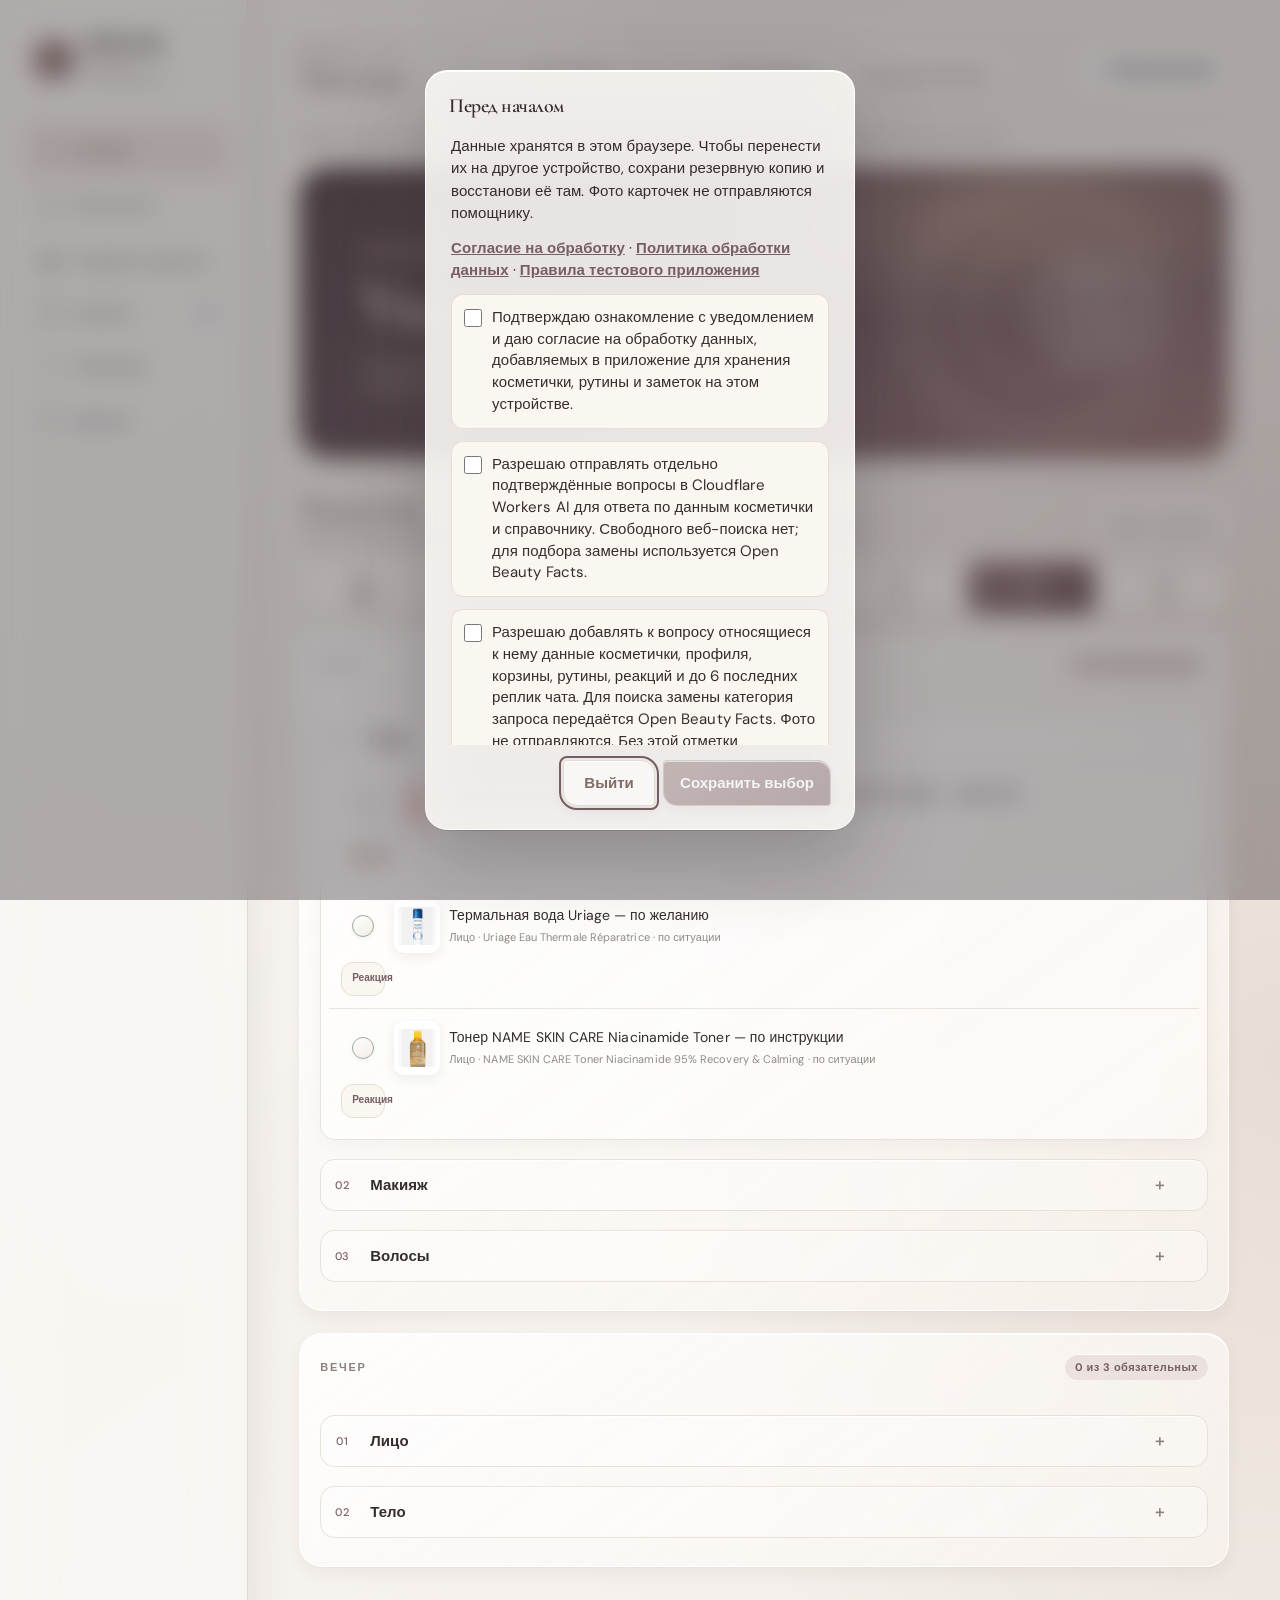
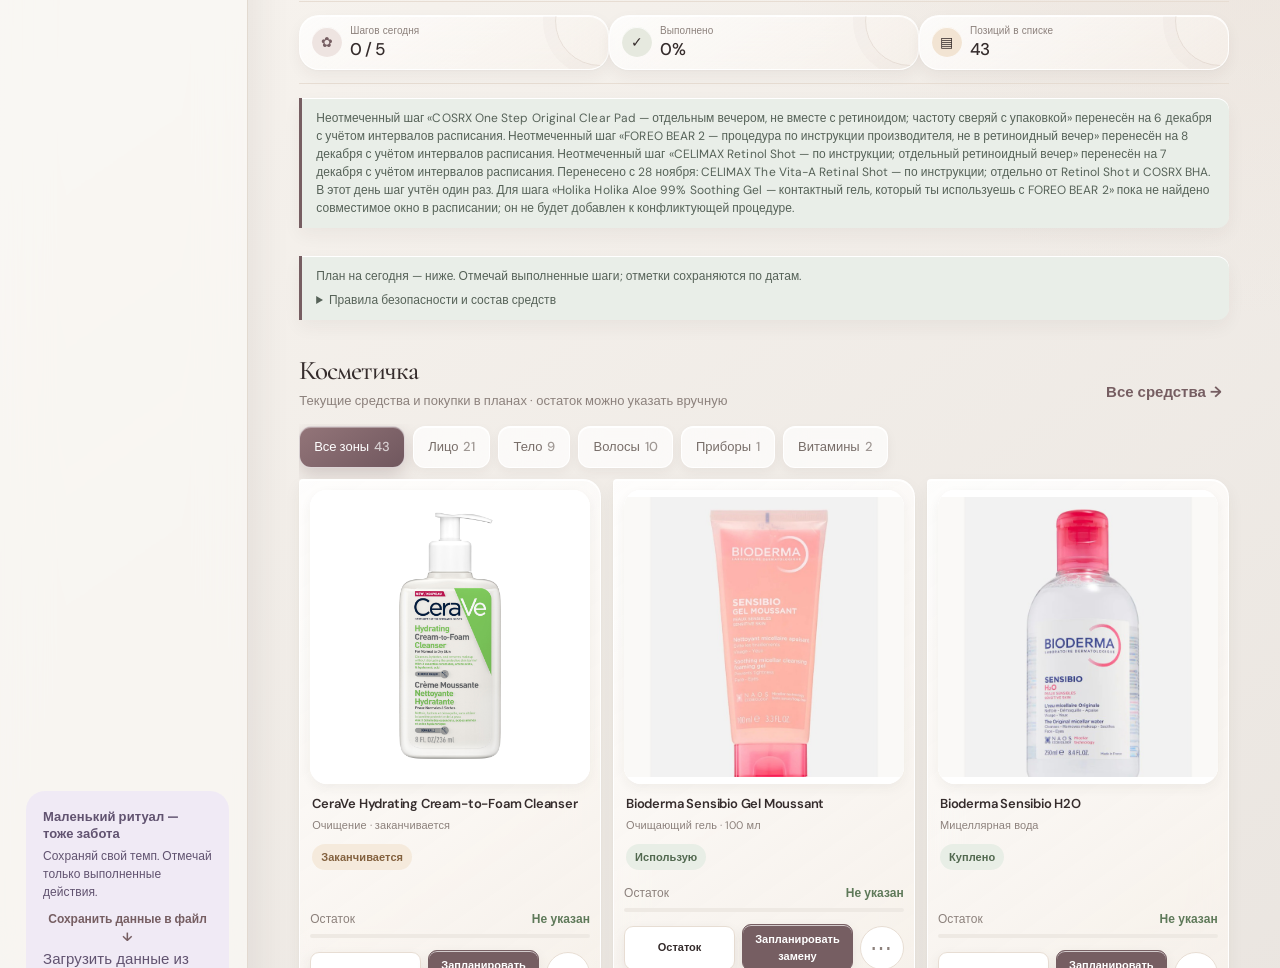
<file: index.html>
<!doctype html><html lang="ru"><head><meta charset="utf-8"><meta name="robots" content="noindex,nofollow"><meta http-equiv="refresh" content="0; url=personal/"><title>Мой уход</title></head><body><a href="personal/">Открыть</a></body></html>
</file>
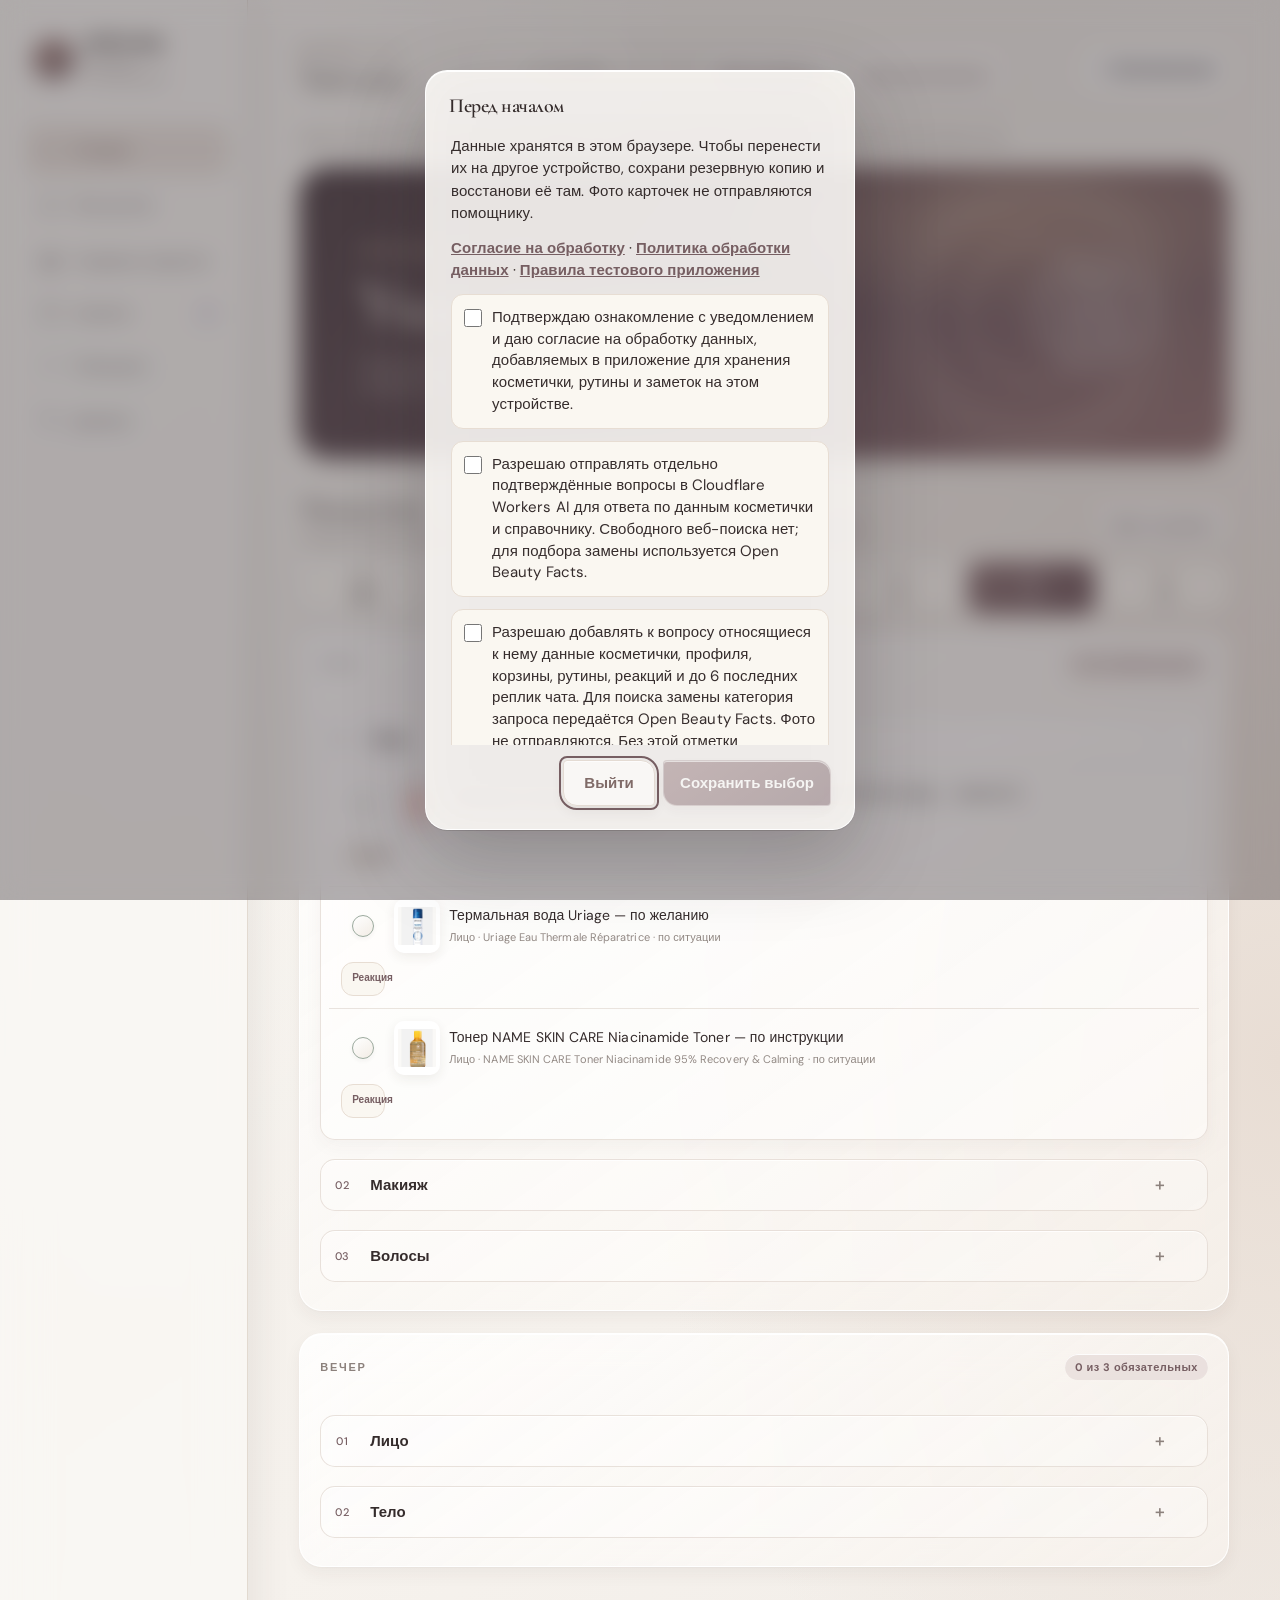
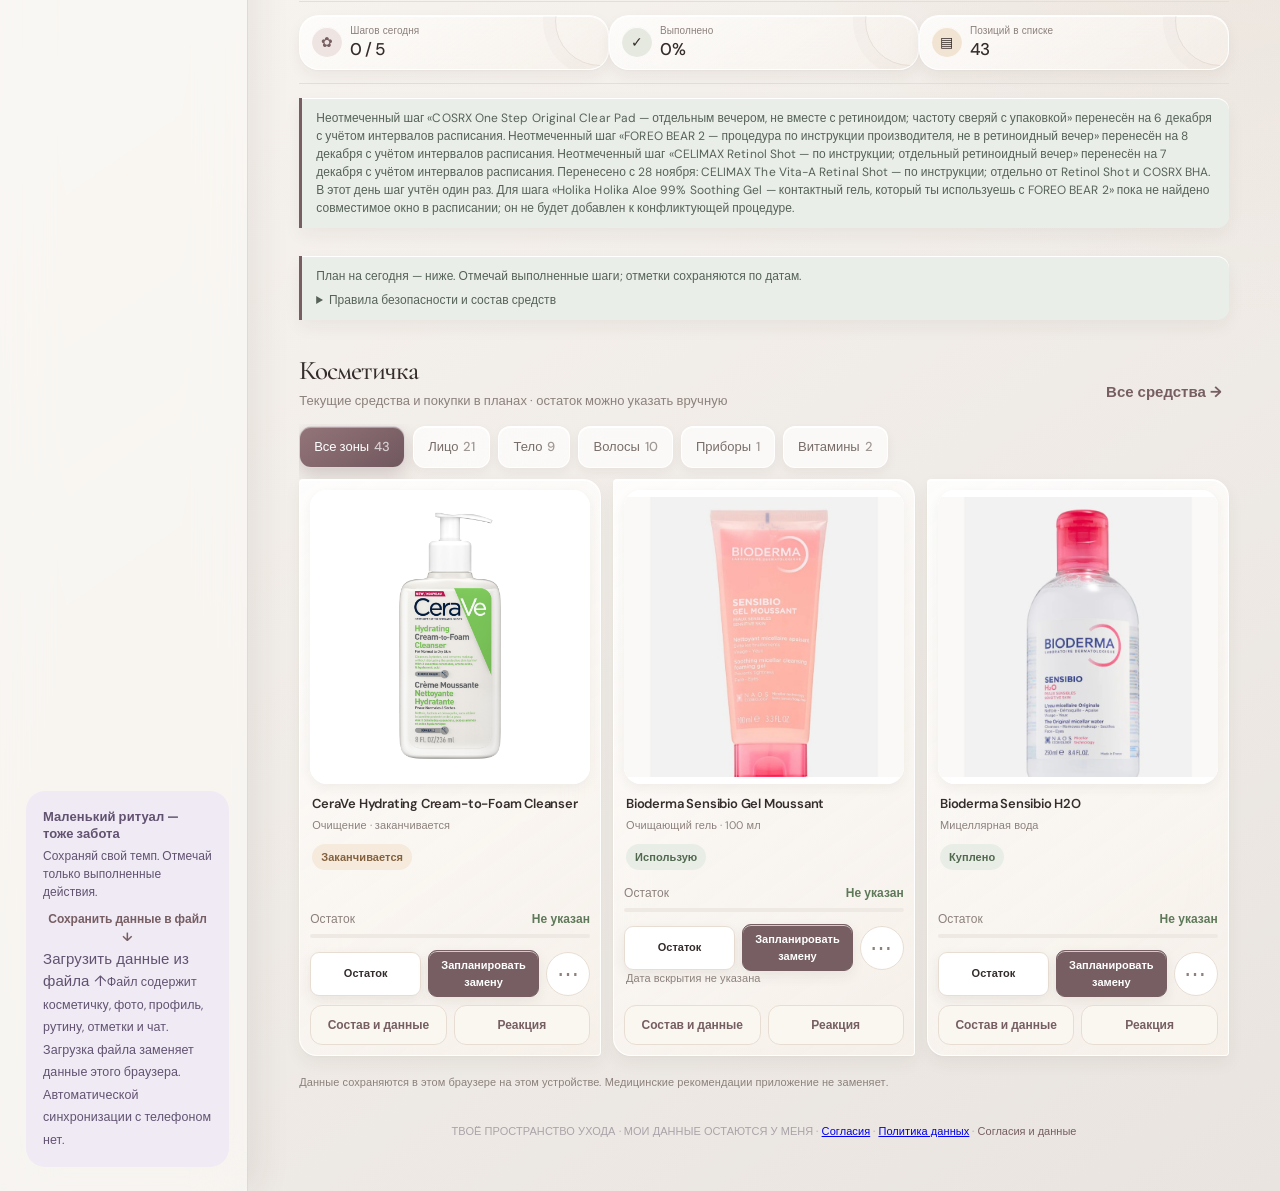
<file: personal/index.html>
<!doctype html>
<html lang="ru" data-storage-prefix="moyuhod-me" data-app-mode="personal" data-cloud="off" data-legal-base="../">
<head>
<meta name="robots" content="noindex,nofollow">
<base href="./">
<meta charset="utf-8">
<meta name="viewport" content="width=device-width,initial-scale=1">
<meta name="apple-mobile-web-app-capable" content="yes">
<meta name="apple-mobile-web-app-title" content="Мой уход · личное">
<link rel="apple-touch-icon" href="../icons/icon-180.png">
<link rel="manifest" href="../manifest-personal.webmanifest">
<meta name="theme-color" content="#f8f6f3">
<meta name="description" content="Личный органайзер ежедневного ухода, каталога средств и помощника по составам.">
<title>Мой уход — личный органайзер</title>
<style>
@import url('https://fonts.googleapis.com/css2?family=Cormorant+Garamond:wght@500;600;700&family=DM+Sans:wght@400;500;600;700&display=swap');
:root{--bg:#f8f6f3;--surface:#fff;--ink:#29272b;--muted:#89848b;--line:#ece8e4;--purple:#7d68a2;--purple-light:#eee9f6;--pink:#f1d8d7;--peach:#f4e4d4;--green:#e2ebdd;--green-ink:#5e7959;--blue:#e0ebef;--shadow:0 14px 40px rgba(58,45,64,.07);--radius:23px}*{box-sizing:border-box}body{margin:0;background:var(--bg);color:var(--ink);font:15px/1.5 'DM Sans',-apple-system,BlinkMacSystemFont,sans-serif}button,input,select,textarea{font:inherit}button{cursor:pointer}.app{max-width:1440px;min-height:100vh;margin:auto;display:grid;grid-template-columns:248px minmax(0,1fr)}aside{padding:30px 18px 24px 26px;border-right:1px solid var(--line);display:flex;flex-direction:column;gap:36px}.brand{display:flex;align-items:center;gap:11px;padding:0 8px}.brand-mark{height:42px;width:42px;border-radius:15px;display:grid;place-items:center;background:var(--purple);color:white;font-size:22px}.brand strong{font:700 18px DM Sans,sans-serif;letter-spacing:-.6px}.brand small{display:block;color:var(--muted);font-size:11px;letter-spacing:.04em}.nav{display:grid;gap:6px}.nav button{border:0;background:transparent;color:#716c73;display:flex;align-items:center;gap:13px;text-align:left;padding:12px 13px;border-radius:14px;font-weight:600}.nav button:hover{background:#f0edeb}.nav button.active{background:var(--purple-light);color:var(--purple)}.icon{font-size:19px;width:21px;text-align:center}.aside-bottom{margin-top:auto;border-radius:19px;background:#f0eaf5;padding:17px;color:#615370}.aside-bottom strong{display:block;font:700 13px DM Sans,sans-serif;margin-bottom:5px}.aside-bottom p{font-size:12px;line-height:1.5;margin:0}.aside-bottom button{border:0;background:transparent;padding:9px 0 0;color:var(--purple);font-weight:700;font-size:12px}.main{padding:32px clamp(20px,4vw,56px) 52px;min-width:0}.top{display:flex;justify-content:space-between;align-items:center;gap:16px;margin-bottom:27px}.eyebrow{font-size:11px;color:var(--muted);font-weight:700;letter-spacing:.11em;text-transform:uppercase}.top h1{margin:3px 0 0;font:700 clamp(24px,3vw,32px) DM Sans,sans-serif;letter-spacing:-1.3px}.today-pill{display:flex;align-items:center;gap:10px;padding:9px 14px;background:white;border:1px solid var(--line);border-radius:999px;color:#625e63;font-size:13px;font-weight:600}.today-pill span:first-child{font-size:17px}.view{display:none}.view.active{display:block}.welcome{position:relative;overflow:hidden;border-radius:28px;background:linear-gradient(115deg,#eee8f5 0%,#f3e9e7 55%,#f3e4d4 100%);padding:clamp(23px,4vw,38px);min-height:220px;display:flex;align-items:center;margin-bottom:22px}.welcome::after{content:'✿';position:absolute;right:6%;top:-52px;font-size:220px;line-height:1;color:#ffffff82;transform:rotate(-15deg);pointer-events:none}.welcome-copy{max-width:520px;position:relative;z-index:1}.welcome .eyebrow{color:#806f94}.welcome h2{font:700 clamp(25px,3vw,37px)/1.16 DM Sans,sans-serif;letter-spacing:-1.2px;margin:10px 0}.welcome p{max-width:420px;color:#6f6774;margin:0 0 18px}.primary,.secondary,.icon-btn{border:0;border-radius:12px;padding:11px 16px;font-weight:700}.primary{background:var(--purple);color:white}.primary:hover{background:#6b578f}.secondary{background:white;color:var(--purple);border:1px solid var(--line)}.icon-btn{background:#f6f4f2;color:#726c74;padding:8px 11px}.summary{display:grid;grid-template-columns:repeat(3,1fr);gap:12px;margin-bottom:22px}.summary-card{padding:17px 18px;background:white;border:1px solid var(--line);border-radius:18px;display:flex;align-items:center;gap:13px}.summary-icon{width:42px;height:42px;border-radius:14px;display:grid;place-items:center;font-size:19px}.summary-icon.p{background:var(--purple-light)}.summary-icon.r{background:var(--green)}.summary-icon.n{background:var(--peach)}.summary-card span{display:block;font-size:12px;color:var(--muted)}.summary-card strong{font:700 20px DM Sans,sans-serif;letter-spacing:-.5px}.section-head{display:flex;align-items:flex-end;justify-content:space-between;gap:12px;margin:27px 0 13px}.section-head h2,.view-title{font:700 21px DM Sans,sans-serif;letter-spacing:-.6px;margin:0}.section-head p{font-size:12px;color:var(--muted);margin:4px 0 0}.text-button{border:0;background:transparent;color:var(--purple);font-weight:700;padding:7px}.routine-columns{display:grid;grid-template-columns:1fr 1fr;gap:14px}.routine-card,.panel-card{background:white;border:1px solid var(--line);border-radius:20px;padding:19px}.routine-title{display:flex;justify-content:space-between;align-items:center;margin-bottom:8px}.routine-title h3{margin:0;font:700 15px DM Sans,sans-serif}.routine-title span{font-size:12px;color:var(--muted)}.routine-list{display:grid;gap:3px}.routine-group-title{margin:9px 0 2px;padding-top:7px;border-top:1px solid #f1eeeb;color:var(--purple);font:700 12px DM Sans,sans-serif}.routine-group-title:first-child{border-top:0;margin-top:2px}.routine-group{margin:7px 0;border:1px solid var(--line);border-radius:12px;background:#fff}.routine-group summary{padding:9px 12px;color:var(--purple);font:700 12px DM Sans,sans-serif;cursor:pointer;list-style:none}.routine-group summary::-webkit-details-marker{display:none}.routine-group summary::after{content:"⌄";float:right;color:var(--muted);transition:transform .15s}.routine-group[open] summary::after{transform:rotate(180deg)}.routine-group-steps{padding:0 10px 7px}.routine-block-mover{display:grid;gap:10px;margin:0 0 14px}.routine-block-mover strong{font:700 14px DM Sans,sans-serif}.routine-block-mover p{margin:3px 0 0;color:var(--muted);font-size:12px}.routine-mover-controls{display:flex;flex-wrap:wrap;gap:8px;align-items:center}.routine-mover-controls select{min-width:150px;border:1px solid var(--line);border-radius:10px;padding:9px 11px;background:#fff;color:var(--ink)}.step-order-controls{display:flex;align-items:center;gap:3px}.step-order-controls button{border:1px solid var(--line);border-radius:8px;background:#fff;color:#716c73;min-width:30px;height:30px}.step-order-controls button:disabled{opacity:.35;cursor:default}.step-edit{gap:7px}.step-edit .step-name{min-width:0}.routine-step{display:flex;gap:11px;align-items:flex-start;padding:10px 4px;border-bottom:1px solid #f3f0ed}.routine-step:last-child{border:0}.routine-step input{appearance:none;flex:0 0 20px;width:20px;height:20px;border:1.5px solid #d8d1db;border-radius:7px;margin:1px 0 0;cursor:pointer}.routine-step input:checked{background:var(--purple);border-color:var(--purple)}.routine-step input:checked::after{content:'✓';display:block;color:white;font-size:13px;text-align:center;line-height:18px}.routine-step label{flex:1;cursor:pointer}.routine-step.done label{color:#a49da5;text-decoration:line-through}.step-sub{display:block;color:var(--muted);font-size:11px;margin-top:1px}.empty{color:var(--muted);font-size:13px;padding:15px 3px}.product-grid{display:grid;grid-template-columns:repeat(3,minmax(0,1fr));gap:13px}.product-card{background:white;border:1px solid var(--line);border-radius:19px;padding:16px;min-width:0}.product-art{height:150px;border-radius:14px;display:grid;place-items:center;font-size:36px;margin-bottom:13px;position:relative;overflow:hidden}.product-art::after{content:'';position:absolute;width:90px;height:90px;border:1px solid #ffffff8a;border-radius:50%;right:-17px;top:-21px}.product-card h3{font:700 14px/1.35 DM Sans,sans-serif;margin:0 0 5px}.product-card p{font-size:12px;color:var(--muted);margin:0 0 12px;min-height:36px}.product-meta{font-size:11px;color:#756f77;margin-bottom:9px}.stock-row{display:flex;justify-content:space-between;align-items:center;font-size:11px;color:var(--muted)}.stock-row strong{color:#5e7959}.stock-track{height:7px;border-radius:10px;background:#f0eeec;margin:7px 0 9px;overflow:hidden}.stock-fill{height:100%;border-radius:10px;background:#94ae89;transition:width .2s}.stock-fill.unknown{width:0;background:#d7d0da}.product-actions{display:grid;grid-template-columns:repeat(4,minmax(0,1fr));gap:6px}.product-actions button{min-width:0;border:1px solid var(--line);background:#fff;border-radius:9px;padding:7px 4px;font-size:10px;font-weight:700;color:#68626b}.product-actions button:hover{border-color:#c8bbd7;color:var(--purple)}.category-tabs{display:flex;gap:8px;overflow:auto;padding:2px 0 11px}.category-tabs button{border:1px solid var(--line);background:white;color:#6f6970;padding:9px 14px;border-radius:999px;white-space:nowrap;font-size:13px;font-weight:700}.category-tabs button.active{background:var(--purple);border-color:var(--purple);color:white}.category-tabs .count{margin-left:5px;opacity:.7}.routine-manager{display:grid;grid-template-columns:1fr 1fr;gap:14px}.routine-manager .routine-card{padding:19px}.routine-controls{display:flex;gap:7px}.routine-controls button{border:1px solid var(--line);border-radius:9px;background:white;color:#6f6871;padding:7px 10px;font-size:11px;font-weight:700}.routine-controls button.selected{background:var(--purple-light);border-color:var(--purple-light);color:var(--purple)}.step-edit{display:flex;align-items:center;gap:10px;padding:10px 2px;border-bottom:1px solid #f3f0ed}.step-edit:last-child{border-bottom:0}.step-edit .step-name{flex:1}.step-edit strong{display:block;font-size:13px}.step-edit small{font-size:11px;color:var(--muted)}.step-edit button{border:0;background:transparent;color:#9b929b;font-size:16px;padding:5px}.note-form{display:grid;gap:11px;margin:15px 0 20px}.form-row{display:grid;grid-template-columns:1fr 1fr;gap:10px}.field{display:grid;gap:5px}.field label{color:var(--muted);font-size:12px;font-weight:700}.field input,.field select,.field textarea{border:1px solid var(--line);background:#fff;border-radius:11px;padding:10px 12px;color:var(--ink);width:100%}.field textarea{min-height:88px;resize:vertical}.journal-list{display:grid;gap:10px}.journal-entry{border:1px solid var(--line);border-radius:15px;padding:15px}.journal-entry-head{display:flex;justify-content:space-between;gap:8px;color:var(--muted);font-size:11px;margin-bottom:6px}.journal-entry strong{font-size:13px}.journal-entry p{margin:6px 0 0;white-space:pre-wrap}.modal-backdrop{position:fixed;inset:0;background:#1f1b2580;display:none;place-items:center;padding:16px;z-index:5}.modal-backdrop.open{display:grid}.modal{width:min(100%,430px);background:white;border-radius:22px;padding:23px;box-shadow:var(--shadow)}.modal h2{font:700 20px DM Sans,sans-serif;margin:0 0 15px}.modal-actions{display:flex;justify-content:flex-end;gap:8px;margin-top:15px}.modal-actions button{min-width:92px}.stock-input{width:100%;accent-color:var(--purple)}.toast{position:fixed;bottom:24px;left:50%;transform:translate(-50%,20px);background:#302b35;color:white;border-radius:12px;padding:10px 15px;font-size:13px;opacity:0;pointer-events:none;transition:.2s;z-index:7}.toast.show{opacity:1;transform:translate(-50%,0)}.mobile-nav{display:none}.privacy-note{color:var(--muted);font-size:11px;margin-top:18px}.footer{margin-top:32px;color:#aaa3a9;font-size:11px;text-align:center}
@media(max-width:1000px){.app{grid-template-columns:205px minmax(0,1fr)}aside{padding-left:18px}.product-grid{grid-template-columns:repeat(2,minmax(0,1fr))}}
@media(max-width:700px){.app{display:block;padding-bottom:76px}aside{display:none}.main{padding:22px 16px 35px}.top{margin-bottom:18px}.today-pill{font-size:11px;padding:8px 10px}.welcome{min-height:200px}.welcome::after{right:-30px;top:10px;font-size:150px}.summary{gap:7px}.summary-card{padding:11px 9px;gap:8px}.summary-icon{width:34px;height:34px;border-radius:11px;font-size:16px}.summary-card span{font-size:10px}.summary-card strong{font-size:16px}.routine-columns,.routine-manager{grid-template-columns:1fr}.product-grid{grid-template-columns:repeat(2,minmax(0,1fr));gap:9px}.product-card{padding:12px}.product-art{height:130px}.product-card h3{font-size:12px}.product-card p{font-size:11px}.mobile-nav{position:fixed;bottom:0;left:0;right:0;z-index:4;display:flex;justify-content:space-around;background:#fffefaed;backdrop-filter:blur(12px);border-top:1px solid var(--line);padding:8px 5px calc(8px + env(safe-area-inset-bottom))}.mobile-nav button{border:0;background:transparent;color:#89828a;display:grid;justify-items:center;gap:2px;font-size:9px;font-weight:700;padding:3px 3px;min-width:0}.mobile-nav button.active{color:var(--purple)}.mobile-nav .icon{font-size:18px}.form-row{grid-template-columns:1fr}.section-head h2,.view-title{font-size:19px}}
@media(max-width:380px){.product-grid{grid-template-columns:1fr}.summary-card{display:grid;text-align:center;justify-items:center}.summary-icon{margin:auto}}

.product-art.has-photo{padding:0;background:#fff;overflow:hidden}.product-art.has-photo::after{display:none}.product-art.has-photo img{width:100%;height:100%;object-fit:contain;display:block;border-radius:14px;background:#fff}.photo-source{position:absolute;right:7px;bottom:7px;z-index:2;border-radius:8px;background:#ffffffd9;color:#655677;padding:4px 7px;font:600 10px 'DM Sans',sans-serif;text-decoration:none}.photo-source:hover{text-decoration:underline}.product-art.empty-photo{cursor:pointer}.product-art.empty-photo::before{content:'Добавить фото';position:absolute;bottom:8px;right:9px;border-radius:9px;background:#ffffffd9;color:#6c5b84;padding:5px 8px;font:700 10px 'DM Sans',sans-serif;z-index:1}.product-actions button.photo-action{color:var(--purple)}
.mobile-nav button .icon{font-size:16px;width:auto}.basket-list,.assistant-chat{display:grid;gap:12px}.basket-card{background:#fff;border:1px solid var(--line);border-radius:20px;padding:18px;display:grid;grid-template-columns:minmax(0,1fr) auto;gap:12px;align-items:start}.basket-card h3{margin:0 0 5px;font:700 15px DM Sans,sans-serif}.basket-card p{margin:5px 0;color:var(--muted);font-size:12px}.basket-card .basket-status{font-weight:700;color:var(--purple)}.basket-actions{display:flex;flex-wrap:wrap;gap:7px;justify-content:flex-end}.basket-actions button{border:1px solid var(--line);background:#fff;border-radius:10px;padding:8px 10px;font-size:11px;font-weight:700;color:#6b6470}.basket-actions button.buy{background:var(--purple);color:white;border-color:var(--purple)}.basket-edit-grid{display:grid;gap:11px}.assistant-tabs{display:flex;gap:8px;overflow:auto;margin:16px 0}.assistant-tabs button{border:1px solid var(--line);border-radius:999px;background:#fff;padding:9px 14px;white-space:nowrap;color:#6b6470;font-weight:700}.assistant-tabs button.active{background:var(--purple);border-color:var(--purple);color:white}.assistant-pane{display:none}.assistant-pane.active{display:block}.scan-grid{display:grid;grid-template-columns:1fr 1fr;gap:14px}.scan-card,.assistant-box{background:#fff;border:1px solid var(--line);border-radius:20px;padding:18px}.scan-card h3,.assistant-box h3{font:700 16px DM Sans,sans-serif;margin:0 0 7px}.scan-card p,.assistant-box p{font-size:12px;color:var(--muted);margin:0 0 13px}.upload-label{display:inline-flex;align-items:center;justify-content:center;gap:8px;border-radius:11px;padding:10px 14px;background:var(--purple-light);color:var(--purple);font-weight:700;font-size:13px;cursor:pointer}.upload-label input{position:absolute;width:1px;height:1px;opacity:0;pointer-events:none}.scan-preview{width:100%;max-height:210px;object-fit:contain;border-radius:12px;margin-top:12px;background:#f7f4f0}.scan-status{font-size:12px;color:var(--muted);margin-top:8px;min-height:18px}.assistant-notice{border-radius:15px;background:#f5f1f7;color:#615370;padding:12px 14px;font-size:12px;margin:0 0 14px}.assistant-chat{max-height:440px;overflow:auto;margin-bottom:12px}.chat-message{max-width:92%;padding:12px 14px;border-radius:16px;font-size:13px;white-space:pre-wrap}.chat-message.bot{background:#f1edf6;justify-self:start}.chat-message.user{background:#e7eee2;justify-self:end}.chat-form{display:grid;gap:9px}.chat-form textarea,.composition-input{width:100%;min-height:118px;border:1px solid var(--line);border-radius:13px;padding:12px;color:var(--ink);resize:vertical;background:white}.analysis-result{background:#f7f4f8;border-radius:15px;padding:15px;margin-top:12px;font-size:13px;white-space:pre-wrap;line-height:1.55}.analysis-result strong{font-family:DM Sans,sans-serif}.photo-picker{display:none}.basket-count{display:inline-grid;place-items:center;min-width:18px;height:18px;padding:0 5px;margin-left:auto;border-radius:9px;background:#e8e1ef;color:var(--purple);font-size:10px}.nav button.active .basket-count{background:white;color:var(--purple)}
@media(max-width:700px){.scan-grid{grid-template-columns:1fr}.basket-card{grid-template-columns:1fr}.basket-actions{justify-content:flex-start}.assistant-chat{max-height:52vh}.product-actions button{font-size:9px;padding:7px 2px}}

/* COS-002: give the two home actions a clear, consistent vertical rhythm. */
.welcome-actions{display:grid;gap:16px;width:min(100%,300px);margin-top:18px}
.welcome-actions>button{width:100%;min-height:48px;margin:0}

/* Mobile layout: preserve comfortable tap targets and prevent narrow-screen overflow. */
@media(max-width:700px){
  html,body{width:100%;overflow-x:hidden}
  .app{width:100%;min-width:0}
  .main{padding:18px 14px calc(28px + env(safe-area-inset-bottom));}
  .top{align-items:flex-start;gap:8px;margin-bottom:18px}
  .top h1{font-size:clamp(22px,6vw,28px);line-height:1.2;letter-spacing:-.8px}
  .today-pill{flex:0 0 auto;padding:7px 9px;font-size:11px;gap:6px}
  .welcome{padding:23px 19px;min-height:unset;border-radius:22px}
  .welcome-copy{max-width:82%}
  .welcome h2{font-size:clamp(25px,7vw,33px)}
  .welcome p{font-size:13px}
  .summary{grid-template-columns:repeat(3,minmax(0,1fr));gap:7px}
  .summary-card{min-width:0;display:grid;justify-items:center;text-align:center;padding:10px 5px;gap:5px}
  .summary-card span{font-size:10px;line-height:1.25}
  .summary-card strong{font-size:15px;white-space:nowrap}
  .summary-icon{width:31px;height:31px}
  .section-head{align-items:stretch;flex-direction:column;gap:9px;margin:23px 0 12px}
  .section-head>button.primary{width:100%;min-height:44px}
  .section-head>button.text-button{align-self:flex-start}
  .routine-columns,.routine-manager{grid-template-columns:minmax(0,1fr);gap:10px}
  .routine-card,.panel-card,.scan-card,.assistant-box{padding:15px;border-radius:17px}
  .product-grid{grid-template-columns:repeat(2,minmax(0,1fr));gap:9px}
  .product-card{padding:11px;border-radius:16px}
  .product-art{height:clamp(105px,33vw,145px);margin-bottom:10px}
  .product-card h3{font-size:12px;overflow-wrap:anywhere}
  .product-card p{font-size:11px;min-height:0;overflow-wrap:anywhere}
  .product-actions{grid-template-columns:repeat(2,minmax(0,1fr));gap:6px}
  .product-actions button{min-height:38px;padding:6px 3px;font-size:10px;white-space:normal}
  .category-tabs{scroll-snap-type:x proximity;overscroll-behavior-inline:contain}
  .category-tabs button{scroll-snap-align:start;min-height:40px}
  .form-row{grid-template-columns:minmax(0,1fr);gap:10px}
  .field input,.field select,.field textarea,.chat-form textarea,.composition-input{font-size:16px;min-height:44px}
  .field textarea,.chat-form textarea,.composition-input{min-height:110px}
  .assistant-tabs{scroll-snap-type:x proximity;overscroll-behavior-inline:contain}
  .assistant-tabs button{scroll-snap-align:start;min-height:42px}
  .upload-label{min-height:44px}
  .scan-preview{max-height:250px}
  .basket-card{padding:14px;gap:10px}
  .basket-actions{display:grid;grid-template-columns:repeat(2,minmax(0,1fr));align-items:end}
  .basket-actions .field{grid-column:1/-1}
  .basket-actions button{min-height:42px}
  .mobile-nav{justify-content:flex-start;gap:0;overflow-x:auto;overscroll-behavior-inline:contain;padding:7px 2px calc(7px + env(safe-area-inset-bottom));}
  .mobile-nav button{flex:1 0 52px;min-width:52px;min-height:48px;font-size:9px;white-space:nowrap}
  .mobile-nav .icon{line-height:1.1}
  .modal-backdrop{align-items:end;padding:0;}
  .modal{width:100%;max-height:88dvh;overflow:auto;border-radius:22px 22px 0 0;padding:20px 17px calc(18px + env(safe-area-inset-bottom));}
  .modal-actions button{min-height:44px}
  .footer{padding-bottom:10px}
}
@media(max-width:380px){
  .main{padding-left:12px;padding-right:12px}
  .product-grid{grid-template-columns:minmax(0,1fr)}
  .product-art{height:180px}
  .product-actions{grid-template-columns:repeat(4,minmax(0,1fr))}
  .product-actions button{font-size:10px}
  .welcome-copy{max-width:88%}
  .today-pill span:first-child{display:none}
}
@media(prefers-reduced-motion:reduce){*,*::before,*::after{scroll-behavior:auto!important;animation-duration:.01ms!important;transition-duration:.01ms!important}}


.planner-intro{display:flex;align-items:center;justify-content:space-between;gap:20px;background:#f0eaf5;border:1px solid #e6deee;border-radius:20px;padding:20px;margin:16px 0}.planner-intro-copy{max-width:700px}.planner-intro strong{font:700 16px DM Sans,sans-serif}.planner-intro ol{margin:8px 0;padding-left:20px}.planner-intro li{margin:3px 0}.planner-intro p,.proposal-head p,.proposal-note{font-size:12px;color:var(--muted);margin:7px 0 0}.routine-proposal{background:#fff;border:1px solid var(--line);border-radius:20px;padding:20px;margin:14px 0}.routine-proposal[hidden]{display:none}.proposal-head h3{font:700 17px DM Sans,sans-serif;margin:0}.proposal-groups{display:grid;grid-template-columns:1fr 1fr;gap:12px;margin-top:14px}.proposal-group{background:#faf9f7;border-radius:15px;padding:14px}.proposal-group h4{margin:0 0 8px;font:700 14px DM Sans,sans-serif}.proposal-row{display:flex;align-items:flex-start;gap:9px;border-top:1px solid var(--line);padding:10px 2px;cursor:pointer}.proposal-row input{accent-color:var(--purple);margin-top:3px}.proposal-row strong,.proposal-row small{display:block}.proposal-row strong{font-size:13px}.proposal-row small{font-size:11px;color:var(--muted);margin-top:2px}.proposal-actions{display:flex;justify-content:flex-end;gap:8px;margin-top:15px}.proposal-note{border-radius:12px;background:#f8f6f3;padding:11px}.assistant-notice{line-height:1.55}
@media(max-width:700px){.planner-intro{align-items:flex-start;flex-direction:column}.planner-intro .primary{width:100%}.proposal-groups{grid-template-columns:1fr}.proposal-actions{flex-direction:column-reverse}.proposal-actions button{width:100%}}
.routine-functional-block{border-top:1px solid #f0ece8;padding-top:8px;margin-top:8px}.routine-functional-block:first-of-type{border-top:0;margin-top:0}.routine-block-head{display:flex;align-items:center;gap:8px;margin-bottom:2px}.routine-block-head strong{flex:1;font:700 13px DM Sans,sans-serif}.routine-drag-handle{border:1px solid var(--line);background:#fff;border-radius:9px;color:var(--purple);font-size:19px;line-height:1;min-width:36px;height:36px;touch-action:none;cursor:grab}.routine-drag-handle:active{cursor:grabbing}.routine-drag-instructions{font-size:12px;color:var(--muted);margin:0 0 10px}.routine-dragging{opacity:.4}.drop-target{outline:2px dashed var(--purple)!important;background:#f4effa!important;border-radius:12px}.step-edit[data-step-drop]{border-radius:10px;padding:8px 4px}
.routine-block-actions{display:flex;flex-wrap:wrap;gap:6px;padding:2px 0 6px}.routine-action-button{min-height:36px;padding:6px 10px;border:1px solid var(--line);border-radius:9px;background:#fff;color:var(--purple);font-size:11px;font-weight:700}.routine-action-button:hover{background:var(--purple-light)}.routine-undo{margin:0 0 12px}.routine-undo[hidden]{display:none}
@media(max-width:700px){.primary,.secondary,.icon-btn,.category-tabs button,.mobile-nav button{min-height:44px}.category-tabs{scrollbar-width:none}.routine-action-button{min-height:44px}.routine-drag-handle{min-width:44px;height:44px}.step-order-controls button{min-width:44px;height:44px}.product-actions{grid-template-columns:repeat(2,minmax(0,1fr))}.product-actions button{min-height:44px;font-size:11px;padding:8px 5px}.step-edit{display:grid;grid-template-columns:44px 24px minmax(0,1fr);align-items:start;gap:7px}.step-edit .step-name{min-width:0;overflow-wrap:anywhere}.step-order-controls{grid-column:3;justify-self:end;flex-wrap:wrap}.routine-block-head{flex-wrap:wrap}.routine-block-head strong{min-width:0}.routine-block-actions{padding:4px 0 8px}}
@media(max-width:380px){.main{padding-left:12px;padding-right:12px}.routine-card{padding:14px}.routine-action-button{padding:6px 8px;font-size:10px}.welcome-copy{max-width:100%}.welcome::after{opacity:.35}}
.history-controls{display:grid;grid-template-columns:repeat(2,minmax(0,1fr));gap:10px;margin:0 0 12px}.history-controls select{min-height:44px}
@media(max-width:420px){.history-controls{grid-template-columns:1fr}}

/* Quiet editorial finish: warm paper, hairline borders, muted botanical pattern. */
:root{--bg:#f5f2ed;--surface:#fcfbf8;--ink:#332e2d;--muted:#8c8380;--line:#e7e0d8;--purple:#806b68;--purple-light:#f0e9e4;--pink:#efe1dc;--peach:#f2e9dc;--green:#e8ece4;--green-ink:#65735e;--blue:#e7ecea;--shadow:0 12px 34px rgba(67,54,47,.045);--radius:20px}
body{background:radial-gradient(ellipse at 12% 0%,rgba(222,211,199,.19),transparent 36%),var(--bg);font-weight:400;letter-spacing:.005em}
.app{position:relative}
aside{background:rgba(250,248,244,.76);border-color:rgba(220,211,201,.8)}
.brand-mark{background:#88716d;border-radius:50%;width:39px;height:39px;font-size:20px}
.brand strong{font-weight:600;letter-spacing:-.35px}
.nav{gap:3px}.nav button{font-weight:500;border-radius:11px;transition:background .2s,color .2s}.nav button.active{background:#eee7e1;color:#735c59}.nav button:hover{background:#f2ede7}
.main{padding-top:35px}
.top h1,.welcome h2,.section-head h2,.view-title,.routine-title h3,.routine-manager .routine-title h3,.modal h2,.proposal-head h3,.proposal-group h4{font-family:'Cormorant Garamond',Georgia,serif;font-weight:600;letter-spacing:-.025em}
.top h1{font-size:clamp(30px,3.4vw,41px);line-height:1}
.eyebrow{font-size:10px;letter-spacing:.17em;font-weight:600;color:#948681}
.today-pill{background:rgba(252,251,248,.72);border-color:#e9e1d9;font-weight:500}
.welcome{min-height:250px;border-radius:4px 28px 4px 28px;background:linear-gradient(115deg,#eee8e5 0%,#f2ece7 54%,#eee7dc 100%);border:1px solid rgba(222,211,201,.65);box-shadow:inset 0 1px rgba(255,255,255,.65);padding:clamp(28px,4.5vw,52px);margin-bottom:30px}
.welcome::before{content:'';position:absolute;inset:0 0 0 auto;width:min(44%,380px);opacity:.29;background:repeating-radial-gradient(ellipse at 100% 50%,transparent 0 22px,rgba(137,112,103,.22) 23px 24px,transparent 25px 47px);mask-image:linear-gradient(90deg,transparent,#000 45%);pointer-events:none}
.welcome::after{content:'';top:50%;right:7%;width:190px;height:190px;border:1px solid rgba(139,115,104,.25);border-radius:50%;transform:translateY(-50%);background:radial-gradient(circle,transparent 0 43%,rgba(255,255,255,.3) 43.3% 43.8%,transparent 44.2% 64%,rgba(139,115,104,.16) 64.3% 64.8%,transparent 65.1%)}
.welcome-copy{max-width:590px}.welcome .eyebrow{color:#826d68}.welcome h2{font-size:clamp(38px,5vw,62px);line-height:.98;letter-spacing:-.035em;margin:12px 0}.welcome p{color:#756b67;max-width:430px;font-size:14px}
.primary,.secondary,.icon-btn{border-radius:4px 14px 4px 14px;font-weight:600;transition:background .2s,border-color .2s,transform .2s}.primary{background:#806b68}.primary:hover{background:#6f5b58;transform:translateY(-1px)}.secondary{background:rgba(252,251,248,.82);color:#806b68;border-color:#e4dbd3}
.summary{gap:15px;margin:0 0 31px}.summary-card{background:rgba(252,251,248,.78);border:0;border-top:1px solid #ded5cc;border-radius:0;padding:17px 10px;gap:12px}.summary-icon{width:34px;height:34px;border-radius:50%;font-size:16px}.summary-card strong{font-weight:500}.section-head{margin:34px 0 14px}.section-head h2,.view-title{font-size:clamp(27px,3vw,36px);line-height:1.03}.section-head p{font-size:13px}
.routine-card,.panel-card,.routine-proposal{background:rgba(252,251,248,.88);border:1px solid #e8e1d9;border-radius:4px 20px 4px 20px;box-shadow:0 4px 18px rgba(67,54,47,.025)}.routine-card,.panel-card{padding:22px}.routine-title{padding-bottom:13px;border-bottom:1px solid #e8e1d9;margin-bottom:12px}.routine-title h3{font-size:25px}.routine-title span{font-size:11px;letter-spacing:.04em}
.routine-group{border:0;border-top:1px solid #ebe4dd;border-radius:0;background:transparent;margin:0}.routine-group summary{padding:12px 3px;color:#725e5c;font-size:13px;font-weight:600}.routine-group-steps{padding:0 4px 5px}.routine-step{padding:13px 3px;border-color:#eee9e3;gap:13px}.routine-step input{border-radius:50%;border-color:#b8aaa2}.routine-step input:checked{background:#806b68;border-color:#806b68}.routine-step label{font-size:14px}.step-sub{font-size:11px;color:#928984}
.product-grid{gap:16px}.product-card{background:rgba(252,251,248,.9);border:1px solid #e8e1d9;border-radius:4px 20px 4px 20px;padding:15px;box-shadow:0 4px 16px rgba(67,54,47,.025);transition:transform .25s,box-shadow .25s}.product-card:hover{transform:translateY(-2px);box-shadow:0 12px 28px rgba(67,54,47,.07)}.product-art{border-radius:2px 14px 2px 14px;background-color:#f0ece7!important}.product-art::after{border-color:rgba(255,255,255,.74)}.product-card h3{font-weight:600;letter-spacing:-.015em}.product-card p{font-weight:400}.stock-track{background:#eee9e3}.stock-fill{background:#9aa18d}
.category-tabs button{background:transparent;border-color:#e3dbd3;color:#786e69;font-weight:500}.category-tabs button.active{background:#806b68;border-color:#806b68;color:#fff}.routine-controls button.selected{background:#f0e9e4;border-color:#f0e9e4;color:#735c59}
.assistant-notice{background:#f0ebe6;border:1px solid #e7ded6;border-radius:3px 14px 3px 14px;color:#665b57}.mobile-nav{background:rgba(250,248,244,.94);backdrop-filter:blur(16px);border-top:1px solid rgba(221,213,204,.9)}
@media(max-width:700px){.main{padding-top:20px}.welcome{min-height:225px;padding:27px 21px;border-radius:3px 22px 3px 22px;margin-bottom:24px}.welcome::before{width:55%;opacity:.23}.welcome::after{width:130px;height:130px;right:3%}.welcome-copy{max-width:88%}.welcome h2{font-size:clamp(38px,10vw,52px)}.summary{gap:5px;margin-bottom:26px}.summary-card{padding:12px 4px;border-radius:0}.summary-icon{width:29px;height:29px}.summary-card span{font-size:9px}.summary-card strong{font-size:16px}.section-head{margin-top:29px}.section-head h2,.view-title{font-size:30px}.routine-card,.panel-card,.scan-card,.assistant-box{border-radius:3px 17px 3px 17px}.product-card{border-radius:3px 15px 3px 15px}.product-art{border-radius:2px 11px 2px 11px}}
@media(prefers-reduced-motion:reduce){.product-card:hover,.primary:hover{transform:none}}
/* Second visual pass: a more atmospheric, tactile luxury treatment. */
:root{--bg:#f2eee8;--surface:#faf7f1;--ink:#352c2c;--muted:#8c817c;--line:#e7ddd3;--purple:#765e62;--purple-light:#eee4e1;--pink:#f0dedc;--peach:#f2e4d3;--green:#e6e9df;--green-ink:#5f6c57;--blue:#e1e8e7;--shadow:0 15px 42px rgba(67,47,45,.075)}
body{background-color:#f2eee8;background-image:radial-gradient(ellipse at 8% 8%,rgba(255,255,255,.78),transparent 36%),radial-gradient(ellipse at 96% 42%,rgba(223,207,192,.25),transparent 34%),repeating-linear-gradient(112deg,rgba(112,87,75,.018) 0 1px,transparent 1px 5px)}
.app{isolation:isolate}
aside{background:linear-gradient(180deg,rgba(251,248,243,.97),rgba(244,239,231,.94));box-shadow:8px 0 30px rgba(67,47,45,.035)}
.brand-mark{background:linear-gradient(145deg,#a17e78,#6e5559);box-shadow:inset 0 1px 1px rgba(255,255,255,.46),0 5px 14px rgba(87,60,62,.18);color:#fffaf3}
.main{padding-top:40px}
.top{margin-bottom:32px}.top h1{font-size:clamp(35px,4vw,48px)}
.today-pill{background:linear-gradient(135deg,#fffdf9,#f2e9df);box-shadow:0 5px 16px rgba(73,53,48,.06);border-color:#e8d9ca}
.welcome{min-height:306px;border:0;border-radius:5px 48px 5px 48px;padding:clamp(32px,5vw,66px);background:radial-gradient(ellipse at 82% 12%,rgba(213,184,148,.31),transparent 31%),radial-gradient(ellipse at 95% 110%,rgba(173,131,123,.34),transparent 44%),linear-gradient(118deg,#493d40 0%,#675257 52%,#786064 100%);box-shadow:0 22px 48px rgba(67,46,48,.18),inset 0 1px rgba(255,255,255,.14);margin-bottom:32px}
.welcome::before{inset:-10% 0 -10% auto;width:50%;opacity:.55;background:repeating-radial-gradient(ellipse at 95% 50%,transparent 0 25px,rgba(237,218,190,.15) 26px 27px,transparent 28px 53px);mask-image:linear-gradient(90deg,transparent,#000 38%)}
.welcome::after{right:8%;width:235px;height:235px;border-color:rgba(236,214,187,.42);box-shadow:0 0 0 20px rgba(236,214,187,.035),0 0 0 42px rgba(236,214,187,.025);background:radial-gradient(circle,transparent 0 42%,rgba(237,218,190,.38) 42.3% 42.8%,transparent 43.1% 64%,rgba(237,218,190,.29) 64.3% 64.8%,transparent 65.1%)}
.welcome-copy{max-width:620px}.welcome .eyebrow{color:#e5ccab}.welcome h2{color:#fbf5eb;font-size:clamp(48px,6.4vw,78px);line-height:.9;letter-spacing:-.045em;margin:17px 0 16px;text-shadow:0 3px 18px rgba(30,22,23,.13)}.welcome p{max-width:455px;color:rgba(250,242,232,.81);font-size:15px;line-height:1.7}.welcome .primary{background:linear-gradient(135deg,#ead8bc,#d5b992);color:#49383a;box-shadow:0 8px 22px rgba(31,22,22,.2)}.welcome .secondary{background:rgba(255,250,241,.12);border-color:rgba(255,246,232,.37);color:#fff8ee;backdrop-filter:blur(10px)}
.summary{gap:12px}.summary-card{position:relative;overflow:hidden;background:linear-gradient(145deg,rgba(255,253,249,.94),rgba(239,231,221,.88));border:1px solid rgba(222,210,197,.76);border-radius:5px 22px 5px 22px;box-shadow:0 9px 22px rgba(76,56,49,.055);padding:18px 16px}.summary-card::after{content:'';position:absolute;width:88px;height:88px;right:-37px;top:-40px;border:1px solid rgba(151,120,103,.16);border-radius:50%;box-shadow:0 0 0 12px rgba(151,120,103,.035)}.summary-icon{box-shadow:inset 0 1px rgba(255,255,255,.8)}
.section-head{margin-top:40px}.section-head h2,.view-title{font-size:clamp(34px,3.5vw,46px)}
.routine-card,.panel-card,.routine-proposal{position:relative;background:linear-gradient(145deg,rgba(255,254,250,.97),rgba(249,245,238,.96));border:1px solid rgba(223,214,204,.86);border-radius:5px 24px 5px 24px;box-shadow:0 13px 30px rgba(66,50,43,.055),inset 0 1px rgba(255,255,255,.8)}
.routine-card{padding:25px}.routine-title{border-bottom-color:#ded2c7}.routine-title h3{font-size:29px}.routine-group{border-top-color:#e5dcd3}.routine-group summary{font-size:14px;color:#6f5659;padding:14px 4px}.routine-group[open] summary{color:#92716d}.routine-step{padding:15px 4px;border-color:#ede5dc}.routine-step label{font-size:14px;line-height:1.55}.routine-step input{width:21px;height:21px;flex-basis:21px;background:linear-gradient(145deg,#fff,#f2ece5);box-shadow:0 2px 4px rgba(65,48,43,.05)}
.product-card{position:relative;background:linear-gradient(155deg,#fffefa,#f8f3ec);border:1px solid rgba(223,214,204,.92);border-radius:5px 24px 5px 24px;padding:15px;box-shadow:0 11px 25px rgba(66,50,43,.06),inset 0 1px rgba(255,255,255,.8)}.product-card:hover{transform:translateY(-4px);box-shadow:0 19px 35px rgba(66,50,43,.11)}.product-art{height:170px;border-radius:3px 17px 3px 17px;background-color:#eee8df!important;box-shadow:inset 0 0 0 1px rgba(137,111,96,.07)}.product-card h3{font-size:15px}.product-card p{line-height:1.55}.product-actions button{border-radius:3px 10px 3px 10px;background:linear-gradient(#fffefa,#f7f1e9)}
.category-tabs button{background:rgba(255,253,248,.78);box-shadow:0 3px 9px rgba(77,59,48,.035)}.category-tabs button.active{box-shadow:0 7px 16px rgba(88,60,61,.2)}
.assistant-notice{background:linear-gradient(115deg,#f1e8e1,#f6f0e8);border:1px solid #e6d9cd;box-shadow:inset 0 1px rgba(255,255,255,.7)}
.mobile-nav{background:rgba(249,246,240,.94);box-shadow:0 -8px 26px rgba(65,49,43,.06)}
.cloud-sync-status{font-size:12px;color:var(--muted,#7b7480);margin:-14px 0 18px;padding:0 2px}
@media(max-width:700px){.main{padding-top:22px}.top{margin-bottom:23px}.welcome{min-height:285px;border-radius:4px 31px 4px 31px;padding:31px 23px}.welcome::before{width:68%;opacity:.44}.welcome::after{width:150px;height:150px;right:0;top:32%}.welcome-copy{max-width:100%}.welcome h2{font-size:clamp(47px,12vw,66px);max-width:330px}.welcome p{max-width:300px;font-size:13px}.summary-card{padding:12px 4px;border-radius:4px 14px 4px 14px}.summary-card::after{width:54px;height:54px;right:-28px;top:-27px}.section-head{margin-top:32px}.section-head h2,.view-title{font-size:35px}.routine-card,.panel-card,.scan-card,.assistant-box{border-radius:4px 20px 4px 20px;padding:17px}.routine-title h3{font-size:27px}.product-grid{gap:11px}.product-card{border-radius:4px 16px 4px 16px}.product-art{height:clamp(118px,37vw,160px);border-radius:3px 12px 3px 12px}}
@media(max-width:380px){.welcome{min-height:265px}.welcome h2{font-size:46px}.welcome::after{width:118px;height:118px;right:-12px}}
</style>
<style>[data-cloud="off"] #cloudDelete,[data-cloud="off"] #cloudLogout,[data-cloud="off"] #cloudSyncStatus,[data-cloud="off"] #cloudSidebarHint{display:none!important}[data-cloud="on"] #localOnlyNotice{display:none!important}</style>
<link rel="stylesheet" href="../care-features.css?v=20261031-1">
<link rel="stylesheet" href="../care-notifications.css?v=20261031-1">
</head>
<body>
<div class="app">
<aside>
  <div class="brand"><div class="brand-mark">✿</div><div><strong>мой уход</strong><small>ЛИЧНЫЙ ОРГАНИЗАТОР</small></div></div>
  <nav class="nav" aria-label="Главная навигация">
    <button class="active" data-view="home"><span class="icon">⌂</span>Сегодня</button>
    <button data-view="routine"><span class="icon">◷</span>Моя рутина</button>
    <button data-view="products"><span class="icon">▤</span>Уходовые средства</button>
    <button data-view="basket"><span class="icon bag-icon" aria-hidden="true"></span>Корзина <span class="basket-count" id="basketCountNav">0</span></button>
    <button data-view="assistant"><span class="icon">✧</span>Помощник</button>
    <button data-view="journal"><span class="icon">✎</span>Дневник</button>
  </nav>
  <div class="aside-bottom"><strong>Маленький ритуал — тоже забота</strong><p>Сохраняй свой темп. Отмечай только выполненные действия.</p><div class="data-actions"><button id="exportData">Сохранить данные в файл ↓</button><label class="import-data" for="importData">Загрузить данные из файла ↑</label><input id="importData" type="file" accept="application/json,.json" hidden><small>Файл содержит косметичку, фото, профиль, рутину, отметки и чат. Загрузка файла заменяет данные этого браузера. Автоматической синхронизации с телефоном нет.</small></div></div>
</aside>
<main class="main">
  <header class="top"><div><div class="eyebrow" id="helloDate">ТВОЁ ПРОСТРАНСТВО УХОДА</div><h1 id="pageTitle">Твой день</h1></div><div class="today-pill"><span>☼</span><span id="longDate"></span></div></header>

  <p class="cloud-sync-status" id="localOnlyNotice">Данные хранятся в этом браузере. Чтобы перенести их на другое устройство, сохрани резервную копию и восстанови её там.</p>
  <section class="view active" id="view-home">
    <div class="welcome"><div class="welcome-copy"><div class="eyebrow">ТВОЙ ЛИЧНЫЙ ПЛАН УХОДА</div><h2>Уход на сегодня</h2><p>Только шаги на этот день. Отмечай выполненное по мере готовности; необязательные действия можно пропустить.</p><div class="welcome-actions"><button class="primary" id="startScanningHome">＋ Добавить средство</button><button class="secondary" id="buildRoutineHome">Изменить план недели</button></div></div><div class="welcome-progress" aria-live="polite"><span>Сделано</span><strong id="heroProgress">0 / 0</strong><small>шагов сегодня</small></div></div>
    <div class="summary">
      <div class="summary-card"><div class="summary-icon p">✿</div><div><span>Шагов сегодня</span><strong id="todayCount">0 / 0</strong></div></div>
      <div class="summary-card"><div class="summary-icon r">✓</div><div><span>Выполнено</span><strong id="doneCount">0%</strong></div></div>
<div class="summary-card"><div class="summary-icon n">▤</div><div><span>Позиций в списке</span><strong id="productCount">0</strong></div></div>
    </div>
    <div class="assistant-notice">План на сегодня — ниже. Отмечай выполненные шаги; отметки сохраняются по датам.<details><summary>Правила безопасности и состав средств</summary><p>Ретиноиды используй в разные вечера по инструкции и не сочетай в один вечер с COSRX BHA. При раздражении сделай паузу. Для FOREO BEAR 2 используй только подтверждённый тобой Holika Holika Aloe 99% Soothing Gel и следуй инструкции производителя. Частоту пилингов кожи головы и добавок сверяй с упаковкой.</p></details></div>
    <div class="section-head"><div><h2>Твоя рутина</h2><p id="homeRoutineDateLabel">Сегодня · можно отмечать в течение дня</p></div><button class="text-button" data-go="routine">Настроить →</button></div>
    <div class="home-week-picker" id="homeWeekPicker" role="group" aria-label="Выбрать день недели"></div>
    <div class="assistant-notice" id="routineAutoNotice" hidden aria-live="polite"></div>
    <div class="routine-columns">
      <article class="routine-card"><div class="routine-title"><h3>Утро</h3><span id="amSummary">0 шагов</span></div><div class="routine-list" id="homeAm"></div></article>
      <article class="routine-card"><div class="routine-title"><h3>Вечер</h3><span id="pmSummary">0 шагов</span></div><div class="routine-list" id="homePm"></div></article>
    </div>
    <div class="section-head"><div><h2>Косметичка</h2><p>Текущие средства и покупки в планах · остаток можно указать вручную</p></div><button class="text-button" data-go="products">Все средства →</button></div>
    <div class="category-tabs" id="homeCats"></div><div class="product-grid" id="homeProducts"></div>
    <p class="privacy-note">Данные сохраняются в этом браузере на этом устройстве. Медицинские рекомендации приложение не заменяет.</p>
  </section>
  <section class="view" id="view-routine"><div class="section-head"><div><h2 class="view-title">Моя ежедневная рутина</h2><p>Смотри план на каждый день и меняй его, если твой график отличается.</p></div><button class="secondary" type="button" data-go="home">← К сегодняшней рутине</button></div><div class="section-head"><div><h2>Расписание недели</h2><p>Выбери день, чтобы посмотреть его план. Галочки выполнения ставь в разделе «Сегодня».</p></div></div><p class="routine-drag-instructions">Шаги можно перемещать кнопками или перетаскиванием за ≡. Перенос блока действует на все дни его расписания.</p><button class="secondary routine-undo" id="undoRoutineChange" type="button" hidden>↶ Отменить последнее изменение</button><div class="category-tabs routine-day-tabs" id="routineDayTabs"></div><div class="category-tabs" id="routineCats"></div><div class="routine-manager" id="routineManager"></div></section>
  <section class="view" id="view-products"><div class="section-head"><div><h2 class="view-title">Мои уходовые средства</h2><p>Лицо, тело, волосы и витамины — всё в одном месте.</p></div><div class="routine-controls"><button class="secondary" id="showArchive">Архив 0</button><button class="primary" id="addProduct">＋ Добавить средство</button></div></div><div id="activeProductsPanel"><div class="category-tabs" id="productCats"></div><div class="form-row" style="margin:0 0 14px"><div class="field"><label for="productSearch">Найти средство</label><input id="productSearch" type="search" placeholder="Начни вводить название…"></div><div class="field"><label for="productStatusFilter">Статус</label><select id="productStatusFilter"><option value="all">Все статусы</option><option>Использую</option><option>Куплено</option><option>Заканчивается</option><option>Закончилось</option><option>Отложено</option><option>Пробники</option><option>Наличие уточнить</option><option>Марка уточняется</option></select></div></div><div class="product-grid" id="allProducts"></div><p class="privacy-note">Остаток не измеряется автоматически. Укажи примерный уровень — приложение запомнит его.</p><p class="privacy-note">Добавленные фото остаются в браузере этого устройства. Галерея откроется только после твоего нажатия; приложение получит доступ лишь к выбранному снимку. Перед очисткой браузера сохрани резервную копию.</p></div><div id="archivePanel" hidden><div class="assistant-notice">Здесь хранятся средства, которые отложены или уже использованы. Их можно вернуть в библиотеку в любой момент.</div><div class="product-grid" id="archivedProducts"></div></div></section>
  <section class="view" id="view-basket"><div class="section-head"><div><h2 class="view-title">Корзина будущих покупок</h2><p>Записывай, что хочешь купить и какое средство это заменит.</p></div><button class="primary" id="addBasketItem">＋ Добавить в корзину</button></div><div class="assistant-notice">Позиции здесь — планы или кандидаты, а не подтверждённые покупки. После покупки перенеси товар в косметичку.</div><div class="basket-list" id="basketList"></div></section>
  <section class="view" id="view-assistant"><div class="section-head"><div><h2 class="view-title">Помощник собирает твою рутину</h2><p>Твоя библиотека средств — основа ежедневного плана.</p></div></div><div class="planner-intro"><div class="planner-intro-copy"><strong>Как это работает</strong><ol><li>Сканируй свои продукты и проверь распознанные названия.</li><li>Укажи тип средства и время использования по его инструкции.</li><li>Посмотри черновик, поправь его и добавь в ежедневную рутину.</li></ol><p>Библиотека, фото и план хранятся в браузере на этом устройстве. Составитель сортирует только те средства и время, с подтверждёнными средствами и выбранным временем; он не ставит диагноз и не определяет совместимость ингредиентов.</p></div><button class="primary" id="buildRoutine">Составить план из моей библиотеки</button></div><div class="routine-proposal" id="routineProposal" hidden></div><div class="assistant-notice">Сканирование помогает заполнить библиотеку, но название и тип нужно проверить вручную. Разбор INCI — справка по ограниченному словарю, не медицинская оценка.</div><div class="assistant-tabs"><button class="active" data-assistant-tab="chat">Чат</button><button data-assistant-tab="scanner">Сканер продукта</button><button data-assistant-tab="inci">Сканер состава</button></div>
    <section class="assistant-pane active" id="assistant-chat-pane"><div class="assistant-chat" id="assistantChat"></div><form class="chat-form" id="assistantChatForm"><textarea id="assistantMessage" placeholder="Спроси о средстве или вставь сюда INCI…" required></textarea><div><button class="primary" type="submit">Отправить</button><button class="secondary" type="button" id="chatAnalyze">Разобрать как состав</button></div></form></section>
    <section class="assistant-pane" id="assistant-scanner-pane"><div class="scan-grid"><article class="scan-card"><h3>Сфотографировать продукт</h3><p>Выбери фото или открой камеру. Снимок сохранится в карточке после добавления.</p><label class="upload-label">◎ Снять или выбрать фото<input id="scanProductImage" type="file" accept="image/*"></label><img class="scan-preview" id="productScanPreview" alt="Предпросмотр упаковки" hidden><div class="scan-status" id="productScanStatus"></div><details id="productOcrDetails" hidden><summary>Распознанный текст — проверь вручную</summary><textarea id="productOcrText" class="composition-input" readonly></textarea></details></article><article class="scan-card"><h3>Найти штрихкод</h3><p>Сканер попробует прочитать код с фото. Внешняя база товаров не подключена, поэтому название можно ввести вручную.</p><div class="field"><label for="scanBarcode">Штрихкод</label><input id="scanBarcode" inputmode="numeric" placeholder="Появится после распознавания"></div><div class="scan-status" id="barcodeStatus"></div></article></div><div class="panel-card" style="margin-top:14px"><div class="note-form"><div class="form-row"><div class="field"><label for="scanProductName">Название продукта</label><input id="scanProductName" placeholder="Проверь название с упаковки"></div><div class="field"><label for="scanProductCategory">Зона</label><select id="scanProductCategory" required><option value="" selected>Выбери зону</option><option value="face">Лицо</option><option value="body">Тело</option><option value="hair">Волосы</option><option value="vitamins">Витамины</option></select></div></div><div class="form-row"><div class="field"><label for="scanProductRole">Тип средства</label><select id="scanProductRole"><option value="other">Выбрать позже</option><option value="cleanser">Очищение</option><option value="toner">Тоник / эссенция</option><option value="serum">Сыворотка / активный уход</option><option value="moisturizer">Крем / увлажнение</option><option value="spf">Солнцезащита</option><option value="body_cleanser">Очищение тела</option><option value="body_care">Уход за телом</option><option value="shampoo">Шампунь</option><option value="conditioner">Кондиционер / маска для волос</option><option value="hair_leavein">Несмываемый уход</option><option value="vitamins">Витамины / добавка</option></select></div><div class="field"><label for="scanProductRoutineTime">Когда использовать?</label><select id="scanProductRoutineTime"><option value="none">Пока не включать в план</option><option value="am">Утром · как указано на упаковке</option><option value="pm">Вечером · как указано на упаковке</option><option value="both">Утром и вечером · если это разрешено инструкцией</option><option value="schedule">По отдельному графику / инструкции</option></select></div></div><div class="field"><label for="scanProductStatus">Статус</label><select id="scanProductStatus"><option>Использую</option><option>Куплено</option><option>Заканчивается</option><option>В планах</option></select></div><button class="primary" id="saveScannedProduct" type="button">Сохранить средство в библиотеку</button></div></div></section>
    <section class="assistant-pane" id="assistant-inci-pane"><div class="scan-grid"><article class="scan-card"><h3>Сфотографировать состав</h3><p>При первом распознавании понадобится интернет для загрузки OCR-движка и языковых моделей. Фото обрабатывается в браузере и не отправляется; распознанный текст проверь перед разбором.</p><label class="upload-label">◎ Снять или выбрать фото<input id="scanInciImage" type="file" accept="image/*"></label><img class="scan-preview" id="inciScanPreview" alt="Фото состава" hidden><div class="scan-status" id="inciScanStatus"></div></article><article class="scan-card"><h3>Вставить INCI</h3><textarea id="inciText" class="composition-input" placeholder="Aqua, Glycerin, Niacinamide…"></textarea><button class="primary" id="analyzeInci" type="button" style="margin-top:9px">Разобрать состав</button><div class="analysis-result" id="inciAnalysis" hidden></div></article></div></section>
  </section>
  <section class="view" id="view-journal"><div class="section-head"><div><h2 class="view-title">Дневник ухода</h2><p>Записывай свои наблюдения и заметки о рутине.</p></div></div><form class="note-form" id="journalForm"><div class="form-row"><div class="field"><label for="journalArea">Зона ухода</label><select id="journalArea"><option value="face">Лицо</option><option value="body">Тело</option><option value="hair">Волосы</option><option value="general">Общее</option></select></div><div class="field"><label for="journalDate">Дата</label><input id="journalDate" type="date" required></div></div><div class="field"><label for="journalText">Заметка</label><textarea id="journalText" placeholder="Какие средства использованы? Какие ощущения?" required></textarea></div><div><button class="primary" type="submit">Сохранить заметку</button></div></form><div class="section-head"><div><h2>Использованные средства</h2><p>Фактические отметки по дням; запись не доказывает причину реакции.</p></div></div><div class="history-controls"><label class="field"><span>Период</span><select id="historyWindow"><option value="7">7 дней</option><option value="14">14 дней</option><option value="30" selected>30 дней</option></select></label><label class="field"><span>Средство</span><select id="historyProductFilter"><option value="all">Все средства</option></select></label></div><div class="journal-list" id="usageHistoryList"></div><div class="section-head"><div><h2>Мои заметки</h2></div><button class="text-button" id="clearJournal">Очистить</button></div><div class="journal-list" id="journalList"></div></section>
  <div class="footer">ТВОЁ ПРОСТРАНСТВО УХОДА · МОИ ДАННЫЕ ОСТАЮТСЯ У МЕНЯ</div>
</main>
<nav class="mobile-nav" aria-label="Нижняя навигация"><button class="active" data-view="home"><span class="icon">⌂</span>Сегодня</button><button data-view="routine"><span class="icon">◷</span>Рутина</button><button data-view="products"><span class="icon">▤</span>Средства</button><button data-view="basket"><span class="icon bag-icon" aria-hidden="true"></span>Корзина</button><button data-view="assistant"><span class="icon">✧</span>Помощник</button><button data-view="journal"><span class="icon">✎</span>Дневник</button></nav>
</div>
<div class="modal-backdrop" id="modalBackdrop" role="dialog" aria-modal="true" aria-labelledby="modalTitle"><div class="modal"><h2 id="modalTitle"></h2><div id="modalContent"></div><div class="modal-actions" id="modalActions"></div></div></div><div class="toast" id="toast" role="status"></div>
<script>
const CATS={face:{label:'Лицо',icon:'◉',color:'#eee8f5',emoji:'◉'},body:{label:'Тело',icon:'♡',color:'#f5e5d8',emoji:'♡'},hair:{label:'Волосы',icon:'〰',color:'#e2ebdd',emoji:'〰'},devices:{label:'Приборы',icon:'⌁',color:'#e6ece9',emoji:'⌁'},vitamins:{label:'Витамины',icon:'✦',color:'#f7edcb',emoji:'✦'},general:{label:'Общее',icon:'✧'}};
const SEED_PRODUCTS=[
 ['cerave-cleanser','CeraVe Hydrating Cream-to-Foam Cleanser','face','Очищение · заканчивается','Заканчивается'],
 ['bioderma-cleanser','Bioderma Sensibio Gel Moussant','face','Очищающий гель · 100 мл','Использую'],
 ['bioderma-micellar','Bioderma Sensibio H2O','face','Мицеллярная вода','Куплено'],
 ['avene-water','Avène термальная вода','face','Термальная вода','Куплено'],
    ['uriage-water','Uriage Eau Thermale Réparatrice','face','Термальная вода · 300 мл','Использую'],
 ['name-toner','NAME SKIN CARE Toner Niacinamide 95% Recovery & Calming','face','Тонер · 250 мл','Использую'],
 ['cerave-pm','CeraVe PM Facial Moisturizing Lotion','face','Увлажняющий лосьон · заканчивается','Заканчивается'],
 ['teana-sp5','TEANA SP5 «Круговая подтяжка лица дома»','face','Сыворотка с пептидами · отмечена в чате как планируемая покупка','В планах'],
 ['celimax-retinol','CELIMAX Retinol Shot Tightening Serum','face','Сыворотка · 30 мл · по заметке на упаковке ретинол 0,1%','Использую'],
 ['celimax-retinal','CELIMAX The Vita-A Retinal Shot Tightening Booster','face','Бустер · 15 мл','Использую'],
 ['celimax-samples','CELIMAX The Vita-A 7 Days Kit','face','Пробники к Retinol Shot и Retinal Shot · закончились','Закончилось'],
 ['estelare-mask','Institute Estelare Collagen Complex','face','Трансдермальная гидрогелевая маска · отмечена в чате как планируемая покупка','В планах'],
 ['urea-mask','Ночная маска с мочевиной','face','Концентрация не указана','Куплено'],
 ['darling-mask','DARLING* Thirst Aid Kit','face','Набор из 5 увлажняющих масок · отмечен в чате как планируемая покупка','В планах'],
 ['darling-clear-waters','DARLING* Clear Waters','face','Тканевая маска для лица · планируемая покупка по фото','В планах'],
 ['darling-quickie','DARLING* The Quickie 5 Minute','face','Тканевая маска для лица · планируемая покупка по фото','В планах'],
 ['cosrx-pads','COSRX One Step Original Clear Pad','face','Пэды · на упаковке указано BHA','Использую'],
 ['holika-aloe','Holika Holika Aloe 99% Soothing Gel','face','Успокаивающий гель · пользователь использует с FOREO BEAR 2','Куплено'],
 ['foreo','FOREO Bear 2','face','Микротоковый прибор','Куплено'],
 ['teana-d1','TEANA D1 «Завтрак для кожи»','face','Ампульная сыворотка · общий остаток TEANA D1/D2/A6/N4: 9 флакончиков на все наборы','Использую'],
 ['teana-d2','TEANA D2 «Моментальный лифтинг»','face','Ампульная сыворотка · общий остаток TEANA D1/D2/A6/N4: 9 флакончиков на все наборы','Использую'],
 ['teana-a5','TEANA A5 «Морские минералы»','face','Ампульная сыворотка · отмечена в чате как планируемая покупка','В планах'],
 ['teana-a6','TEANA A6 «Суперувлажнение»','face','Ампульная сыворотка · общий остаток TEANA D1/D2/A6/N4: 9 флакончиков на все наборы','Использую'],
 ['teana-n4','TEANA N4 «Снежная королева»','face','Ампульная сыворотка · 10 ампул по 2 мл · общий остаток TEANA D1/D2/A6/N4: 9 флакончиков на все наборы','Использую'],
    ['heimish-base','Heimish Artless Glow Base SPF50+ PA+++','face','База под макияж · заявлен SPF','Куплено'],
 ['missha-bb','Missha M Perfect Cover BB №23','face','BB-крем · оттенок №23','Использую'],
 ['erborian-bb','Erborian BB Crème au Ginseng, Nude','face','BB-крем · оттенок Nude','Использую'],
 ['catrice-concealer','CATRICE Liquid Camouflage High Coverage Concealer','face','Водостойкий консилер · оттенок не указан','Использую'],
 ['kiko-blush','KIKO MILANO Velvet Touch Creamy Stick Blush','face','Кремовые румяна-стик · оттенок не указан','Использую'],
 ['sheny-stick','SHÉNY Makeup Stick Professional','face','Кремовый скульптор · оттенок не указан','Использую'],
 ['atoderm-oil','Bioderma Atoderm Shower Oil','body','Масло для душа · дома','Использую'],
 ['jmella-shower','Jmella гель для душа','body','Гель для душа · в спортзале','Использую'],
 ['zr-shower','Zelinski & Rozen гель для душа','body','Гель для душа · в спортзале','Использую'],
 ['lipikar-lait','La Roche-Posay Lipikar Lait','body','Уход за телом · дома','Использую'],
 ['jmella-lotion','Jmella лосьон для тела','body','Лосьон · в спортзале','Использую'],
 ['chanel-lotion','Chanel лосьон для тела','body','Лосьон · в спортзале','Использую'],
 ['floresan-warm','Floresan согревающий с перцем','body','Пауза: сейчас не хожу в зал','Отложено'],
 ['floresan-cool','Floresan охлаждающий с ментолом','body','Пауза: сейчас не хожу в зал','Отложено'],
 ['keragreen-shampoo','Kerogreen Professional Color Save Shampoo, 250 мл','hair','Шампунь для окрашенных волос · в наличии','Использую'],
 ['scalp-peeling','Пилинг для кожи головы','hair','Марка/количество уточнить: BisouRENEWAL, Halsa или Organic Shop','Марка уточняется'],
 ['scalp-brush','Массажная щётка для кожи головы','hair','Аксессуар','Использую'],
 ['lebel-mask','Lebel Proedit Care Works Hair Treatment Soft Fit, 250 мл','hair','Увлажняющая маска для волос · в наличии','Использую'],
 ['keragreen-fluid','Kerogreen Professional Perfect Essence, 150 мл','hair','Флюид для увлажнения, блеска и плотности волос · в наличии','Использую'],
 ['lebel-trie-tuner-cream','Lebel Trie Tuner Cream 0, 95 мл','hair','Крем для укладки волос · в наличии','Использую'],
 ['tuvio-dryer','Фен Tuvio с насадками','hair','Прибор для укладки','Куплено'],
 ['ollin-salt','Ollin Style «Морская соль»','hair','Спрей для волн','Использую'],
 ['evalar-collagen','Эвалар Коллаген 6000 мг с витамином C','vitamins','Закончился','Закончилось'],
 ['solgar-skin','Solgar Skin, Nails & Hair','vitamins','Добавка · осталось 5 таблеток','Куплено'],
 ['biome-collagen','Collagen BioME, мармелад со вкусом дыни','vitamins','Добавка · дозировка в приложении не назначается','Куплено']
] .map(([id,name,category,kind,status])=>({id,name,category,kind,status,remaining:null}));
const PHOTO_MAP={
 'cerave-cleanser':{src:'assets/internet/cerave-cleanser.jpg',source:'https://uk.lorealdermatologicalbeautypartnershop.com/en/hydrating-cream-to-foam-cleanser/GB3337875743563.html'},
 'bioderma-cleanser':{src:'assets/products/bioderma-cleanser.jpg'},
 'bioderma-micellar':{src:'assets/products/bioderma-micellar.jpg'},
 'avene-water':{src:'assets/internet/avene-water.png',source:'https://www.avene.it/p/acqua-termale-avene-spray-3282779003131-30bef97c'},
 'uriage-water':{src:'assets/products/uriage-water.jpg'},
 'name-toner':{src:'assets/products/name-toner.jpg'},
 'cerave-pm':{src:'assets/internet/cerave-pm.png',source:'https://www.cerave.ca/en-ca/skincare/moisturizers/pm-facial-moisturizing-lotion'},
 'celimax-retinol':{src:'assets/products/celimax-retinol.jpg'},
 'estelare-mask':{src:'assets/products/estelare-mask.jpg'},
 'cosrx-pads':{src:'assets/products/cosrx-pads.jpg'},
 'foreo':{src:'assets/products/foreo.jpg'},
 'teana-d1':{src:'assets/products/teana-d1.jpg'},
 'teana-d2':{src:'assets/products/teana-d2.jpg'},
 'teana-a5':{src:'assets/products/teana-a5.jpg'},
 'teana-a6':{src:'assets/products/teana-a6.jpg'},
 'teana-n4':{src:'assets/products/teana-n4.jpg'},
 'heimish-base':{src:'assets/internet/heimish-base.jpg',source:'https://www.rosekoreanbeauty.com/products/artless-glow-base'},
 'catrice-concealer':{src:'assets/products/catrice-concealer.jpg'},
 'kiko-blush':{src:'assets/products/kiko-blush.jpg'},
 'atoderm-oil':{src:'assets/products/atoderm-oil.jpg'},
 'lipikar-lait':{src:'assets/products/lipikar-lait.jpg'},
 'keragreen-shampoo':{src:'assets/products/keragreen-shampoo.jpg'},
 'ollin-salt':{src:'assets/products/ollin-salt.jpg'},
 'evalar-collagen':{src:'assets/internet/evalar-collagen.jpg',source:'https://asevalar.ru/catalog/evalar/krasota/571815_kollagen_morskoy_sashe_pakety_20_sht_evalar/'},
 'solgar-skin':{src:'assets/internet/solgar-skin.png',source:'https://solgar.co.uk/products/solgar-skin-nails-and-hair-tablets'},
 'erborian-bb':{src:'assets/products/erborian-bb.jpg'},
 'celimax-retinal':{src:'assets/products/celimax-retinal.jpg'},
 'holika-aloe':{src:'assets/products/holika-aloe.jpg'},
 'darling-quickie':{src:'assets/products/darling-quickie.jpg'},
 'darling-clear-waters':{src:'assets/products/darling-clear-waters.jpg'},
 'darling-magic-glow':{src:'assets/products/darling-magic-glow.jpg'},
 'biome-collagen':{src:'assets/products/biome-collagen.jpg'},
 'teana-sp5':{src:'assets/products/teana-sp5.jpg'},
 'darling-thirst-aid':{src:'assets/products/darling-thirst-aid.jpg'},
 'sheny-stick':{src:'assets/products/sheny-stick.jpg'},
 'scalp-peeling-mixit':{src:'assets/products/scalp-peeling-mixit.jpg'},
 'scalp-serum-mixit':{src:'assets/products/scalp-serum-mixit.jpg'},
 'footmask-funny':{src:'assets/products/footmask-funny.jpg'},
 'scalp-brush':{src:'assets/products/scalp-brush.jpg'},
 'scalp-peeling-supernova':{src:'assets/products/scalp-peeling-supernova.jpg'},
 'handmask-funny':{src:'assets/products/handmask-funny.jpg'},
 'missha-bb':{src:'assets/products/missha-bb.jpg'},
 'uriage-sleeping-mask':{src:'assets/products/uriage-sleeping-mask.jpg'},
 'lrp-toleriane':{src:'assets/products/lrp-toleriane.jpg'},
 'lebel-mask':{src:'assets/products/lebel-mask.jpg'},
 'lebel-trie-tuner-cream':{src:'assets/products/lebel-trie-tuner-cream.jpg'},
 'keragreen-fluid':{src:'assets/products/keragreen-fluid.jpg'},
 'jmella-shower':{src:'assets/products/jmella-shower.jpg'},
 'jmella-lotion':{src:'assets/products/jmella-lotion.jpg'},
 'zr-pepper-shower':{src:'assets/products/zr-pepper-shower.jpg'},
 'zr-shower':{src:'assets/products/zr-pepper-shower.jpg'},
 'zr-grapefruit-shower':{src:'assets/products/zr-grapefruit-shower.jpg'},
 'chanel-lotion':{src:'assets/products/chanel-lotion.jpg'},
};
const SEED_BASKET=[{id:'candidate-lrp-replacement',name:'La Roche-Posay Toleriane Sensitive',category:'face',replacesId:'cerave-pm',status:'На рассмотрении',note:'Предварительный кандидат на замену CeraVe PM; покупка не подтверждена.'},{id:'planned-darling-clear-waters',name:'DARLING* Clear Waters',category:'face',status:'В планах',note:'Планируемая покупка по фото из переписки; замена не указана.'},{id:'planned-darling-quickie',name:'DARLING* The Quickie 5 Minute',category:'face',status:'В планах',note:'Планируемая покупка по фото из переписки; замена не указана.'},{id:'planned-teana-sp5',name:'TEANA SP5 «Круговая подтяжка лица дома»',category:'face',status:'В планах',note:'Планируемая покупка по фото из переписки; замена не указана.'},{id:'planned-estelare-collagen',name:'Institute Estelare Collagen Complex',category:'face',status:'В планах',note:'Планируемая покупка по фото из переписки; замена не указана.'},{id:'planned-darling-thirst-aid',name:'DARLING* Thirst Aid Kit',category:'face',status:'В планах',note:'Планируемая покупка по фото из переписки; замена не указана.'},{id:'planned-teana-a5',name:'TEANA A5 «Морские минералы»',category:'face',status:'В планах',note:'Планируемая покупка по фото из переписки; замена не указана.'}];
const SEED_STEPS=[
 {id:'personal-clean-am',group:'Лицо',name:'Умывание: Bioderma Sensibio Gel Moussant (если утром достаточно воды — пропусти)',category:'face',time:'am',days:[0,1,2,3,4,5,6],productId:'bioderma-cleanser'},
 {id:'personal-water-am',group:'Лицо',optional:true,name:'Термальная вода Uriage — по желанию',category:'face',time:'am',days:[0,1,2,3,4,5,6],productId:'uriage-water'},
 {id:'personal-toner-am',group:'Лицо',optional:true,name:'Тонер NAME SKIN CARE Niacinamide Toner — по инструкции',category:'face',time:'am',days:[0,1,2,3,4,5,6],productId:'name-toner'},
 {id:'personal-makeup-base',group:'Макияж',optional:true,name:'Если красишься: база Heimish Artless Glow Base',category:'face',time:'am',days:[0,1,2,3,4,5,6],productId:'heimish-base'},
  {id:'personal-makeup-bb',group:'Макияж',optional:true,name:'Если используешь тон: выбери Missha M Perfect Cover BB №23 или Erborian BB Crème au Ginseng, Nude',category:'face',time:'am',days:[0,1,2,3,4,5,6],productId:null,productIds:['missha-bb','erborian-bb']},
 {id:'personal-makeup-concealer',group:'Макияж',optional:true,name:'Консилер CATRICE Liquid Camouflage — по желанию',category:'face',time:'am',days:[0,1,2,3,4,5,6],productId:'catrice-concealer'},
 {id:'personal-makeup-blush',group:'Макияж',optional:true,name:'Румяна KIKO Milano Velvet Touch — по желанию',category:'face',time:'am',days:[0,1,2,3,4,5,6],productId:'kiko-blush'},
 {id:'personal-makeup-sculpt',group:'Макияж',optional:true,name:'Скульптор SHÉNY Professional — по желанию',category:'face',time:'am',days:[0,1,2,3,4,5,6],productId:'sheny-stick'},
 {id:'personal-micellar-pm',group:'Лицо',optional:true,name:'Если был макияж: снять его Bioderma Sensibio H2O',category:'face',time:'pm',days:[0,1,2,3,4,5,6],productId:'bioderma-micellar'},
 {id:'personal-clean-pm',group:'Лицо',name:'Очищение: Bioderma Sensibio Gel Moussant',category:'face',time:'pm',days:[0,1,2,3,4,5,6],productId:'bioderma-cleanser'},
 {id:'personal-retinol-mon',group:'Лицо',name:'CELIMAX Retinol Shot — по инструкции; отдельный ретиноидный вечер',category:'face',time:'pm',days:[1],productId:'celimax-retinol'},
 {id:'personal-foreo-gel-wed',group:'Аппаратный уход',name:'Holika Holika Aloe 99% Soothing Gel — контактный гель, который ты используешь с FOREO BEAR 2',category:'devices',time:'pm',days:[3],productId:'holika-aloe'},
 {id:'personal-foreo-wed',group:'Аппаратный уход',name:'FOREO BEAR 2 — процедура по инструкции производителя, не в ретиноидный вечер',category:'devices',time:'pm',days:[3],productId:'foreo'},
 {id:'personal-bha-thu',group:'Лицо',optional:true,name:'COSRX One Step Original Clear Pad — отдельным вечером, не вместе с ретиноидом; частоту сверяй с упаковкой',category:'face',time:'pm',days:[4],productId:'cosrx-pads'},
 {id:'personal-retinal-sat',group:'Лицо',name:'CELIMAX The Vita-A Retinal Shot — по инструкции; отдельно от Retinol Shot и COSRX BHA',category:'face',time:'pm',days:[6],productId:'celimax-retinal'},
 {id:'personal-moisturize-pm',group:'Лицо',name:'Увлажнение: CeraVe PM Facial Moisturizing Lotion',category:'face',time:'pm',days:[0,1,2,3,4,5,6],productId:'cerave-pm'},
 {id:'personal-body-atoderm',group:'Тело',optional:true,name:'В душе: Bioderma Atoderm Shower Oil (выбери одно средство для душа)',category:'body',time:'pm',days:[0,1,2,3,4,5,6],productId:'atoderm-oil'},
 {id:'personal-body-jmella',group:'Тело',optional:true,name:'В душе: Jmella Blooming Peony (альтернатива другому средству для душа)',category:'body',time:'pm',days:[0,1,2,3,4,5,6],productId:'jmella-shower'},
 {id:'personal-body-zr-pepper',group:'Тело',optional:true,name:'В душе: Zielinski & Rozen с перцем (альтернатива другому средству для душа)',category:'body',time:'pm',days:[0,1,2,3,4,5,6],productId:'zr-shower'},
 {id:'personal-body-zr-grapefruit',group:'Тело',optional:true,name:'В душе: Zielinski & Rozen с грейпфрутом (альтернатива другому средству для душа)',category:'body',time:'pm',days:[0,1,2,3,4,5,6],productId:'zr-shower'},
 {id:'personal-body-lipikar',group:'Тело',optional:true,name:'После душа: La Roche-Posay Lipikar Lait — если хочется увлажнения',category:'body',time:'pm',days:[0,1,2,3,4,5,6],productId:'lipikar-lait'},
 {id:'personal-body-jmella-lotion',group:'Тело',optional:true,name:'Лосьон Jmella Blooming Peony — по желанию после душа',category:'body',time:'pm',days:[0,1,2,3,4,5,6],productId:'jmella-lotion'},
 {id:'personal-body-chanel',group:'Тело',optional:true,name:'Лосьон Chanel Coco Mademoiselle — по желанию после душа',category:'body',time:'pm',days:[0,1,2,3,4,5,6],productId:'chanel-lotion'},
 {id:'personal-hair-wash',group:'Волосы',name:'Мытьё головы: шампунь Kerogreen (ты моешь голову ежедневно)',category:'hair',time:'am',days:[0,1,2,3,4,5,6],productId:'keragreen-shampoo'},
 {id:'personal-hair-mask',group:'Волосы',optional:true,name:'Маска Lebel — по инструкции к продукту',category:'hair',time:'am',days:[0,1,2,3,4,5,6],productId:'lebel-mask'},
 {id:'personal-hair-fluid',group:'Волосы',optional:true,name:'Перед сушкой: Kerogreen Perfect Essence — по инструкции',category:'hair',time:'am',days:[0,1,2,3,4,5,6],productId:'keragreen-fluid'},
 {id:'personal-hair-trie',group:'Волосы',optional:true,name:'Lebel Trie Tuner Cream 0 — для укладки, по желанию',category:'hair',time:'am',days:[0,1,2,3,4,5,6],productId:'lebel-trie-tuner-cream'},
 {id:'personal-hair-ollin',group:'Волосы',optional:true,name:'OLLIN Style «Морская соль» — только если делаешь укладку',category:'hair',time:'am',days:[0,1,2,3,4,5,6],productId:'ollin-salt'},
 {id:'personal-hair-dryer',group:'Волосы',optional:true,name:'Фен Tuvio — если сушишь волосы',category:'hair',time:'am',days:[0,1,2,3,4,5,6],productId:'tuvio-dryer'},
 {id:'personal-hair-brush',group:'Волосы',optional:true,name:'Массажная щётка для кожи головы — мягко, если комфортно',category:'hair',time:'am',days:[0,1,2,3,4,5,6],productId:'scalp-brush'}
];
const read=(key,fallback)=>{try{const v=localStorage.getItem('moyuhod-me:'+key);return v===null?fallback:JSON.parse(v)}catch{return fallback}};
const write=(key,value)=>localStorage.setItem('moyuhod-me:'+key,JSON.stringify(value));
 let products=read('products',SEED_PRODUCTS),archivedProducts=read('archive',[]),archiveView=false,steps=read('steps',SEED_STEPS),checks=read('checks',{}),journal=read('journal',[]),usageHistory=read('usageHistory',[]),productPhotos=read('photos',{}),basket=read('basket',SEED_BASKET),chat=read('chat',[]),selectedCat='all',routineCat='all',productCat='all',productQuery='',productStatus='all',scanProductPhoto='',historyWindow=30,historyProduct='all';
if(!localStorage.getItem('moyuhod-me:personal-library-v2')){if(!Array.isArray(products)||products.length===0){products=SEED_PRODUCTS.map(product=>({...product}));write('products',products)}if(!Array.isArray(steps)||steps.length===0){steps=SEED_STEPS.map(step=>({...step}));write('steps',steps)}localStorage.setItem('moyuhod-me:personal-routine-v1','1');localStorage.setItem('moyuhod-me:personal-library-v2','1')}
if(!localStorage.getItem('moyuhod-me:personal-routine-v3')){const seedIds=new Set(SEED_STEPS.map(step=>step.id));steps=steps.filter(step=>!['personal-recovery-tue','personal-recovery-thu','personal-recovery-fri','personal-recovery-sun'].includes(step.id));steps=steps.map(step=>seedIds.has(step.id)?{...step,...SEED_STEPS.find(seed=>seed.id===step.id)}:step);SEED_STEPS.forEach(seed=>{if(!steps.some(step=>step.id===seed.id))steps.push({...seed})});write('steps',steps);localStorage.setItem('moyuhod-me:personal-routine-v3','1')}
if(!localStorage.getItem('moyuhod-me:personal-routine-v4')){const seedIds=new Set(SEED_STEPS.map(step=>step.id));steps=steps.filter(step=>!['personal-bha-sat','personal-foreo-wed','personal-retinal-sat'].includes(step.id));steps=steps.map(step=>seedIds.has(step.id)?{...step,...SEED_STEPS.find(seed=>seed.id===step.id)}:step);SEED_STEPS.filter(step=>['personal-foreo-wed','personal-retinal-sat'].includes(step.id)).forEach(seed=>steps.push({...seed}));write('steps',steps);localStorage.setItem('moyuhod-me:personal-routine-v4','1')}
if(!localStorage.getItem('moyuhod-me:personal-routine-v5')){steps=steps.filter(step=>step.productId!=='celimax-samples'&&!/7\s*days|пробник/i.test(step.name||''));write('steps',steps);localStorage.setItem('moyuhod-me:personal-routine-v5','1')}
if(!localStorage.getItem('moyuhod-me:personal-routine-v6')){const foreoSeed=SEED_STEPS.find(step=>step.id==='personal-foreo-wed');steps=steps.map(step=>step.id==='personal-foreo-wed'?{...step,...foreoSeed}:step);products=products.map(product=>product.id==='holika-aloe'?{...product,description:'Успокаивающий гель · пользователь использует с FOREO BEAR 2'}:product);write('steps',steps);write('products',products);localStorage.setItem('moyuhod-me:personal-routine-v6','1')}
if(!localStorage.getItem('moyuhod-me:personal-library-v7')){const plannedIds=new Set(['teana-sp5','estelare-mask','darling-mask','teana-a5']);products=products.map(product=>{if(product.id==='keragreen-shampoo')return{...product,name:'Kerogreen Professional Color Save Shampoo, 250 мл',kind:'Шампунь для окрашенных волос · в наличии',status:'Использую'};if(product.id==='lebel-mask')return{...product,name:'Lebel Proedit Care Works Hair Treatment Soft Fit, 250 мл',kind:'Увлажняющая маска для волос · в наличии',status:'Использую'};if(product.id==='keragreen-fluid')return{...product,name:'Kerogreen Professional Perfect Essence, 150 мл',kind:'Флюид для увлажнения, блеска и плотности волос · в наличии',status:'Использую'};if(plannedIds.has(product.id))return{...product,status:'В планах',kind:(product.kind||'')+' · планируемая покупка по фото'};return product});if(!products.some(product=>product.id==='lebel-trie-tuner-cream'))products.push({id:'lebel-trie-tuner-cream',name:'Lebel Trie Tuner Cream 0, 95 мл',category:'hair',kind:'Крем для укладки волос · в наличии',status:'Использую',remaining:null});if(!products.some(product=>product.id==='darling-clear-waters'))products.push({id:'darling-clear-waters',name:'DARLING* Clear Waters',category:'face',kind:'Тканевая маска · планируемая покупка по фото',status:'В планах',remaining:null});if(!products.some(product=>product.id==='darling-quickie'))products.push({id:'darling-quickie',name:'DARLING* The Quickie 5 Minute',category:'face',kind:'Тканевая маска · планируемая покупка по фото',status:'В планах',remaining:null});const newPlan=[{id:'planned-darling-clear-waters',name:'DARLING* Clear Waters',category:'face',status:'В планах',note:'Планируемая покупка по фото из переписки; замена не указана.'},{id:'planned-darling-quickie',name:'DARLING* The Quickie 5 Minute',category:'face',status:'В планах',note:'Планируемая покупка по фото из переписки; замена не указана.'},{id:'planned-teana-sp5',name:'TEANA SP5 «Круговая подтяжка лица дома»',category:'face',status:'В планах',note:'Планируемая покупка по фото из переписки; замена не указана.'},{id:'planned-estelare-collagen',name:'Institute Estelare Collagen Complex',category:'face',status:'В планах',note:'Планируемая покупка по фото из переписки; замена не указана.'},{id:'planned-darling-thirst-aid',name:'DARLING* Thirst Aid Kit',category:'face',status:'В планах',note:'Планируемая покупка по фото из переписки; замена не указана.'},{id:'planned-teana-a5',name:'TEANA A5 «Морские минералы»',category:'face',status:'В планах',note:'Планируемая покупка по фото из переписки; замена не указана.'}];for(const item of newPlan)if(!basket.some(existing=>existing.name.toLocaleLowerCase('ru')===item.name.toLocaleLowerCase('ru')))basket.push(item);steps=steps.filter(step=>!['personal-serum-a5','personal-serum-sp5','personal-mask-wed'].includes(step.id));steps=steps.map(step=>step.id==='personal-hair-dry'?{...step,...SEED_STEPS.find(seed=>seed.id===step.id)}:step);write('products',products);write('basket',basket);write('steps',steps);localStorage.setItem('moyuhod-me:personal-library-v7','1')}
if(!localStorage.getItem('moyuhod-me:personal-library-v8')){products=products.map(product=>['floresan-warm','floresan-cool'].includes(product.id)?{...product,kind:'Пауза: сейчас не хожу в зал',status:'Отложено'}:product);write('products',products);localStorage.setItem('moyuhod-me:personal-library-v8','1')}
if(!localStorage.getItem('moyuhod-me:personal-library-v9')){products=products.map(product=>product.id==='evalar-collagen'?{...product,kind:'Закончился',status:'Закончилось'}:product);write('products',products);localStorage.setItem('moyuhod-me:personal-library-v9','1')}
if(!localStorage.getItem('moyuhod-me:personal-library-v10')){products=products.map(product=>product.id==='celimax-samples'?{...product,kind:'Пробники к Retinol Shot и Retinal Shot · закончились',status:'Закончилось'}:product);write('products',products);localStorage.setItem('moyuhod-me:personal-library-v10','1')}
if(!localStorage.getItem('moyuhod-me:personal-library-v11')){products=products.map(product=>product.id==='solgar-skin'?{...product,kind:'Добавка · осталось 5 таблеток'}:product);write('products',products);localStorage.setItem('moyuhod-me:personal-library-v11','1')}
if(!localStorage.getItem('moyuhod-me:personal-library-v12')){products=products.map(product=>['teana-d1','teana-d2','teana-a6'].includes(product.id)?{...product,kind:'Ампульная сыворотка · общий остаток TEANA D1/D2/A6/N4: 9 флакончиков на все наборы'}:product.id==='teana-n4'?{...product,kind:'Ампульная сыворотка · 10 ампул по 2 мл · общий остаток TEANA D1/D2/A6/N4: 9 флакончиков на все наборы'}:product);write('products',products);localStorage.setItem('moyuhod-me:personal-library-v12','1')}
if(!localStorage.getItem('moyuhod-me:personal-library-v13')){products=products.filter(product=>product.id!=='alganika-scrub');write('products',products);localStorage.setItem('moyuhod-me:personal-library-v13','1')}
if(!localStorage.getItem('moyuhod-me:personal-library-v14')){const sharedTeanaStock='Ампульная сыворотка · общий остаток TEANA D1/D2/A6/N4: 9 флакончиков на все наборы';products=products.map(product=>['teana-d1','teana-d2','teana-a6'].includes(product.id)?{...product,kind:sharedTeanaStock}:product.id==='teana-n4'?{...product,kind:'Ампульная сыворотка · 10 ампул по 2 мл · общий остаток TEANA D1/D2/A6/N4: 9 флакончиков на все наборы'}:product);write('products',products);localStorage.setItem('moyuhod-me:personal-library-v14','1')}
if(!localStorage.getItem('moyuhod-me:personal-archive-v1')){const ids=new Set(archivedProducts.map(p=>p.id));const move=products.filter(p=>['Отложено','Закончилось','Не использую сейчас'].includes(p.status));archivedProducts.push(...move.filter(p=>!ids.has(p.id)).map(p=>({...p,archivedAt:new Date().toISOString()})));const movedIds=new Set(move.map(p=>p.id));products=products.filter(p=>!movedIds.has(p.id));steps=steps.map(step=>movedIds.has(step.productId)?{...step,productArchived:true}:step);write('archive',archivedProducts);write('products',products);write('steps',steps);localStorage.setItem('moyuhod-me:personal-archive-v1','1')}
if(!localStorage.getItem('moyuhod-me:personal-archive-v2')){const archivedIds=new Set(archivedProducts.map(p=>p.id));const seeds=SEED_STEPS.filter(step=>archivedIds.has(step.productId));seeds.forEach(seed=>{if(!steps.some(step=>step.id===seed.id))steps.push({...seed,productArchived:true})});steps=steps.map(step=>archivedIds.has(step.productId)?{...step,productArchived:true}:step);write('steps',steps);localStorage.setItem('moyuhod-me:personal-archive-v2','1')}
if(!localStorage.getItem('moyuhod-me:personal-lebel-deduplicate-v1')){const oldId='lebel-cream',canonicalId='lebel-trie-tuner-cream';let canonical=products.find(p=>p.id===canonicalId);if(!canonical){const archived=archivedProducts.find(p=>p.id===canonicalId);if(archived){canonical={...archived};delete canonical.archivedAt;archivedProducts=archivedProducts.filter(p=>p.id!==canonicalId);products.unshift(canonical)}else{canonical=SEED_PRODUCTS.find(p=>p.id===canonicalId);if(canonical)products.push({...canonical})}}if(canonical){steps=steps.filter(step=>step.id!=='personal-hair-lebel01').map(step=>step.productId===oldId?{...step,productId:canonicalId}:step);products=products.filter(p=>p.id!==oldId);archivedProducts=archivedProducts.filter(p=>p.id!==oldId);basket=basket.map(item=>item.replacesId===oldId?{...item,replacesId:canonicalId}:item);if(productPhotos[oldId]&&!productPhotos[canonicalId])productPhotos[canonicalId]=productPhotos[oldId];delete productPhotos[oldId];for(const [key,value] of Object.entries(checks)){if(key.endsWith(':personal-hair-lebel01')){const target=key.replace(/:personal-hair-lebel01$/,':personal-hair-trie');if(checks[target]===undefined)checks[target]=value;delete checks[key]}}write('products',products);write('archive',archivedProducts);write('steps',steps);write('basket',basket);write('photos',productPhotos);write('checks',checks)}localStorage.setItem('moyuhod-me:personal-lebel-deduplicate-v1','1')}
if(!localStorage.getItem('moyuhod-me:personal-bb-alternatives-v1')){const ids=['missha-bb','erborian-bb'];for(const id of ids){let product=products.find(p=>p.id===id);if(!product){const archived=archivedProducts.find(p=>p.id===id);if(archived){product={...archived};delete product.archivedAt;archivedProducts=archivedProducts.filter(p=>p.id!==id)}else product=SEED_PRODUCTS.find(p=>p.id===id);if(product)products.push({...product})}}products=products.filter(p=>p.id!=='bb-variant');archivedProducts=archivedProducts.filter(p=>p.id!=='bb-variant');steps=steps.map(step=>step.id==='personal-makeup-bb'?{...step,productId:null,productIds:ids}:step);write('products',products);write('archive',archivedProducts);write('steps',steps);localStorage.setItem('moyuhod-me:personal-bb-alternatives-v1','1')}
if(!localStorage.getItem('moyuhod-me:personal-devices-v1')){products=products.map(product=>product.id==='foreo'?{...product,category:'devices'}:product);steps=steps.map(step=>step.id==='personal-foreo-wed'?{...step,...SEED_STEPS.find(seed=>seed.id===step.id)}:step);write('products',products);write('steps',steps);localStorage.setItem('moyuhod-me:personal-devices-v1','1')}
if(!localStorage.getItem('moyuhod-me:personal-devices-v2')){const foreoSeed=SEED_STEPS.find(step=>step.id==='personal-foreo-wed'),gelSeed=SEED_STEPS.find(step=>step.id==='personal-foreo-gel-wed'),currentForeo=steps.find(step=>step.id==='personal-foreo-wed');products=products.map(product=>product.id==='foreo'?{...product,category:'devices'}:product);steps=steps.map(step=>step.id==='personal-foreo-wed'?{...step,group:foreoSeed.group,category:foreoSeed.category,name:foreoSeed.name}:step);if(!steps.some(step=>step.id==='personal-foreo-gel-wed'))steps.push({...gelSeed,time:currentForeo?.time||gelSeed.time,days:currentForeo?.days||gelSeed.days});write('products',products);write('steps',steps);localStorage.setItem('moyuhod-me:personal-devices-v2','1')}
if(!localStorage.getItem('moyuhod-me:personal-foreo-gel-first-v1')){const foreo=steps.find(step=>step.id==='personal-foreo-wed'),seed=SEED_STEPS.find(step=>step.id==='personal-foreo-gel-wed');if(foreo&&seed){const gelIndex=steps.findIndex(step=>step.id===seed.id);const gel={...(gelIndex>=0?steps[gelIndex]:seed),group:foreo.group,category:'devices',name:seed.name,productId:'holika-aloe',time:foreo.time,days:[...(foreo.days||seed.days)],enabled:foreo.enabled};if(gelIndex>=0)steps.splice(gelIndex,1);const foreoIndex=steps.findIndex(step=>step.id==='personal-foreo-wed');steps.splice(foreoIndex,0,gel);write('steps',steps)}localStorage.setItem('moyuhod-me:personal-foreo-gel-first-v1','1')}
if(!localStorage.getItem('moyuhod-me:personal-inventory-v1')){
 const stock=(id,name,category,kind,role='other',status='Использую')=>{let item=products.find(p=>p.id===id);if(!item){const archived=archivedProducts.find(p=>p.id===id);if(archived){item={...archived};delete item.archivedAt;archivedProducts=archivedProducts.filter(p=>p.id!==id)}else item={id,name,category,kind,status,role,remaining:null};products.push(item)}item.name=name;item.category=category;item.kind=kind;item.role=role;item.status=status;return item};
 stock('teana-a5','TEANA A5 «Морские минералы»','face','Ампульная сыворотка · есть в наличии','serum');
 stock('solgar-skin','Solgar Skin, Nails & Hair','vitamins','Добавка · осталось 5 таблеток','vitamins','Заканчивается');
 stock('jmella-shower','Jmella Blooming Peony — гель для душа','body','Гель для душа · есть в наличии','body_cleanser');
 stock('jmella-lotion','Jmella Blooming Peony — лосьон для тела','body','Лосьон для тела · есть в наличии','body_care');
 stock('zr-shower','Zielinski & Rozen — гель для душа с перцем','body','Гель для душа · есть в наличии','body_cleanser');
 stock('zr-grapefruit-shower','Zielinski & Rozen — гель для душа с грейпфрутом','body','Гель для душа · есть в наличии','body_cleanser');
 stock('scalp-peeling-mixit','MIXIT Grow Pro Pre-Wash Peeling','hair','Пилинг кожи головы · ментол и AHA по этикетке','other');
 stock('scalp-peeling-supernova','SUPERNOVA Hair Cult «Глубокое очищение», 100 мл','hair','Пилинг кожи головы · есть в наличии','other');
 stock('scalp-serum-mixit','MIXIT Grow Pro Scalp Serum for Hair Growth','hair','Сыворотка для кожи головы · есть в наличии','other');
 stock('handmask-funny','Funny Organix Ruki Omm Hand Mask','body','Маска-перчатки для рук · 20 минут','body_care');
 stock('footmask-funny','Funny Organix Nogi Yogi Foot Mask','body','Маска-носочки для ног · 20 минут','body_care');
 stock('lebel-trie-tuner-cream','Lebel Trie Tuner Cream 0, 95 мл','hair','Несмываемый крем для укладки · подтверждён по инвентаризации','hair_leavein');
 const planned=[
  ['planned-lrp-toleriane','La Roche-Posay Toleriane Sensitive, 40 мл','face','Замена CeraVe PM','cerave-pm'],
  ['planned-teana-sp5','TEANA SP5 SUPER PEPTIDES','face','Пептидная сыворотка',''],
  ['planned-estelare-collagen','Institute Estelare Collagen Complex','face','Гидрогелевая маска для лица',''],
  ['planned-darling-thirst-aid','DARLING Thirst Aid Kit','face','Набор из пяти увлажняющих масок',''],
  ['planned-uriage-sleeping-mask','Uriage Eau Thermale Water Sleeping Mask','face','Ночная маска с мочевиной',''],
  ['planned-darling-magic-glow','DARLING Magic Glow Revitalizing Mask','face','Розовая тканевая маска',''],
  ['planned-darling-quickie','DARLING The Quickie 5 Minute','face','Жёлтая пятиминутная маска',''],
  ['planned-solgar-skin','Solgar Skin, Nails & Hair','vitamins','Планируемая покупка · в текущем флаконе осталось 5 таблеток','']
 ];
 planned.forEach(([id,name,category,note,replacesName])=>{const item=basket.find(current=>current.id===id)||basket.find(current=>current.name.toLowerCase()===name.toLowerCase());if(item){item.id=id;item.name=name;item.category=category;item.note=note;item.replacesId=replacesName||item.replacesId||null;}else basket.push({id,name,category,status:'В планах',note,replacesId:replacesName||null});});
 basket=basket.filter(item=>!['planned-teana-a5','planned-darling-clear-waters'].includes(item.id));
 const uncertainIds=new Set(['avene-water','urea-mask','teana-sp5','estelare-mask','darling-mask','darling-clear-waters','darling-quickie','darling-thirst-aid']);
 const move=products.filter(p=>uncertainIds.has(p.id));
 move.forEach(p=>{p.archiveReason='Не входит в подтверждённую инвентаризацию 26.10.2026; сохранено для проверки.';p.status='Архив';if(!archivedProducts.some(old=>old.id===p.id))archivedProducts.unshift({...p,archivedAt:new Date().toISOString()});});
 products=products.filter(p=>!uncertainIds.has(p.id));
 const paused=[
  ['paused-garnier-spf','Garnier Ambre Solaire Super UV SPF50','face','Не использую сейчас'],
  ['paused-elf-primer','e.l.f. Power Grip + 4% Niacinamide','face','Не использую сейчас'],
  ['paused-the-act-primer','The Act Face Base Primer','face','Не использую сейчас'],
  ['floresan-warm','Floresan согревающий с перцем','body','Пауза: не хожу в зал'],
  ['floresan-cool','Floresan охлаждающий с ментолом','body','Пауза: не хожу в зал'],
  ['paused-alganika-chocolate','Альганика «Шоколадный крем»','body','Не использую сейчас'],
  ['paused-doppelherz-omega','Doppelherz Омега-3','vitamins','Не использую сейчас']
 ];
 paused.forEach(([id,name,category,kind])=>{const active=products.find(p=>p.id===id)||products.find(p=>p.name.toLowerCase()===name.toLowerCase());const saved=active||archivedProducts.find(p=>p.id===id)||{id,name,category,kind,status:'Архив',remaining:null};saved.archiveReason=kind; saved.status='Архив';products=products.filter(p=>p!==active&&p.id!==id);if(!archivedProducts.some(p=>p.id===saved.id))archivedProducts.unshift({...saved,archivedAt:new Date().toISOString()});});
 steps=steps.map(step=>{if(['floresan-warm','floresan-cool','avene-water','urea-mask','teana-sp5','estelare-mask','darling-mask','darling-clear-waters','darling-quickie','darling-thirst-aid'].includes(step.productId))return{...step,productArchived:true};return step});
 write('products',products);write('archive',archivedProducts);write('steps',steps);write('basket',basket);localStorage.setItem('moyuhod-me:personal-inventory-v1','1');
}
if(!localStorage.getItem('moyuhod-me:personal-inventory-v2')){const id='scalp-peeling',product=products.find(p=>p.id===id);if(product){products=products.filter(p=>p.id!==id);if(!archivedProducts.some(p=>p.id===id))archivedProducts.unshift({...product,status:'Архив',archiveReason:'Марка не подтверждена; фактические продукты MIXIT и SUPERNOVA внесены отдельно.',archivedAt:new Date().toISOString()});steps=steps.map(step=>step.productId===id?{...step,productArchived:true}:step);write('products',products);write('archive',archivedProducts);write('steps',steps)}localStorage.setItem('moyuhod-me:personal-inventory-v2','1')}
const PRODUCT_ROLES={cleanser:'Очищение',toner:'Тоник / эссенция',serum:'Сыворотка / активный уход',moisturizer:'Крем / увлажнение',spf:'Солнцезащита',body_cleanser:'Очищение тела',body_care:'Уход за телом',shampoo:'Шампунь',conditioner:'Кондиционер / маска для волос',hair_leavein:'Несмываемый уход',vitamins:'Витамины / добавка',other:'Другое'};
const ROUTINE_TIMES={none:'Не включать пока',am:'Утром',pm:'Вечером',both:'Утром и вечером',schedule:'По отдельному графику'};
const dateNow=new Date(),dateKey=localDate(dateNow);let selectedRoutineDate=dateKey;function localDate(d){return `${d.getFullYear()}-${String(d.getMonth()+1).padStart(2,'0')}-${String(d.getDate()).padStart(2,'0')}`}
document.getElementById('longDate').textContent=new Intl.DateTimeFormat('ru-RU',{day:'numeric',month:'long',weekday:'short'}).format(dateNow);
document.getElementById('helloDate').textContent=new Intl.DateTimeFormat('ru-RU',{month:'long',year:'numeric'}).format(dateNow).toUpperCase();
document.getElementById('journalDate').value=dateKey;
function catTabs(target,selected,change){const el=document.getElementById(target);el.replaceChildren();[['all','Все'],...Object.entries(CATS).filter(([k])=>k!=='general').map(([k,v])=>[k,v.label])].forEach(([id,label])=>{const b=document.createElement('button');b.className=id===selected?'active':'';b.textContent=label;if(id==='all')b.textContent='Все зоны';const count=products.filter(p=>id==='all'||p.category===id).length;const n=document.createElement('span');n.className='count';n.textContent=count;b.append(n);b.addEventListener('click',()=>change(id));el.append(b)})}
function safeText(value){return String(value??'')}
let routineDay=new Date().getDay(),routineUndoSnapshot=null;
const openRoutineGroups=new Set(['am:Лицо']);
function stepsFor(cat,time,day=new Date().getDay()){const archivedIds=new Set(archivedProducts.map(p=>p.id));return steps.filter(s=>!s.productArchived&&!archivedIds.has(s.productId)&&(cat==='all'||s.category===cat)&&s.time===time&&(!s.days?.length||s.days.includes(day)))}
function reactionZone(product){return product?.category==='makeup'||product?.category==='devices'?'face':product?.category||''}
function isStepPaused(step){const ids=[step.productId,...(step.productIds||[])].filter(Boolean),linked=ids.map(id=>products.find(p=>p.id===id)).filter(Boolean);if(linked.length&&linked.every(p=>p.reactionPause?.active))return true;if(step.category==='devices'&&steps.some(other=>other.group===step.group&&products.find(p=>p.id===other.productId)?.reactionPause?.active))return true;const zone=step.category==='devices'||step.category==='makeup'?'face':step.category;return products.some(p=>p.reactionPause?.active&&['irritation','stopped'].includes(p.reactionPause.level)&&reactionZone(p)===zone)&&['retinoid','bha','device'].includes(accentType(step))}
function wasStepOnReactionPause(step,date){const ids=[step.productId,...(step.productIds||[])].filter(Boolean),zone=step.category==='devices'||step.category==='makeup'?'face':step.category;return products.some(p=>{const hold=p.reactionPause;if(!hold)return false;const start=hold.reactionDate||hold.since?.slice(0,10),end=hold.resumedAt?.slice(0,10);if(!start||date<start||end&&date>=end)return false;return ids.includes(p.id)||['irritation','stopped'].includes(hold.level)&&reactionZone(p)===zone&&['retinoid','bha','device'].includes(accentType(step))})}
function accentType(step){if(step.frequencyMode)return'';const product=products.find(p=>p.id===step.productId),identity=`${step.id||''} ${step.name||''} ${product?.id||''} ${product?.name||''}`.toLowerCase();if(step.category==='vitamins'||product?.category==='vitamins'||/vitamin|витамин|добавк/.test(identity))return'vitamin';if(/retinol|retinal|ретинол|ретиналь|ретиноид/.test(identity))return'retinoid';if(/foreo|bear\s?2|микроток/.test(identity)||step.category==='devices'||product?.category==='devices')return'device';if(/cosrx|bha|кислотн.*пэд|пэд.*bha/.test(identity))return'bha';return''}
function accentKindConflicts(a,b,stepA=null,stepB=null){if(a==='device'&&b==='device'){const pair=`${stepA?.productId||''} ${stepA?.name||''} ${stepB?.productId||''} ${stepB?.name||''}`.toLowerCase();if(/foreo|bear\s?2/.test(pair)&&/holika|aloe/.test(pair))return false}if(a==='retinoid')return['retinoid','device','bha'].includes(b);if(a==='device')return['retinoid','device'].includes(b);if(a==='bha')return b==='retinoid';return a==='vitamin'&&b==='vitamin'}
function addRoutineDays(date,count){const d=new Date(date+'T12:00:00');d.setDate(d.getDate()+count);return localDate(d)}
function routineDayGap(a,b){return Math.round((new Date(b+'T12:00:00')-new Date(a+'T12:00:00'))/86400000)}
function accentMinGap(type){const days=[...new Set(steps.filter(s=>accentType(s)===type).flatMap(s=>s.days?.length?s.days:[0,1,2,3,4,5,6]))].sort((a,b)=>a-b);if(!days.length)return 1;if(days.length===1)return 7;return Math.min(...days.map((day,i)=>((days[(i+1)%days.length]-day+7)%7)||7))}
function routineWasDone(step,date){return checks[date+':'+step.id]===true}
function routineHasLaterCompletion(step,date){return usageHistory.some(event=>event.stepId===step.id&&event.status==='done'&&event.date>date&&event.date<=dateKey&&checks[event.date+':'+step.id]!==false)}
function accentEventsOn(date){const day=new Date(date+'T12:00:00').getDay();return stepsFor('all','am',day).concat(stepsFor('all','pm',day)).filter(step=>!isStepPaused(step)).map(step=>({step,type:accentType(step)})).filter(item=>item.type)}
function getAccentScheduleAdjustments(){const past=[],seen=new Set();for(let offset=1;offset<=60;offset++){const sourceDate=addRoutineDays(dateKey,-offset),day=new Date(sourceDate+'T12:00:00').getDay();for(const step of stepsFor('all','am',day).concat(stepsFor('all','pm',day))){const type=accentType(step);if(isStepPaused(step)||wasStepOnReactionPause(step,sourceDate)||!['retinoid','device','vitamin'].includes(type)||routineWasDone(step,sourceDate)||routineHasLaterCompletion(step,sourceDate))continue;const key=step.productId||step.id;if(seen.has(key))continue;seen.add(key);past.push({step,type,sourceDate})}}const assignments=[],vitamins=past.filter(item=>item.type==='vitamin'),pending=past.filter(item=>item.type==='retinoid'||item.type==='device');for(const item of pending){const {step,type,sourceDate}=item,minGap=accentMinGap(type);if(isStepPaused(step))continue;let targetDate='';for(let offset=0;offset<=28&&!targetDate;offset++){const candidate=addRoutineDays(dateKey,offset),scheduled=accentEventsOn(candidate),sameStep=scheduled.some(x=>x.step.id===step.id);if(scheduled.some(x=>x.step.id!==step.id&&accentKindConflicts(type,x.type,step,x.step)))continue;if(assignments.some(x=>x.targetDate===candidate&&accentKindConflicts(type,x.type,step,x.step)))continue;const completed=usageHistory.filter(event=>event.status==='done'&&event.date<=candidate&&checks[event.date+':'+event.stepId]!==false).map(event=>({event,type:accentType(steps.find(s=>s.id===event.stepId)||SEED_STEPS.find(s=>s.id===event.stepId)||{})})).filter(x=>x.type===type).map(x=>x.event.date);if(completed.includes(candidate))continue;const lastUse=completed.filter(d=>d<candidate).sort().at(-1);if(lastUse&&routineDayGap(lastUse,candidate)<minGap)continue;const prior=assignments.filter(x=>x.type===type&&x.targetDate<candidate).map(x=>x.targetDate).sort().at(-1);if(prior&&routineDayGap(prior,candidate)<minGap)continue;let futureConflict=false;for(let futureOffset=1;futureOffset<=28;futureOffset++){const futureDate=addRoutineDays(candidate,futureOffset);const futureEvents=accentEventsOn(futureDate).filter(x=>x.step.id!==step.id&&accentKindConflicts(type,x.type,step,x.step));if(futureEvents.length&&futureOffset<minGap){futureConflict=true;break}}if(futureConflict)continue;if(sameStep||!scheduled.some(x=>accentKindConflicts(type,x.type,step,x.step)))targetDate=candidate}assignments.push({step,type,sourceDate,targetDate:targetDate||''})}return{assignments,vitamins}}
function effectiveHomeSteps(time,day){const list=stepsFor('all',time,day);if(selectedRoutineDate<dateKey)return list;const plan=getAccentScheduleAdjustments();plan.assignments.filter(item=>item.targetDate===selectedRoutineDate&&item.step.time===time&&!isStepPaused(item.step)).forEach(item=>{const existing=list.findIndex(s=>s.id===item.step.id);const moved={...item.step,_rescheduledFrom:item.sourceDate};if(existing>=0)list[existing]=moved;else{const sourceIndex=steps.indexOf(item.step),insertAt=list.findIndex(s=>steps.indexOf(s)>sourceIndex);list.splice(insertAt<0?list.length:insertAt,0,moved)}});const seenVitamins=new Set();return list.filter(step=>{if(isStepPaused(step))return false;if(accentType(step)!=='vitamin')return true;const id=step.productId||step.id;if(seenVitamins.has(id))return false;seenVitamins.add(id);return true})}
function renderRoutineAutoNotice(plan=getAccentScheduleAdjustments()){const el=document.getElementById('routineAutoNotice');if(!el)return;const messages=[];if(selectedRoutineDate>=dateKey){plan.assignments.forEach(item=>{if(!item.targetDate)return;const targetLabel=new Intl.DateTimeFormat('ru-RU',{day:'numeric',month:'long'}).format(new Date(item.targetDate+'T12:00:00')),sourceLabel=new Intl.DateTimeFormat('ru-RU',{day:'numeric',month:'long'}).format(new Date(item.sourceDate+'T12:00:00'));if(item.targetDate===selectedRoutineDate)messages.push(`Перенесено с ${sourceLabel}: ${item.step.name}. В этот день шаг учтён один раз.`);else if(selectedRoutineDate===dateKey)messages.push(`Неотмеченный шаг «${item.step.name}» перенесён на ${targetLabel} с учётом интервалов расписания.`)});plan.assignments.filter(item=>!item.targetDate).forEach(item=>messages.push(`Для шага «${item.step.name}» пока не найдено совместимое окно в расписании; он не будет добавлен к конфликтующей процедуре.`));if(selectedRoutineDate===dateKey)plan.vitamins.forEach(item=>messages.push(`Витаминный шаг «${item.step.name}» за прошлый день не отмечен; дополнительный приём не назначен, следующий остаётся по обычному графику.`))}el.textContent=messages.join(' ');el.hidden=!messages.length}
function latestUsage(stepId,date=dateKey){return usageHistory.slice().reverse().find(event=>event.stepId===stepId&&event.date===date)}
function recordRoutineStep(step, checked, date = selectedRoutineDate) {
  const key = date + ':' + step.id;
  const record = (ids, status) => {
    checks[key] = status === 'done';
    usageHistory.push({id:'usage-' + Date.now() + '-' + Math.random().toString(36).slice(2,6),
      date, period:step.time, stepId:step.id, productIds:ids, status, changedAt:new Date().toISOString()});
    write('checks', checks); write('usageHistory', usageHistory); renderAll();
  };
  if (!checked) { record(latestUsage(step.id, date)?.productIds || [], 'undone'); return; }
  const choices = (step.productIds || []).map(id => products.find(p => p.id === id)).filter(p=>p&&!p.reactionPause?.active);
  if (choices.length > 1) {
    const wrap = document.createElement('div'); wrap.className = 'note-form';
    const hint = document.createElement('p'); hint.className = 'privacy-note';
    hint.textContent = step.allowMultipleProducts
      ? 'Отметь все действительно использованные средства. Выбор сохранится в истории этой даты.'
      : 'Выбери одно действительно использованное средство. Выбор сохранится в истории этой даты.';
    wrap.append(hint);
    let selected;
    if (step.allowMultipleProducts) {
      const boxes = choices.map(p => {
        const label = document.createElement('label'); label.className = 'care-check';
        const box = document.createElement('input'); box.type = 'checkbox'; box.value = p.id;
        label.append(box, document.createTextNode(p.name)); wrap.append(label); return box;
      });
      selected = () => boxes.filter(box => box.checked).map(box => box.value);
    } else {
      const choice = selectControl(choices.map(p => [p.id,p.name]), choices[0].id);
      wrap.append(formField('Какое средство использовано?', choice));
      selected = () => [choice.value];
    }
    const cancel = document.createElement('button'); cancel.className = 'secondary'; cancel.textContent = 'Назад';
    cancel.addEventListener('click', () => { closeModal(); renderAll(); });
    const confirmUse = document.createElement('button'); confirmUse.className = 'primary'; confirmUse.textContent = 'Сохранить отметку';
    confirmUse.addEventListener('click', () => {
      const ids = selected(); if (!ids.length) { toast('Выбери использованное средство'); return; }
      closeModal(); record(ids, 'done');
    });
    openModal('Уточни средство', wrap, [cancel, confirmUse]); return;
  }
  record(choices.length ? [choices[0].id] : step.productId ? [step.productId] : [], 'done');
}
function renderHomeWeekPicker(){const root=document.getElementById('homeWeekPicker');if(!root)return;root.replaceChildren();const today=new Date(),monday=new Date(today);monday.setHours(12,0,0,0);monday.setDate(monday.getDate()-((monday.getDay()+6)%7));const labels=['Пн','Вт','Ср','Чт','Пт','Сб','Вс'];labels.forEach((label,index)=>{const date=new Date(monday);date.setDate(monday.getDate()+index);const key=localDate(date),day=date.getDay(),button=document.createElement('button');button.type='button';button.className='home-week-day'+(key===selectedRoutineDate?' active':'')+(key===dateKey?' is-today':'');button.setAttribute('aria-pressed',String(key===selectedRoutineDate));button.setAttribute('aria-label',`${label}, ${date.toLocaleDateString('ru-RU',{day:'numeric',month:'long'})}${key===dateKey?' — сегодня':''}`);const name=document.createElement('span');name.textContent=label;const number=document.createElement('strong');number.textContent=String(date.getDate());button.append(name,number);button.addEventListener('click',()=>{selectedRoutineDate=key;routineDay=day;renderHomeRoutines()});root.append(button)});const chosen=new Date(selectedRoutineDate+'T12:00:00');const label=document.getElementById('homeRoutineDateLabel');if(label)label.textContent=selectedRoutineDate===dateKey?'Сегодня · можно отмечать в течение дня':`${new Intl.DateTimeFormat('ru-RU',{weekday:'long',day:'numeric',month:'long'}).format(chosen)} · отметки сохраняются отдельно`;const heroTitle=document.querySelector('#view-home .welcome h2');if(heroTitle)heroTitle.textContent=selectedRoutineDate===dateKey?'Уход на сегодня':`Уход · ${new Intl.DateTimeFormat('ru-RU',{weekday:'short',day:'numeric',month:'short'}).format(chosen)}`}
function renderHomeRoutines(){
 renderHomeWeekPicker();const selectedDay=new Date(selectedRoutineDate+'T12:00:00').getDay(),adjustmentPlan=getAccentScheduleAdjustments();renderRoutineAutoNotice(adjustmentPlan);
 let total=0,done=0;
 for(const time of ['am','pm']){
  const el=document.getElementById(time==='am'?'homeAm':'homePm'),list=effectiveHomeSteps(time,selectedDay);el.replaceChildren();let currentGroup='',groupRows=null;
  list.forEach(s=>{
   const group=s.group||CATS[s.category]?.label||'Другие шаги';
   if(group!==currentGroup){currentGroup=group;const details=document.createElement('details');details.className='routine-group';details.dataset.routineKey=`${time}:${group}`;details.open=openRoutineGroups.has(details.dataset.routineKey);details.addEventListener('toggle',()=>{if(details.open)openRoutineGroups.add(details.dataset.routineKey);else openRoutineGroups.delete(details.dataset.routineKey)});const summary=document.createElement('summary');summary.textContent=group;groupRows=document.createElement('div');groupRows.className='routine-group-steps';details.append(summary,groupRows);el.append(details)}
   if(!s.optional)total++;
    const key=selectedRoutineDate+':'+s.id,checked=!!checks[key];if(checked&&!s.optional)done++;
   const row=document.createElement('div');row.className='routine-step'+(checked?' done':'')+(s.optional?' optional-step':'');
   const cb=document.createElement('input');cb.type='checkbox';cb.checked=checked;cb.disabled=selectedRoutineDate>dateKey;cb.id='home-'+s.id;cb.setAttribute('aria-label',cb.disabled?'Будущие шаги нельзя отметить заранее':`Отметить: ${s.name}`);
    cb.addEventListener('change',()=>recordRoutineStep(s,cb.checked,selectedRoutineDate));
   const text=document.createElement('label');text.htmlFor=cb.id;text.textContent=s.name;
   const linked=products.find(p=>p.id===s.productId&&!p.reactionPause?.active)||(s.productIds||[]).map(id=>products.find(p=>p.id===id)).find(p=>p&&!p.reactionPause?.active),sub=document.createElement('span');sub.className='step-sub';
    const usage=latestUsage(s.id,selectedRoutineDate),usedNames=(usage?.status==='done'?usage.productIds||[]:[]).map(id=>products.find(p=>p.id===id)||archivedProducts.find(p=>p.id===id)).filter(Boolean).map(p=>p.name);sub.textContent=`${CATS[s.category]?.label||'Общее'}${linked?' · '+linked.name:''}${s._rescheduledFrom?' · перенесено с '+new Intl.DateTimeFormat('ru-RU',{day:'numeric',month:'long'}).format(new Date(s._rescheduledFrom+'T12:00:00')):''}${usedNames.length?' · использовано: '+usedNames.join(', '):''}${s.optional?' · по ситуации':''}`;
   text.append(sub);
   const stepProduct=linked||(s.productIds||[]).map(id=>products.find(p=>p.id===id)).find(Boolean);
   if(stepProduct){const meta=PHOTO_MAP[stepProduct.id],src=productPhotos[stepProduct.id]||meta?.src;if(src){const thumb=document.createElement('img');thumb.className='routine-product-thumb';thumb.src=src;thumb.alt='';thumb.loading='lazy';thumb.dataset.productId=stepProduct.id;row.append(cb,thumb,text)}else row.append(cb,text)}else row.append(cb,text);
   groupRows.append(row);
  });
  if(!list.length){const p=document.createElement('div');p.className='empty';p.textContent='На этот день шаги не запланированы.';el.append(p)}
  const required=list.filter(s=>!s.optional);
  document.getElementById(time==='am'?'amSummary':'pmSummary').textContent=`${required.filter(s=>checks[selectedRoutineDate+':'+s.id]).length} из ${required.length} обязательных`;
 }
 document.getElementById('todayCount').textContent=`${done} / ${total}`;const stepLabel=document.querySelector('#view-home .summary-card:first-child span');if(stepLabel)stepLabel.textContent=selectedRoutineDate===dateKey?'Шагов сегодня':'Шагов в выбранный день';
 const heroProgress=document.getElementById('heroProgress');if(heroProgress)heroProgress.textContent=`${done} / ${total}`;
 document.getElementById('doneCount').textContent=total?`${Math.round(done/total*100)}%`:'—';
 document.getElementById('productCount').textContent=products.length;
}
function productCard(p,archived=false){
 const card=document.createElement('article');card.className='product-card';
 const art=document.createElement('div');art.className='product-art';art.style.background=CATS[p.category]?.color||'#eee8f5';
 const showPlaceholder=()=>{art.replaceChildren();art.classList.remove('has-photo');art.classList.add('empty-photo');const glyph=document.createElement('span');glyph.className='product-placeholder-icon';glyph.textContent=CATS[p.category]?.icon||'◌';art.append(glyph);art.setAttribute('aria-label',`Добавить фото товара ${p.name}`)};
 const photoMeta=PHOTO_MAP[p.id],photo=productPhotos[p.id]||photoMeta?.src;
 if(photo){art.classList.add('has-photo');const img=document.createElement('img');img.src=photo;img.alt=`Фото упаковки: ${p.name}`;img.dataset.productId=p.id;img.style.objectPosition='center';img.addEventListener('error',showPlaceholder);art.append(img)}else{showPlaceholder();art.addEventListener('click',()=>chooseProductPhoto(p.id))}
 const title=document.createElement('h3');title.textContent=p.name;title.tabIndex=0;title.setAttribute('role','button');title.setAttribute('aria-label',`Открыть карточку: ${p.name}`);title.addEventListener('keydown',event=>{if(event.key==='Enter'||event.key===' '){event.preventDefault();openProductDetails(p)}});
 const detail=document.createElement('p');detail.textContent=[PRODUCT_ROLES[p.role]||p.kind||'Средство для ухода',p.replacesName?`Замена: ${p.replacesName}`:''].filter(Boolean).join(' · ');
 const meta=document.createElement('span');meta.className='product-status status-'+(p.status||'').toLowerCase().replace(/[^a-zа-яё]+/gi,'-');meta.textContent=p.status||'В использовании';
 const stock=document.createElement('div');stock.className='stock-row';const label=document.createElement('span');label.textContent='Остаток';const value=document.createElement('strong');value.textContent=p.remaining===null?'Не указан':`${p.remaining}%`;stock.append(label,value);
 const track=document.createElement('div');track.className='stock-track';const fill=document.createElement('div');fill.className='stock-fill'+(p.remaining===null?' unknown':'');fill.style.width=(p.remaining??0)+'%';track.append(fill);
 const acts=document.createElement('div');acts.className='product-actions';
 const stockBtn=document.createElement('button');stockBtn.className='stock-action';stockBtn.textContent=p.remaining===null?'Остаток':'Изменить остаток';stockBtn.addEventListener('click',()=>openStock(p));
 const replaceBtn=document.createElement('button');replaceBtn.className='replace-action';replaceBtn.textContent='Запланировать замену';replaceBtn.addEventListener('click',()=>openAddBasketItem(p.id));
 const more=document.createElement('details');more.className='product-more-menu';const summary=document.createElement('summary');summary.textContent='⋯';summary.setAttribute('aria-label',`Дополнительные действия: ${p.name}`);summary.title='Дополнительные действия';
 const photoBtn=document.createElement('button');photoBtn.textContent=photo?'Заменить фото':'Добавить фото';photoBtn.addEventListener('click',()=>chooseProductPhoto(p.id));
 const editBtn=document.createElement('button');editBtn.textContent='Изменить карточку';editBtn.addEventListener('click',()=>editProduct(p));
 const archiveBtn=document.createElement('button');archiveBtn.textContent=archived?'Вернуть в библиотеку':'В архив';archiveBtn.addEventListener('click',()=>archived?restoreProduct(p.id):archiveProduct(p.id));
 more.append(summary,photoBtn,editBtn,archiveBtn);acts.append(stockBtn,replaceBtn,more);card.append(art,title,detail,meta,stock,track,acts);return card
}
function renderProducts(){document.getElementById('showArchive').textContent=archiveView?`← К библиотеке · архив ${archivedProducts.length}`:`Архив ${archivedProducts.length}`;document.getElementById('activeProductsPanel').hidden=archiveView;document.getElementById('archivePanel').hidden=!archiveView;document.getElementById('addProduct').hidden=archiveView;catTabs('homeCats',selectedCat,cat=>{selectedCat=cat;renderProducts()});const featured=products.filter(p=>selectedCat==='all'||p.category===selectedCat).slice(0,3);const home=document.getElementById('homeProducts');home.replaceChildren();featured.forEach(p=>home.append(productCard(p)));if(!featured.length)home.append(emptyProducts());catTabs('productCats',productCat,cat=>{productCat=cat;renderProducts()});const all=document.getElementById('allProducts');all.replaceChildren();const q=productQuery.trim().toLocaleLowerCase('ru');const items=products.filter(p=>(productCat==='all'||p.category===productCat)&&(productStatus==='all'||p.status===productStatus)&&(!q||`${p.name} ${p.kind} ${CATS[p.category]?.label||''}`.toLocaleLowerCase('ru').includes(q)));items.forEach(p=>all.append(productCard(p)));if(!items.length)all.append(emptyProducts(productCat));const archive=document.getElementById('archivedProducts');archive.replaceChildren();archivedProducts.forEach(p=>archive.append(productCard(p,true)));if(!archivedProducts.length)archive.append(emptyProducts())}
function archiveProduct(id){const p=products.find(item=>item.id===id);if(!p)return;products=products.filter(item=>item.id!==id);steps=steps.map(step=>step.productId===id?{...step,productArchived:true}:step);archivedProducts.unshift({...p,archivedAt:new Date().toISOString()});write('products',products);write('steps',steps);write('archive',archivedProducts);renderAll();toast('Средство перемещено в архив; шаги и отметки сохранены')}
function restoreProduct(id){const p=archivedProducts.find(item=>item.id===id);if(!p)return;archivedProducts=archivedProducts.filter(item=>item.id!==id);const restored={...p};delete restored.archivedAt;products.unshift(restored);write('products',products);write('archive',archivedProducts);renderAll();toast('Средство возвращено в библиотеку')}
function emptyProducts(cat='all'){const box=document.createElement('article');box.className='product-card';const name=cat==='all'?'Косметичка ждёт первое средство':`Раздел «${CATS[cat]?.label}» пока пуст`;const title=document.createElement('h3');title.textContent=name;const p=document.createElement('p');p.textContent='Добавь то, чем действительно пользуешься.';const btn=document.createElement('button');btn.className='secondary';btn.textContent='Сканировать продукт';btn.addEventListener('click',()=>openScanner());box.append(title,p,btn);return box}
function renderRoutineDayTabs(){const root=document.getElementById('routineDayTabs');root.replaceChildren();[['Пн',1],['Вт',2],['Ср',3],['Чт',4],['Пт',5],['Сб',6],['Вс',0]].forEach(([label,day])=>{const b=document.createElement('button');b.className=day===routineDay?'active':'';b.textContent=label;if(day===new Date().getDay())b.setAttribute('aria-current','date');b.addEventListener('click',()=>{routineDay=day;renderRoutineManager()});root.append(b)})}
function renderRoutineBlockMover(){const select=document.getElementById('routineBlockSelect');if(!select)return;const previous=select.value;const groups=[...new Set(steps.map(step=>step.group||CATS[step.category]?.label||'Другие шаги'))];select.replaceChildren();groups.forEach(group=>{const option=document.createElement('option');option.value=group;option.textContent=group;select.append(option)});if(groups.includes(previous))select.value=previous}
function moveRoutineBlock(time){const select=document.getElementById('routineBlockSelect'),group=select?.value;if(!group)return;let moved=0;steps=steps.map(step=>{if((step.group||CATS[step.category]?.label||'Другие шаги')!==group||step.time===time)return step;moved++;return{...step,time}});if(moved){write('steps',steps);renderAll();toast(`Блок «${group}» перенесён ${time==='am'?'на утро':'на вечер'}`)}}
function reorderRoutineStep(stepId,direction,time){const visible=stepsFor(routineCat,time,routineDay),position=visible.findIndex(step=>step.id===stepId),neighbor=visible[position+direction];if(!neighbor)return;setRoutineUndoSnapshot();const a=steps.findIndex(step=>step.id===stepId),b=steps.findIndex(step=>step.id===neighbor.id);[steps[a],steps[b]]=[steps[b],steps[a]];write('steps',steps);renderAll()}
function renderRoutineManager(){
 renderRoutineDayTabs();renderRoutineBlockMover();catTabs('routineCats',routineCat,cat=>{routineCat=cat;renderRoutineManager()});
 const root=document.getElementById('routineManager');root.replaceChildren();
 for(const [time,title] of [['am','☀ Утро'],['pm','☾ Вечер']]){
  const card=document.createElement('article');card.className='routine-card';card.dataset.periodDrop=time;
  const head=document.createElement('div');head.className='routine-title';const h=document.createElement('h3');h.textContent=title;const btn=document.createElement('button');btn.className='icon-btn';btn.textContent='＋ Добавить шаг';btn.addEventListener('click',()=>openAddStep(time));head.append(h,btn);card.append(head);
  const current=stepsFor(routineCat,time,routineDay);
  if(!current.length){const empty=document.createElement('div');empty.className='empty';empty.textContent='Перетащи сюда блок или добавь шаги для этого периода.';card.append(empty)}
  const groups=new Map();current.forEach(step=>{const group=step.group||CATS[step.category]?.label||'Другие шаги';if(!groups.has(group))groups.set(group,[]);groups.get(group).push(step)});
  for(const [group,groupSteps] of groups){
   const block=document.createElement('section');block.className='routine-functional-block';
   const blockHead=document.createElement('div');blockHead.className='routine-block-head';const groupName=document.createElement('strong');groupName.textContent=`${group} · ${groupSteps.length}`;const groupHandle=document.createElement('button');groupHandle.type='button';groupHandle.className='routine-drag-handle';groupHandle.textContent='≡';groupHandle.setAttribute('aria-label',`Перетащить блок ${group}`);wireRoutineDrag(groupHandle,{type:'group',group,fromTime:time});const groupActions=document.createElement('div');groupActions.className='routine-block-actions';const targetTime=time==='am'?'pm':'am';const targetLabel=targetTime==='am'?'утро':'вечер';[['Перенести', 'move'],['Копировать','copy']].forEach(([label,mode])=>{const action=document.createElement('button');action.type='button';action.className='routine-action-button';action.textContent=`${label} в ${targetLabel}`;action.addEventListener('click',()=>moveOrCopyRoutineGroup(group,time,targetTime,mode));groupActions.append(action)});blockHead.append(groupName,groupHandle);block.append(blockHead,groupActions);
   groupSteps.forEach(s=>{
    const row=document.createElement('div');row.className='step-edit';row.dataset.stepDrop=s.id;
    const handle=document.createElement('button');handle.type='button';handle.className='routine-drag-handle';handle.textContent='≡';handle.setAttribute('aria-label',`Перетащить шаг ${s.name}`);wireRoutineDrag(handle,{type:'step',id:s.id,fromTime:time});
    const check=document.createElement('input');check.type='checkbox';check.checked=routineDay===new Date().getDay()&&!!checks[dateKey+':'+s.id];check.disabled=routineDay!==new Date().getDay()||isStepPaused(s);check.setAttribute('aria-label',isStepPaused(s)?'Шаг временно приостановлен после реакции':routineDay===new Date().getDay()?'Отметить шаг':'Отметки ставятся в разделе Сегодня');check.addEventListener('change',()=>recordRoutineStep(s,check.checked));
    const name=document.createElement('div');name.className='step-name';const strong=document.createElement('strong');strong.textContent=s.name;const linked=products.find(p=>p.id===s.productId);const small=document.createElement('small');small.textContent=`${s.group||CATS[s.category]?.label||'Общее'}${linked?' · '+linked.name:''}${s.optional?' · по ситуации':''}${isStepPaused(s)?' · пауза после реакции':''}`;name.append(strong,small);
    const controls=document.createElement('div');controls.className='step-order-controls';const visible=current,index=visible.findIndex(step=>step.id===s.id);[['↑',-1,'Переместить выше'],['↓',1,'Переместить ниже']].forEach(([label,direction,aria])=>{const move=document.createElement('button');move.type='button';move.textContent=label;move.title=aria;move.setAttribute('aria-label',aria);move.disabled=index===(direction===-1?0:visible.length-1);move.addEventListener('click',()=>reorderRoutineStep(s.id,direction,time));controls.append(move)});const periodMove=document.createElement('button');periodMove.type='button';periodMove.textContent='↔';periodMove.title=`Перенести «${s.name}» в ${time==='am'?'вечер':'утро'}`;periodMove.setAttribute('aria-label',periodMove.title);periodMove.addEventListener('click',()=>moveOrCopyRoutineStep(s.id,time,time==='am'?'pm':'am','move'));const periodCopy=document.createElement('button');periodCopy.type='button';periodCopy.textContent='＋';periodCopy.title=`Скопировать «${s.name}» в ${time==='am'?'вечер':'утро'}`;periodCopy.setAttribute('aria-label',periodCopy.title);periodCopy.addEventListener('click',()=>moveOrCopyRoutineStep(s.id,time,time==='am'?'pm':'am','copy'));controls.append(periodMove,periodCopy);const del=document.createElement('button');del.type='button';del.textContent='×';del.setAttribute('aria-label','Удалить шаг');del.addEventListener('click',()=>{if(confirm('Удалить этот шаг из рутины?')){steps=steps.filter(x=>x.id!==s.id);write('steps',steps);renderAll()}});controls.append(del);
    row.append(handle,check,name,controls);block.append(row);
   });card.append(block);
  }root.append(card)
 }
}
let routineDrag=null;
function wireRoutineDrag(handle,payload){handle.addEventListener('pointerdown',event=>{routineDrag={...payload,startX:event.clientX,startY:event.clientY,source:handle,moved:false};event.preventDefault()})}
document.addEventListener('pointermove',event=>{if(!routineDrag)return;if(!routineDrag.moved&&Math.hypot(event.clientX-routineDrag.startX,event.clientY-routineDrag.startY)<8)return;routineDrag.moved=true;routineDrag.source.classList.add('routine-dragging');const previous=document.querySelector('.drop-target');if(previous)previous.classList.remove('drop-target');const target=document.elementFromPoint(event.clientX,event.clientY)?.closest(routineDrag.type==='group'?'[data-period-drop]':'[data-step-drop],[data-period-drop]');if(target)target.classList.add('drop-target');event.preventDefault()},{passive:false});
document.addEventListener('pointerup',event=>{if(!routineDrag)return;const drag=routineDrag;routineDrag=null;document.querySelectorAll('.routine-dragging,.drop-target').forEach(el=>el.classList.remove('routine-dragging','drop-target'));if(!drag.moved)return;const target=document.elementFromPoint(event.clientX,event.clientY)?.closest(drag.type==='group'?'[data-period-drop]':'[data-step-drop],[data-period-drop]');if(!target)return;if(drag.type==='group'&&target.hasAttribute('data-period-drop'))moveOrCopyRoutineGroup(drag.group,drag.fromTime,target.dataset.periodDrop,'move');else if(drag.type==='step'&&target.hasAttribute('data-step-drop')){const targetStep=steps.find(step=>step.id===target.dataset.stepDrop);if(targetStep&&targetStep.time!==drag.fromTime){moveOrCopyRoutineStep(drag.id,drag.fromTime,targetStep.time,'move');if(steps.find(step=>step.id===drag.id)?.time===targetStep.time)reorderRoutineStepBefore(drag.id,target.dataset.stepDrop)}else reorderRoutineStepBefore(drag.id,target.dataset.stepDrop)}else if(drag.type==='step'&&target.hasAttribute('data-period-drop'))moveOrCopyRoutineStep(drag.id,drag.fromTime,target.dataset.periodDrop,'move')},{passive:true});

function newRoutineStepId(){return 's-'+Date.now()+'-'+Math.random().toString(36).slice(2,9)}
function setRoutineUndoSnapshot(){routineUndoSnapshot=steps.map(step=>({...step,days:Array.isArray(step.days)?[...step.days]:step.days}));document.getElementById('undoRoutineChange').hidden=false}
function undoRoutineChange(){if(!routineUndoSnapshot)return;steps=routineUndoSnapshot;routineUndoSnapshot=null;write('steps',steps);document.getElementById('undoRoutineChange').hidden=true;renderAll();toast('Последнее изменение рутины отменено')}
function stepGroup(step){return step.group||CATS[step.category]?.label||'Другие шаги'}
function routineDuplicate(step,time){const days=step.days?.length?step.days:[0,1,2,3,4,5,6];return steps.some(item=>{if(item.time!==time||item.name!==step.name||item.productId!==step.productId)return false;const otherDays=item.days?.length?item.days:[0,1,2,3,4,5,6];return days.some(day=>otherDays.includes(day))})}
function moveOrCopyRoutineGroup(group,fromTime,toTime,mode){const source=steps.filter(step=>!step.productArchived&&step.time===fromTime&&stepGroup(step)===group);if(!source.length||fromTime===toTime)return;const duplicates=source.filter(step=>routineDuplicate(step,toTime));if(mode==='move'&&duplicates.length){toast(`Перенос отменён: в ${toTime==='am'?'утре':'вечере'} уже есть совпадающие шаги`);return}if(mode==='move'&&!confirm(`Перенести блок «${group}» (${source.length} шагов) из ${fromTime==='am'?'утра':'вечера'} в ${toTime==='am'?'утро':'вечер'} для всех дней расписания?`))return;setRoutineUndoSnapshot();if(mode==='move'){steps=steps.map(step=>source.some(item=>item.id===step.id)?{...step,time:toTime}:step)}else{const seen=new Set(steps.filter(step=>step.time===toTime).map(step=>`${step.name}|${step.productId||''}|${JSON.stringify(step.days||[])}`));const add=source.filter(step=>{const key=`${step.name}|${step.productId||''}|${JSON.stringify(step.days||[])}`;if(routineDuplicate(step,toTime)||seen.has(key))return false;seen.add(key);return true}).map(step=>({...step,id:newRoutineStepId(),time:toTime,days:Array.isArray(step.days)?[...step.days]:step.days}));if(!add.length){routineUndoSnapshot=null;document.getElementById('undoRoutineChange').hidden=true;toast('Такие шаги уже есть в этом периоде');return}steps.push(...add)}write('steps',steps);renderAll();toast(mode==='move'?`Блок «${group}» перенесён`:`Добавлено шагов: ${source.length-duplicates.length}`)}
function moveOrCopyRoutineStep(id,fromTime,toTime,mode){const source=steps.find(step=>step.id===id&&!step.productArchived);if(!source||fromTime===toTime)return;if(routineDuplicate(source,toTime)){toast('В целевом периоде уже есть такой шаг');return}if(mode==='move'&&!confirm(`Перенести шаг «${source.name}» из ${fromTime==='am'?'утра':'вечера'} в ${toTime==='am'?'утро':'вечер'} для всех дней расписания?`))return;setRoutineUndoSnapshot();if(mode==='move')steps=steps.map(step=>step.id===id?{...step,time:toTime}:step);else steps.push({...source,id:newRoutineStepId(),time:toTime,days:Array.isArray(source.days)?[...source.days]:source.days});write('steps',steps);renderAll();toast(mode==='move'?'Шаг перенесён':'Шаг скопирован')}

function moveRoutineGroup(group,time,fromTime){let moved=0;setRoutineUndoSnapshot();steps=steps.map(step=>{if((step.group||CATS[step.category]?.label||'Другие шаги')!==group||step.time!==fromTime||step.time===time)return step;moved++;return{...step,time}});if(moved){write('steps',steps);renderAll();toast(`Блок «${group}» перенесён ${time==='am'?'на утро':'на вечер'}`)}}
function moveRoutineStep(id,time){setRoutineUndoSnapshot();steps=steps.map(step=>step.id===id?{...step,time}:step);write('steps',steps);renderAll();toast(`Шаг перенесён ${time==='am'?'на утро':'на вечер'}`)}
function reorderRoutineStepBefore(id,targetId){if(id===targetId)return;setRoutineUndoSnapshot();const from=steps.findIndex(step=>step.id===id),to=steps.findIndex(step=>step.id===targetId);if(from<0||to<0)return;const [step]=steps.splice(from,1);steps.splice(steps.findIndex(item=>item.id===targetId),0,step);write('steps',steps);renderAll();toast('Порядок шагов обновлён')}

function openModal(title,content,actions){document.getElementById('modalTitle').textContent=title;const c=document.getElementById('modalContent');c.replaceChildren(content);const a=document.getElementById('modalActions');a.replaceChildren(...actions);document.getElementById('modalBackdrop').classList.add('open')}
function closeModal(){document.getElementById('modalBackdrop').classList.remove('open')}
function formField(label,control){const f=document.createElement('div');f.className='field';const l=document.createElement('label');l.textContent=label;f.append(l,control);return f}
function selectControl(options,value){const s=document.createElement('select');options.forEach(([v,t])=>{const o=document.createElement('option');o.value=v;o.textContent=t;s.append(o)});s.value=value;return s}
function openAddProduct(category='face'){const wrap=document.createElement('div');wrap.className='note-form';const name=document.createElement('input');name.placeholder='Например, крем для тела';name.required=true;const type=document.createElement('input');type.placeholder='Тип средства или заметка';const cat=selectControl(Object.entries(CATS).filter(([k])=>k!=='general').map(([k,v])=>[k,v.label]),category);const role=selectControl(Object.entries(PRODUCT_ROLES).map(([k,v])=>[k,v]),'other');const routineTime=selectControl(Object.entries(ROUTINE_TIMES).map(([k,v])=>[k,v]),'none');const fields=document.createElement('div');fields.className='form-row';fields.append(formField('Название',name),formField('Зона',cat));const planFields=document.createElement('div');planFields.className='form-row';planFields.append(formField('Тип средства',role),formField('Время по инструкции',routineTime));wrap.append(fields,planFields,formField('Описание',type));const cancel=document.createElement('button');cancel.className='secondary';cancel.textContent='Отмена';cancel.addEventListener('click',closeModal);const save=document.createElement('button');save.className='primary';save.textContent='Добавить';save.addEventListener('click',()=>{if(!name.value.trim()){name.focus();return}products.unshift({id:'p-'+Date.now(),name:name.value.trim(),category:cat.value,role:role.value,routineTime:routineTime.value,kind:type.value.trim(),remaining:null,status:'В использовании'});write('products',products);closeModal();renderAll();toast('Средство добавлено')});openModal('Новое средство',wrap,[cancel,save])}
function openStock(p){const wrap=document.createElement('div');wrap.className='note-form';const label=document.createElement('div');label.className='stock-row';const text=document.createElement('span');text.textContent='Примерный остаток';const num=document.createElement('strong');num.textContent=p.remaining===null?'Не указан':`${p.remaining}%`;label.append(text,num);const range=document.createElement('input');range.className='stock-input';range.type='range';range.min='0';range.max='100';range.value=p.remaining??50;range.addEventListener('input',()=>num.textContent=`${range.value}%`);const hint=document.createElement('p');hint.className='privacy-note';hint.textContent='Оценка вводится вручную и хранится только в этом браузере.';wrap.append(label,range,hint);const cancel=document.createElement('button');cancel.className='secondary';cancel.textContent='Отмена';cancel.addEventListener('click',closeModal);const save=document.createElement('button');save.className='primary';save.textContent='Сохранить';save.addEventListener('click',()=>{p.remaining=Number(range.value);write('products',products);closeModal();renderAll();toast('Остаток обновлён')});openModal('Остаток средства',wrap,[cancel,save])}
function editProduct(p){const wrap=document.createElement('div');wrap.className='note-form';const name=document.createElement('input');name.value=p.name;const type=document.createElement('input');type.value=p.kind||'';const isArchived=archivedProducts.some(item=>item.id===p.id);const statusOptions=isArchived?['Архив']:['Использую','Куплено','В планах','Заканчивается','Отложено','Пробники','Наличие уточнить','Марка уточняется','Закончилось','Архив'];if(p.status&&!statusOptions.includes(p.status))statusOptions.unshift(p.status);const status=selectControl(statusOptions.map(s=>[s,s]),p.status||'Куплено');const role=selectControl(Object.entries(PRODUCT_ROLES).map(([k,v])=>[k,v]),p.role||'other');const routineTime=selectControl(Object.entries(ROUTINE_TIMES).map(([k,v])=>[k,v]),p.routineTime||'none');const cat=selectControl(Object.entries(CATS).filter(([k])=>k!=='general').map(([k,v])=>[k,v.label]),p.category||'face');const fields=document.createElement('div');fields.className='note-form';fields.append(formField('Название',name),formField('Зона',cat),formField('Тип средства',role),formField('Время по инструкции',routineTime),formField('Тип/объём',type),formField('Статус',status));const cancel=document.createElement('button');cancel.className='secondary';cancel.textContent='Закрыть';cancel.addEventListener('click',closeModal);const save=document.createElement('button');save.className='primary';save.textContent='Сохранить';save.addEventListener('click',()=>{p.name=name.value.trim()||p.name;p.kind=type.value.trim();p.status=status.value;p.category=cat.value;p.role=role.value;p.routineTime=routineTime.value;if(isArchived){write('archive',archivedProducts);closeModal();renderAll();return}if(status.value==='Архив'){p.status='Использую';write('products',products);closeModal();archiveProduct(p.id);return}write('products',products);closeModal();renderAll()});const remove=document.createElement('button');remove.className='icon-btn';remove.textContent='Удалить';remove.addEventListener('click',()=>{if(confirm('Удалить средство из косметички?')){products=products.filter(x=>x.id!==p.id);write('products',products);closeModal();renderAll()}});wrap.append(fields,remove);openModal('Изменить средство',wrap,[cancel,save])}
function openAddStep(time){const wrap=document.createElement('div');wrap.className='note-form';const name=document.createElement('input');name.placeholder='Например, нанести средство';const cat=selectControl(Object.entries(CATS).filter(([k])=>k!=='general').map(([k,v])=>[k,v.label]),routineCat==='all'?'face':routineCat);const product=selectControl([['','Без привязки к средству'],...products.filter(p=>routineCat==='all'||p.category===routineCat).map(p=>[p.id,p.name])],'');product.addEventListener('change',()=>{const p=products.find(x=>x.id===product.value);if(p&&!name.value.trim())name.value=p.name});const daysBox=document.createElement('div');daysBox.className='field';const label=document.createElement('label');label.textContent='Повторять';daysBox.append(label);const dayChoices=document.createElement('div');dayChoices.className='routine-controls';const dayInputs=[];[['Пн',1],['Вт',2],['Ср',3],['Чт',4],['Пт',5],['Сб',6],['Вс',0]].forEach(([t,d])=>{const b=document.createElement('button');b.type='button';b.textContent=t;b.className='selected';b.dataset.day=d;b.addEventListener('click',()=>{b.classList.toggle('selected');dayInputs[d]=b.classList.contains('selected')});dayInputs[d]=true;dayChoices.append(b)});daysBox.append(dayChoices);wrap.append(formField('Название шага',name),formField('Раздел ухода',cat),formField('Средство (необязательно)',product),daysBox);const cancel=document.createElement('button');cancel.className='secondary';cancel.textContent='Отмена';cancel.addEventListener('click',closeModal);const save=document.createElement('button');save.className='primary';save.textContent='Добавить';save.addEventListener('click',()=>{if(!name.value.trim()){name.focus();return}const days=dayInputs.map((v,i)=>v?i:null).filter(v=>v!==null);steps.push({id:'s-'+Date.now(),name:name.value.trim(),category:cat.value,time,days,productId:product.value||null});write('steps',steps);closeModal();renderAll();toast('Шаг добавлен в рутину')});openModal(time==='am'?'Утренний шаг':'Вечерний шаг',wrap,[cancel,save])}
function compressPhoto(file){return new Promise((resolve,reject)=>{const reader=new FileReader();reader.onerror=reject;reader.onload=()=>{const img=new Image();img.onerror=reject;img.onload=()=>{const scale=Math.min(1,520/Math.max(img.naturalWidth,img.naturalHeight));const canvas=document.createElement('canvas');canvas.width=Math.round(img.naturalWidth*scale);canvas.height=Math.round(img.naturalHeight*scale);canvas.getContext('2d').drawImage(img,0,0,canvas.width,canvas.height);resolve(canvas.toDataURL('image/jpeg',.72))};img.src=reader.result};reader.readAsDataURL(file)})}
function chooseProductPhoto(id){const input=document.createElement('input');input.type='file';input.accept='image/*';input.addEventListener('change',async()=>{const file=input.files?.[0];if(!file)return;try{productPhotos[id]=await compressPhoto(file);write('photos',productPhotos);renderAll();toast('Фото сохранено в браузере этого устройства')}catch{toast('Не удалось обработать фото')}});input.click()}
function renderBasket(){const list=document.getElementById('basketList');list.replaceChildren();document.querySelectorAll('#basketCountNav').forEach(el=>el.textContent=basket.length);if(!basket.length){const blank=document.createElement('article');blank.className='panel-card';blank.innerHTML='<strong>Корзина пока пуста</strong><p class="privacy-note">Добавь товар-кандидат и выбери, что он должен заменить.</p>';list.append(blank);return}basket.forEach(item=>{const card=document.createElement('article');card.className='basket-card';const body=document.createElement('div');const title=document.createElement('h3');title.textContent=item.name;const category=document.createElement('p');category.textContent=CATS[item.category]?.label||'Будущая покупка';const replaces=document.createElement('div');replaces.className='field';const select=selectControl([['','Не заменяет конкретное средство'],...products.map(p=>[p.id,p.name])],item.replacesId||'');select.addEventListener('change',()=>{item.replacesId=select.value;write('basket',basket);renderBasket()});replaces.append(formField('Что заменяет',select));const note=document.createElement('p');note.textContent=item.note||'';const status=document.createElement('p');status.className='basket-status';status.textContent=`Статус: ${item.status||'В планах'}`;body.append(title,category,replaces,note,status);const actions=document.createElement('div');actions.className='basket-actions';const state=selectControl(['На рассмотрении','В планах','Заказано'].map(x=>[x,x]),item.status||'В планах');state.setAttribute('aria-label','Статус покупки');state.addEventListener('change',()=>{item.status=state.value;write('basket',basket);renderBasket()});const stateWrap=document.createElement('label');stateWrap.className='field';stateWrap.append(state);const bought=document.createElement('button');bought.className='buy';bought.textContent='Уже куплено';bought.addEventListener('click',()=>{const existing=products.find(p=>p.name.toLocaleLowerCase('ru')===item.name.toLocaleLowerCase('ru'));const replaced=products.find(p=>p.id===item.replacesId);if(existing){existing.status='Куплено';if(replaced){existing.replacesId=replaced.id;existing.replacesName=replaced.name}}else{products.unshift({id:'p-'+Date.now(),name:item.name,category:item.category||'face',kind:'Добавлено из корзины',status:'Куплено',remaining:null,replacesId:replaced?.id||null,replacesName:replaced?.name||''})}const acquired=products.find(p=>p.name.toLocaleLowerCase('ru')===item.name.toLocaleLowerCase('ru'));if(acquired)for(const key of ['price','volume','inci','inciVerified'])if(item[key]!=null&&acquired[key]==null)acquired[key]=item[key];basket=basket.filter(x=>x.id!==item.id);write('products',products);write('basket',basket);renderAll();toast('Покупка перенесена в косметичку')});const remove=document.createElement('button');remove.textContent='Убрать';remove.addEventListener('click',()=>{basket=basket.filter(x=>x.id!==item.id);write('basket',basket);renderBasket()});actions.append(stateWrap,bought,remove);card.append(body,actions);list.append(card)})}
function openAddBasketItem(prefillId=''){const wrap=document.createElement('div');wrap.className='basket-edit-grid';const name=document.createElement('input');name.placeholder='Название продукта-кандидата';const category=selectControl(Object.entries(CATS).filter(([k])=>k!=='general').map(([k,v])=>[k,v.label]),'face');const replaces=selectControl([['','Не заменяет конкретное средство'],...products.map(p=>[p.id,p.name])],prefillId);const note=document.createElement('textarea');note.placeholder='Почему рассматриваешь, что проверить';wrap.append(formField('Название',name),formField('Раздел',category),formField('Что заменяет',replaces),formField('Заметка',note));const cancel=document.createElement('button');cancel.className='secondary';cancel.textContent='Отмена';cancel.addEventListener('click',closeModal);const save=document.createElement('button');save.className='primary';save.textContent='Добавить';save.addEventListener('click',()=>{if(!name.value.trim()){name.focus();return}basket.push({id:'b-'+Date.now(),name:name.value.trim(),category:category.value,replacesId:replaces.value,status:'В планах',note:note.value.trim()});write('basket',basket);closeModal();renderBasket();toast('Добавлено в корзину')});openModal('Будущая покупка',wrap,[cancel,save])}
const INCI_GUIDE=[[/^(aqua|water|eau)$/i,'Вода — основа формулы.'],[/^(glycerin|glycerol)$/i,'Глицерин — увлажняющий компонент.'],[/niacinamide/i,'Ниацинамид — компонент ухода; его концентрацию по одному названию в списке определить нельзя.'],[/panthenol|dexpanthenol/i,'Пантенол — компонент ухода, часто используемый в формулах для смягчения и увлажнения.'],[/hyaluronic acid|sodium hyaluronate/i,'Гиалуронат/гиалуроновая кислота — увлажняющий компонент.'],[/ceramide/i,'Церамиды — липидные компоненты формулы.'],[/squalane/i,'Сквалан — смягчающий компонент.'],[/urea/i,'Мочевина — увлажняющий компонент; свойства готового продукта зависят от концентрации и формулы.'],[/retinol|retinal|retinyl palmitate|retinyl acetate/i,'Обнаружен ингредиент из группы ретиноидов. Концентрацию и частоту применения по одному INCI установить нельзя.'],[/salicylic acid/i,'Салициловая кислота — BHA-кислота; её концентрацию по одному INCI установить нельзя.'],[/glycolic acid|lactic acid|mandelic acid/i,'Обнаружена AHA-кислота. Концентрацию и итоговую силу продукта по одному INCI определить нельзя.'],[/parfum|fragrance|linalool|limonene|citronellol|geraniol/i,'Есть ароматизатор/ароматический компонент; индивидуальная реакция по списку не предсказывается.'],[/alcohol denat|sd alcohol|ethanol/i,'Есть летучий спирт; ощущение зависит от всей формулы и индивидуальной переносимости.'],[/phenoxyethanol|sodium benzoate|potassium sorbate/i,'Компонент, обычно используемый для защиты формулы от микробного загрязнения.'],[/tocopherol|vitamin e/i,'Токоферол (витамин E) — антиоксидантный компонент формулы.'],[/allantoin/i,'Аллантоин — компонент ухода, применяемый в формулах для смягчения кожи.'],[/zinc oxide/i,'Оксид цинка; может применяться в косметике как пигмент или минеральный УФ-фильтр — роль зависит от продукта.']];
function analyzeComposition(raw){const text=String(raw||'').replace(/^(состав|inci|ingredients)\s*:?/i,'').trim();const parts=text.split(/[,;\n]+/).map(x=>x.trim().replace(/^[-•\s]+|[.\s]+$/g,'')).filter(x=>x.length>1);if(parts.length<2)return 'Вставь список ингредиентов через запятую или с новой строки — тогда я смогу сопоставить отдельные названия со справочником.';const found=[],unknown=[];for(const part of parts){const rule=INCI_GUIDE.find(([re])=>re.test(part));if(rule)found.push(`• ${part}: ${rule[1]}`);else unknown.push(part)}let out=`Разбор по названиям (${parts.length} позиций в списке)\n\n${found.length?found.join('\n'):'Знакомые справочнику компоненты не обнаружены.'}`;if(unknown.length)out+=`\n\nНе распознаны в коротком справочнике: ${unknown.slice(0,12).join(', ')}${unknown.length>12?'…':''}. Это не означает, что они плохие или опасные.`;out+='\n\nВажно: INCI не сообщает точные концентрации большинства ингредиентов и не позволяет гарантировать индивидуальную переносимость или совместимость. Это предварительная справка, не медицинская оценка.';return out}
function renderChat(){const root=document.getElementById('assistantChat');root.replaceChildren();const messages=chat.length?chat:[{role:'bot',text:'Привет! Сначала добавь свои средства в библиотеку, укажи тип и время использования, затем нажми «Составить план из моей библиотеки». Я соберу проверяемый черновик утренних и вечерних шагов; частоту и переносимость нужно сверять с упаковкой и своими ощущениями.'}];messages.forEach(m=>{const bubble=document.createElement('div');bubble.className=`chat-message ${m.role==='user'?'user':'bot'}`;const text=String(m.text||''),pattern=/https?:\/\/[^\s<>"']+/g;let offset=0,match;while((match=pattern.exec(text))){let raw=match[0],url=raw;while(/[.,;:!?)]$/.test(url))url=url.slice(0,-1);bubble.append(document.createTextNode(text.slice(offset,match.index)));try{const parsed=new URL(url);if(!['http:','https:'].includes(parsed.protocol))throw new Error('invalid');const link=document.createElement('a');link.href=parsed.href;link.target='_blank';link.rel='noopener noreferrer';link.textContent=url;bubble.append(link)}catch{bubble.append(document.createTextNode(url))}bubble.append(document.createTextNode(raw.slice(url.length)));offset=match.index+raw.length}bubble.append(document.createTextNode(text.slice(offset)));root.append(bubble)});root.scrollTop=root.scrollHeight}
function assistantReply(text){const tailored=window.CareAdvisor?.reply(text,{products,basket,steps,checks,profile:read('profile',{}),history:chat.slice(-8),date:new Date()});if(tailored)return tailored;const t=text.trim();const looksLikeInci=t.split(/[,;\n]+/).length>=4||/\b(aqua|glycerin|niacinamide|ingredients|inci)\b/i.test(t);if(looksLikeInci)return analyzeComposition(t);if(/замен|корзин/i.test(t)){const planned=basket.map(x=>`${x.name}${x.replacesId?' заменит '+(products.find(p=>p.id===x.replacesId)?.name||'выбранное средство'):''}`).join('; ');return planned||'В корзине пока нет кандидатов. Открой «Корзину» и добавь товар вместе с тем, что он должен заменить.'}if(/рутин|план|ежеднев/i.test(t))return 'Сначала добавь свои продукты в библиотеку и укажи подтверждённый тип и время использования. Затем нажми «Составить план из моей библиотеки»: я подготовлю черновик на утро и вечер.';if(/состав|inci|ингредиент/i.test(t))return 'Вставь полный список ингредиентов через запятую или сфотографируй этикетку во вкладке «Сканер состава». Я отмечу названия, которые знаю, и отдельно покажу нераспознанные.';return 'Я могу разобрать вставленный INCI по известным названиям, кратко объяснить отмеченные компоненты и показать кандидаты на замену из корзины. Для персональной оценки переносимости одного состава недостаточно.'}

function buildRoutineProposal(){const root=document.getElementById('routineProposal');root.replaceChildren();root.hidden=false;if(!products.length){root.innerHTML='<div class="proposal-head"><h3>Сначала соберём твою библиотеку</h3><p>Добавь свои средства: помощник не будет подставлять чужие продукты.</p></div><button class="primary" id="proposalScan">Сканировать первый продукт</button>';document.getElementById('proposalScan').addEventListener('click',openScanner);return}const needsManualSchedule=p=>p.category==='vitamins'||/retinol|retinal|ретинол|ретиналь|\b(?:aha|bha|pha)\b|кислот|пилинг|peeling|exfoliat|foreo|\bbear\b/i.test([p.name,p.kind,p.inciVerified?p.inci:''].join(' '));const eligible=products.filter(p=>['am','pm','both'].includes(p.routineTime)&&['Использую','Куплено','Заканчивается'].includes(p.status)&&p.role!=='other'&&!needsManualSchedule(p));if(!eligible.length){root.innerHTML='<div class="proposal-head"><h3>Библиотека уже здесь — осталось уточнить расписание</h3><p>Для базового ухода выбери подтверждённый тип и время. Активные средства, приборы и добавки внеси вручную по инструкции и своему графику.</p></div><button class="secondary" id="proposalLibrary">Открыть библиотеку</button><button class="primary" id="proposalScan">Добавить или уточнить средство</button>';document.getElementById('proposalLibrary').addEventListener('click',()=>go('products'));document.getElementById('proposalScan').addEventListener('click',openScanner);return}const rank={cleanser:1,body_cleanser:1,toner:2,serum:3,moisturizer:4,body_care:4,spf:5,shampoo:1,conditioner:2,hair_leavein:3,vitamins:1};const rows=[];eligible.forEach(p=>{const times=p.routineTime==='both'?['am','pm']:[p.routineTime];times.forEach(time=>rows.push({p,time}))});rows.sort((a,b)=>a.time.localeCompare(b.time)||((rank[a.p.role]||9)-(rank[b.p.role]||9))||a.p.name.localeCompare(b.p.name,'ru'));const groups=[['am','☀ Утро'],['pm','☾ Вечер']];const title=document.createElement('div');title.className='proposal-head';title.innerHTML='<h3>Черновик по твоей библиотеке</h3><p>Порядок собран по отмеченному типу. Проверь шаги: можно снять галочки и отредактировать любую карточку. Если упаковка задаёт особую частоту или порядок, следуй ей.</p>';root.append(title);const rowsBox=document.createElement('div');rowsBox.className='proposal-groups';rowsBox.dataset.proposalRows='true';groups.forEach(([time,label])=>{const section=document.createElement('section');section.className='proposal-group';const h=document.createElement('h4');h.textContent=label;section.append(h);const matching=rows.filter(x=>x.time===time);if(!matching.length){const empty=document.createElement('p');empty.className='empty';empty.textContent='Пока нет выбранных шагов.';section.append(empty)}matching.forEach(({p})=>{const line=document.createElement('label');line.className='proposal-row';const cb=document.createElement('input');cb.type='checkbox';cb.checked=true;cb.dataset.productId=p.id;cb.dataset.time=time;const text=document.createElement('span');const strong=document.createElement('strong');strong.textContent=p.name;const small=document.createElement('small');small.textContent=`${CATS[p.category]?.label||'Средство'} · ${PRODUCT_ROLES[p.role]||'Тип не указан'}`;text.append(strong,small);line.append(cb,text);section.append(line)});rowsBox.append(section)});root.append(rowsBox);const excluded=products.filter(p=>p.routineTime==='schedule'||p.routineTime==='none'||p.role==='other'||!['Использую','Куплено','Заканчивается'].includes(p.status)||needsManualSchedule(p));if(excluded.length){const note=document.createElement('p');note.className='proposal-note';note.textContent=`Не включены автоматически: ${excluded.map(p=>p.name).join(', ')}. Для этих средств нужен отдельный график, уточнение времени или типа; проверь инструкцию перед добавлением в рутину.`;root.append(note)}const actions=document.createElement('div');actions.className='proposal-actions';const cancel=document.createElement('button');cancel.className='secondary';cancel.textContent='Пока оставить черновиком';cancel.addEventListener('click',()=>{root.hidden=true});const apply=document.createElement('button');apply.className='primary';apply.textContent='Добавить выбранные шаги в рутину';apply.addEventListener('click',()=>{const selected=[...root.querySelectorAll('.proposal-row input:checked')];let added=0;selected.forEach(cb=>{const p=products.find(x=>x.id===cb.dataset.productId),time=cb.dataset.time;if(!p)return;if(steps.some(s=>s.productId===p.id&&s.time===time))return;steps.push({id:'s-'+Date.now()+'-'+added,name:`${PRODUCT_ROLES[p.role]||'Средство'}: ${p.name}`,category:p.category,time,days:[0,1,2,3,4,5,6],productId:p.id});added++});write('steps',steps);root.hidden=true;renderAll();go('routine');toast(added?`Добавлено шагов: ${added}`:'Выбранные шаги уже есть в рутине')});actions.append(cancel,apply);root.append(actions)}
function addChat(role,text){chat.push({role,text});write('chat',chat);renderChat()}
let ocrWorkerPromise=null;
function getOcrWorker(status){if(!ocrWorkerPromise){ocrWorkerPromise=new Promise((resolve,reject)=>{if(window.Tesseract){resolve(window.Tesseract);return}const script=document.createElement('script');script.src='https://cdn.jsdelivr.net/npm/tesseract.js@7.0.0/dist/tesseract.min.js';script.onload=()=>resolve(window.Tesseract);script.onerror=()=>reject(new Error('Не удалось загрузить OCR'));document.head.append(script)}).then(api=>api.createWorker(['eng','rus'],1,{logger:m=>{if(m.status==='recognizing text')status.textContent=`Распознаю текст: ${Math.round((m.progress||0)*100)}%`}}))}return ocrWorkerPromise}
async function recognizePhoto(file,status){status.textContent='Загружаю OCR при первом использовании и распознаю текст…';const worker=await getOcrWorker(status);const result=await worker.recognize(file,{rotateAuto:true});return result.data.text||''}
async function readTextFromPhoto(file,statusId,textareaId){const status=document.getElementById(statusId);try{const text=await recognizePhoto(file,status);if(text.trim()){document.getElementById(textareaId).value=text.trim();status.textContent='Текст распознан. Проверь его: мелкие буквы и блики могут дать ошибки.'}else status.textContent='Текст не найден. Попробуй фото без бликов и с близкого расстояния.'}catch{status.textContent='Не удалось загрузить или запустить OCR. Можно скопировать текст с фото и вставить вручную.'}}
function productNameCandidate(lines){const directions=/(нанес|нанос|помасс|массаж|втира|использ|примен|голову|вымыт|остав|смой|смыть|избег|хранить|состав|срок год|предупреж|внимани|инструкция|нанести|apply|massage|rub into|use daily|directions|ingredients|avoid contact|rinse|leave on)/i;const productWords=/(serum|booster|cream|gel|cleanser|shampoo|mask|lotion|oil|tonic|spray|scalp|hair|growth|сыворот|бустер|крем|гель|шампун|маск|лосьон|масло|тоник|спрей|волос|кож[аи] голов)/i;const eligible=lines.map((text,index)=>({text:text.replace(/\s+/g,' ').trim(),index})).filter(x=>x.text.length>=4&&x.text.length<=75&&!directions.test(x.text));const title=eligible.find(x=>productWords.test(x.text));if(!title)return '';const brand=eligible.slice(Math.max(0,title.index-3),title.index).filter(x=>/\b[A-ZА-ЯЁ][A-ZА-ЯЁ0-9&.-]{2,}\b/.test(x.text)).slice(-2).map(x=>x.text);return [...brand,title.text].join(' ').slice(0,100)}
async function handleProductScan(file){if(!file)return;const name=document.getElementById('scanProductName');name.value='';document.getElementById('scanProductCategory').value='';document.getElementById('scanProductRole').value='other';const preview=document.getElementById('productScanPreview');preview.src=URL.createObjectURL(file);preview.hidden=false;const status=document.getElementById('productScanStatus');status.textContent='Сохраняю фото и читаю этикетку…';try{scanProductPhoto=await compressPhoto(file)}catch{scanProductPhoto=''};if('BarcodeDetector' in window){try{const detector=new BarcodeDetector();const codes=await detector.detect(await createImageBitmap(file));if(codes.length){document.getElementById('scanBarcode').value=codes[0].rawValue;document.getElementById('barcodeStatus').textContent='Штрихкод распознан; название нужно подтвердить вручную.'}else document.getElementById('barcodeStatus').textContent='Штрихкод на снимке не найден.'}catch{document.getElementById('barcodeStatus').textContent='Не удалось прочитать штрихкод.'}}else document.getElementById('barcodeStatus').textContent='Сканирование штрихкода в этом браузере не поддерживается; фото упаковки всё равно можно сохранить.';try{const text=await recognizePhoto(file,status);const lines=text.split(/\n+/).map(x=>x.trim()).filter(x=>x.length>2);const candidate=productNameCandidate(lines);const details=document.getElementById('productOcrDetails');details.hidden=!text.trim();document.getElementById('productOcrText').value=text.trim();if(candidate)name.value=candidate;const normalized=text.toLowerCase();const category=document.getElementById('scanProductCategory');if(/\bscalp\b|hair growth|for hair|волос|кож[аи] голов|шампун|кондиционер/.test(normalized))category.value='hair';else if(/\bbody\b|тело|корпус/.test(normalized))category.value='body';else if(/vitamin|supplement|витамин|добавка/.test(normalized))category.value='vitamins';else if(/\bface\b|для лица|лицо/.test(normalized))category.value='face';status.textContent=candidate?'Возможное название подставлено. Сверь его с упаковкой; предложенную зону тоже проверь.':'Текст распознан, но надёжное название не найдено. Введи его по упаковке; ниже можно посмотреть OCR.'}catch{status.textContent='Фото сохранено. Если OCR не загрузился, введи название вручную.'}}
function renderBasketAfterStatus(){write('basket',basket);renderBasket()}
function renderUsageHistory(){const list=document.getElementById('usageHistoryList'),windowSelect=document.getElementById('historyWindow'),productSelect=document.getElementById('historyProductFilter');if(!list||!productSelect)return;const all=[...products,...archivedProducts],previous=productSelect.value||historyProduct;productSelect.replaceChildren();[['all','Все средства'],...all.map(p=>[p.id,p.name])].forEach(([value,label])=>{const option=document.createElement('option');option.value=value;option.textContent=label;productSelect.append(option)});historyProduct=all.some(p=>p.id===previous)?previous:'all';productSelect.value=historyProduct;windowSelect.value=String(historyWindow);const cutoff=new Date();cutoff.setDate(cutoff.getDate()-historyWindow+1);const cutoffKey=localDate(cutoff);const entries=usageHistory.filter(event=>event.date>=cutoffKey&&(historyProduct==='all'||(event.productIds||[]).includes(historyProduct))).slice().sort((a,b)=>(b.changedAt||b.date).localeCompare(a.changedAt||a.date));list.replaceChildren();if(!entries.length){const empty=document.createElement('p');empty.className='empty';empty.textContent='В выбранном периоде отметок пока нет. Отметки начнут записываться, когда ты будешь отмечать шаги рутины.';list.append(empty);return}entries.forEach(event=>{const card=document.createElement('article');card.className='journal-entry';const head=document.createElement('div');head.className='journal-entry-head';const date=new Date(event.date+'T12:00:00');const stamp=new Intl.DateTimeFormat('ru-RU',{day:'numeric',month:'long',year:'numeric'}).format(date);const when=document.createElement('span');when.textContent=stamp+' · '+(event.period==='am'?'утро':'вечер');const status=document.createElement('span');status.textContent=event.status==='undone'?'Отметка снята':'Выполнено';head.append(when,status);const step=steps.find(s=>s.id===event.stepId)||SEED_STEPS.find(s=>s.id===event.stepId);const title=document.createElement('strong');title.textContent=step?.name||'Шаг рутины';const names=(event.productIds||[]).map(id=>all.find(p=>p.id===id)?.name).filter(Boolean);const detail=document.createElement('p');detail.textContent=names.length?'Использовано: '+names.join(', '):'Для этого шага средство не было привязано';card.append(head,title,detail);list.append(card)})}
function renderJournal(){renderUsageHistory();const list=document.getElementById('journalList');list.replaceChildren();if(!journal.length){const empty=document.createElement('p');empty.className='empty';empty.textContent='Здесь появятся твои заметки.';list.append(empty);return}journal.slice().sort((a,b)=>b.date.localeCompare(a.date)).forEach(e=>{const card=document.createElement('article');card.className='journal-entry';const head=document.createElement('div');head.className='journal-entry-head';const date=new Date(e.date+'T12:00:00');const stamp=new Intl.DateTimeFormat('ru-RU',{day:'numeric',month:'long',year:'numeric'}).format(date);const dt=document.createElement('span');dt.textContent=stamp;const area=document.createElement('span');area.textContent=CATS[e.area]?.label||'Заметка';head.append(dt,area);const text=document.createElement('p');text.textContent=e.text;card.append(head,text);list.append(card)})}
if(!localStorage.getItem('moyuhod-me:personal-routine-v8')){const unavailable=new Set(products.filter(product=>['В планах','Не использую сейчас','Отложено','Закончилось'].includes(product.status)).map(product=>product.id));steps=steps.filter(step=>step.id!=='personal-serum-a6'&&!/Av[eè]ne|TEANA A6|Суперувлажнение/i.test(step.name||'')&&(!step.productId||!unavailable.has(step.productId)));steps=steps.map(step=>step.id==='personal-water-am'?{...step,name:'По желанию термальная вода Uriage'}:step);write('steps',steps);localStorage.setItem('moyuhod-me:personal-routine-v8','1')}
if(!localStorage.getItem('moyuhod-me:personal-routine-v9')){const builtIn=/^personal-/;steps=steps.filter(step=>!builtIn.test(step.id));steps.push(...SEED_STEPS.map(step=>({...step})));write('steps',steps);localStorage.setItem('moyuhod-me:personal-routine-v9','1')}
if(!localStorage.getItem('moyuhod-me:personal-routine-v10')){const seedById=new Map(SEED_STEPS.map(step=>[step.id,step]));steps=steps.map(step=>seedById.has(step.id)?{...step,...seedById.get(step.id)}:step);SEED_STEPS.forEach(seed=>{if(!steps.some(step=>step.id===seed.id))steps.push({...seed})});write('steps',steps);localStorage.setItem('moyuhod-me:personal-routine-v10','1')}
if(!localStorage.getItem('moyuhod-me:personal-routine-v11')){const seedById=new Map(SEED_STEPS.map(step=>[step.id,step]));steps=steps.map(step=>seedById.has(step.id)?{...step,...seedById.get(step.id)}:step);write('steps',steps);localStorage.setItem('moyuhod-me:personal-routine-v11','1')}
function renderAll(){renderHomeRoutines();renderProducts();renderRoutineManager();renderJournal();renderBasket();renderChat()}
(() => {const setItem=Storage.prototype.setItem;Storage.prototype.setItem=function(key,value){setItem.call(this,key,value);if(this===localStorage&&String(key).startsWith('moyuhod-me:'))window.dispatchEvent(new CustomEvent('moyuhod-me:local-write',{detail:{key:String(key).slice('moyuhod-me:'.length)}}))}})();
window.moyUhodCloudState={getState(){const keys=['products','archive','steps','checks','journal','usageHistory','basket'];const state={};for(const key of keys){try{const value=localStorage.getItem('moyuhod-me:'+key);if(value!==null)state[key]=JSON.parse(value)}catch{}}return state},applyState(state){for(const key of ['products','archive','steps','checks','journal','usageHistory','basket']){if(Object.prototype.hasOwnProperty.call(state,key))localStorage.setItem('moyuhod-me:'+key,JSON.stringify(state[key]))}products=read('products',SEED_PRODUCTS);archivedProducts=read('archive',[]);steps=read('steps',SEED_STEPS);checks=read('checks',{});journal=read('journal',[]);usageHistory=read('usageHistory',[]);basket=read('basket',SEED_BASKET);chat=read('chat',[]);renderAll()},getPhotos(){return read('photos',{})},applyPhotos(photos){productPhotos=photos||{};localStorage.setItem('moyuhod-me:photos',JSON.stringify(productPhotos));renderAll()}};
document.getElementById('undoRoutineChange').addEventListener('click',undoRoutineChange);document.querySelectorAll('[data-view]').forEach(b=>b.addEventListener('click',()=>go(b.dataset.view)));document.querySelectorAll('[data-move-block]').forEach(button=>button.addEventListener('click',()=>moveRoutineBlock(button.dataset.moveBlock)));document.querySelectorAll('[data-go]').forEach(b=>b.addEventListener('click',()=>go(b.dataset.go)));
function go(view){document.querySelectorAll('.view').forEach(el=>el.classList.toggle('active',el.id==='view-'+view));document.querySelectorAll('[data-view]').forEach(el=>el.classList.toggle('active',el.dataset.view===view));document.getElementById('pageTitle').textContent=({home:'Твой день',routine:'Моя рутина',products:'Уходовые средства',basket:'Корзина покупок',assistant:'Помощник по уходу',journal:'Дневник ухода'})[view]||'Мой уход';window.scrollTo({top:0,behavior:'smooth'})}
document.querySelectorAll('[data-assistant-tab]').forEach(b=>b.addEventListener('click',()=>{document.querySelectorAll('[data-assistant-tab]').forEach(x=>x.classList.toggle('active',x===b));document.querySelectorAll('.assistant-pane').forEach(x=>x.classList.toggle('active',x.id===`assistant-${b.dataset.assistantTab}-pane`))}));
document.getElementById('addBasketItem').addEventListener('click',()=>openAddBasketItem());
function openScanner(){go('assistant');document.querySelector('[data-assistant-tab="scanner"]').click();document.getElementById('scanProductImage').click()}
document.getElementById('startScanningHome').addEventListener('click',openScanner);
document.getElementById('buildRoutineHome').addEventListener('click',()=>go('routine'));
document.getElementById('buildRoutine').addEventListener('click',buildRoutineProposal);document.getElementById('historyWindow').addEventListener('change',e=>{historyWindow=Number(e.target.value)||30;renderUsageHistory()});document.getElementById('historyProductFilter').addEventListener('change',e=>{historyProduct=e.target.value;renderUsageHistory()});
document.getElementById('assistantChatForm').addEventListener('submit',e=>{e.preventDefault();const field=document.getElementById('assistantMessage'),text=field.value.trim();if(!text)return;addChat('user',text);field.value='';addChat('bot',assistantReply(text))});
document.getElementById('chatAnalyze').addEventListener('click',()=>{const field=document.getElementById('assistantMessage'),text=field.value.trim();if(!text){field.focus();return}addChat('user',text);field.value='';addChat('bot',analyzeComposition(text))});
document.getElementById('analyzeInci').addEventListener('click',()=>{const text=document.getElementById('inciText').value,result=document.getElementById('inciAnalysis');result.textContent=analyzeComposition(text);result.hidden=false});
document.getElementById('scanProductImage').addEventListener('change',e=>handleProductScan(e.target.files?.[0]));
document.getElementById('scanInciImage').addEventListener('change',async e=>{const file=e.target.files?.[0];if(!file)return;const preview=document.getElementById('inciScanPreview');preview.src=URL.createObjectURL(file);preview.hidden=false;await readTextFromPhoto(file,'inciScanStatus','inciText')});
document.getElementById('saveScannedProduct').addEventListener('click',()=>{const name=document.getElementById('scanProductName').value.trim();if(!name){document.getElementById('scanProductName').focus();toast('Введи название продукта');return}const category=document.getElementById('scanProductCategory').value;if(!category){document.getElementById('scanProductCategory').focus();toast('Подтверди зону средства');return}const barcode=document.getElementById('scanBarcode').value.trim();const p={id:'p-'+Date.now(),name,category,role:document.getElementById('scanProductRole').value,routineTime:document.getElementById('scanProductRoutineTime').value,kind:barcode?`Штрихкод ${barcode}`:'Добавлено сканером',status:document.getElementById('scanProductStatus').value,remaining:null};products.unshift(p);if(scanProductPhoto)productPhotos[p.id]=scanProductPhoto;write('products',products);write('photos',productPhotos);document.getElementById('scanProductName').value='';document.getElementById('scanBarcode').value='';document.getElementById('scanProductCategory').value='';document.getElementById('scanProductRole').value='other';document.getElementById('scanProductRoutineTime').value='none';document.getElementById('productScanPreview').hidden=true;document.getElementById('productScanPreview').removeAttribute('src');document.getElementById('productScanStatus').textContent='';scanProductPhoto='';renderAll();go('products');toast('Продукт добавлен в косметичку')});
document.getElementById('showArchive').addEventListener('click',()=>{archiveView=!archiveView;renderProducts()});document.getElementById('productSearch').addEventListener('input',e=>{productQuery=e.target.value;renderProducts()});document.getElementById('productStatusFilter').addEventListener('change',e=>{productStatus=e.target.value;renderProducts()});document.getElementById('addProduct').addEventListener('click',()=>openAddProduct(productCat==='all'?'face':productCat));document.getElementById('journalForm').addEventListener('submit',e=>{e.preventDefault();const text=document.getElementById('journalText'),area=document.getElementById('journalArea'),date=document.getElementById('journalDate');if(!text.value.trim())return;journal.push({id:'j-'+Date.now(),area:area.value,date:date.value,text:text.value.trim()});write('journal',journal);text.value='';renderJournal();toast('Заметка сохранена')});document.getElementById('clearJournal').addEventListener('click',()=>{if(journal.length&&confirm('Удалить все записи дневника?')){journal=[];write('journal',journal);renderJournal()}});document.getElementById('exportData').addEventListener('click',()=>{const readLocal=key=>{try{return JSON.parse(localStorage.getItem('moyuhod-me:'+key)||'null')}catch{return null}};const data={products,archive:archivedProducts,steps,checks,journal,usageHistory,productPhotos,basket,chat,profile:readLocal('profile'),onboardingDraft:readLocal('onboardingDraft'),onboardingProducts:readLocal('onboardingProducts'),routineDraft:readLocal('routineDraft'),consentHistory:readLocal('consentHistory'),exportedAt:new Date().toISOString()};const a=document.createElement('a');a.href=URL.createObjectURL(new Blob([JSON.stringify(data,null,2)],{type:'application/json'}));a.download='moy-uhod-backup.json';a.click();URL.revokeObjectURL(a.href)});document.getElementById('importData').addEventListener('change',async e=>{const file=e.target.files?.[0];if(!file)return;try{const backup=JSON.parse(await file.text());const keys=['products','archive','steps','checks','journal','usageHistory','productPhotos','basket','chat'];if(!backup||!Array.isArray(backup.products)||['archive','steps','journal','usageHistory','basket','chat'].some(key=>backup[key]!==undefined&&!Array.isArray(backup[key]))||['checks','productPhotos'].some(key=>backup[key]!==undefined&&(!backup[key]||typeof backup[key]!=='object'||Array.isArray(backup[key]))))throw new Error('Файл не похож на резервную копию приложения');if(!confirm('Восстановить копию? Текущие данные в этом браузере будут заменены. Согласия на передачу данных останутся выключенными.'))return;const oldId='lebel-cream',canonicalId='lebel-trie-tuner-cream',oldStepId='personal-hair-lebel01',canonicalStepId='personal-hair-trie';const oldActive=backup.products.find(p=>p.id===oldId),oldArchived=(backup.archive||[]).find(p=>p.id===oldId);const canonical=backup.products.find(p=>p.id===canonicalId)||backup.archive?.find(p=>p.id===canonicalId)||SEED_PRODUCTS.find(p=>p.id===canonicalId);if((oldActive||oldArchived)&&canonical){if(oldActive&&!backup.products.some(p=>p.id===canonicalId))backup.products.push({...canonical,...oldActive,id:canonicalId,name:canonical.name});if(oldArchived&&!backup.archive?.some(p=>p.id===canonicalId))backup.archive.push({...canonical,...oldArchived,id:canonicalId,name:canonical.name});backup.products=backup.products.filter(p=>p.id!==oldId);backup.archive=(backup.archive||[]).filter(p=>p.id!==oldId);backup.steps=(backup.steps||[]).filter(s=>s.id!==oldStepId).map(s=>s.productId===oldId?{...s,productId:canonicalId}:s);backup.basket=(backup.basket||[]).map(item=>item.replacesId===oldId?{...item,replacesId:canonicalId}:item);backup.usageHistory=(backup.usageHistory||[]).map(event=>({...event,stepId:event.stepId===oldStepId?canonicalStepId:event.stepId,productIds:(event.productIds||[]).map(id=>id===oldId?canonicalId:id)}));for(const key of Object.keys(backup.checks||{})){if(key.endsWith(':'+oldStepId)){backup.checks[key.slice(0,-oldStepId.length)+canonicalStepId]=backup.checks[key];delete backup.checks[key]}}}for(const key of keys){const fallback=['checks','productPhotos'].includes(key)?{}:[];localStorage.setItem('moyuhod-me:'+(key==='productPhotos'?'photos':key),JSON.stringify(backup[key]??fallback))}for(const key of ['profile','onboardingDraft','onboardingProducts','routineDraft','consentHistory'])if(backup[key]!==undefined)localStorage.setItem('moyuhod-me:'+key,JSON.stringify(backup[key]));localStorage.setItem('moyuhod-me:privacy',JSON.stringify({healthConsent:false,aiConsent:false,noticeVersion:'1.0',updatedAt:new Date().toISOString()}));localStorage.setItem('moyuhod-me:assistantConsent',JSON.stringify({provider:'cloudflare-workers-ai',external:false,context:false,noticeVersion:'4.2',updatedAt:new Date().toISOString()}));products=read('products',[]);archivedProducts=read('archive',[]);steps=read('steps',SEED_STEPS);checks=read('checks',{});journal=read('journal',[]);productPhotos=read('photos',{});basket=read('basket',[]);chat=read('chat',[]);usageHistory=read('usageHistory',[]);renderAll();window.moyUhodCloud?.schedule();toast('Копия восстановлена; согласия оставлены выключенными')}catch(err){toast(err instanceof SyntaxError?'Не удалось прочитать JSON-файл':'Файл копии не подходит или повреждён')}finally{e.target.value=''}});document.getElementById('modalBackdrop').addEventListener('click',e=>{if(e.target.id==='modalBackdrop')closeModal()});document.addEventListener('keydown',e=>{if(e.key==='Escape')closeModal()});let toastTimer;function toast(message){const el=document.getElementById('toast');el.textContent=message;el.classList.add('show');clearTimeout(toastTimer);toastTimer=setTimeout(()=>el.classList.remove('show'),2100)}
renderAll();
</script>
<script src="../assistant-service-config.js?v=1"></script>
<script src="enhancements.js?v=20261031-1"></script>
<script src="../care-advisor.js?v=20261031-1"></script>
<link rel="stylesheet" href="../personal-cloud/cloud-gate.css">
<script src="../ingredient-rules.js"></script>
<script src="../care-features.js?v=20261031-1"></script>
<script src="../care-notifications.js?v=20261031-2"></script>
<script src="../consent-onboarding.js?v=20261031-1"></script>
<script src="../personal-cloud/client.js?v=sync-1"></script>
</body>
</html>
</file>
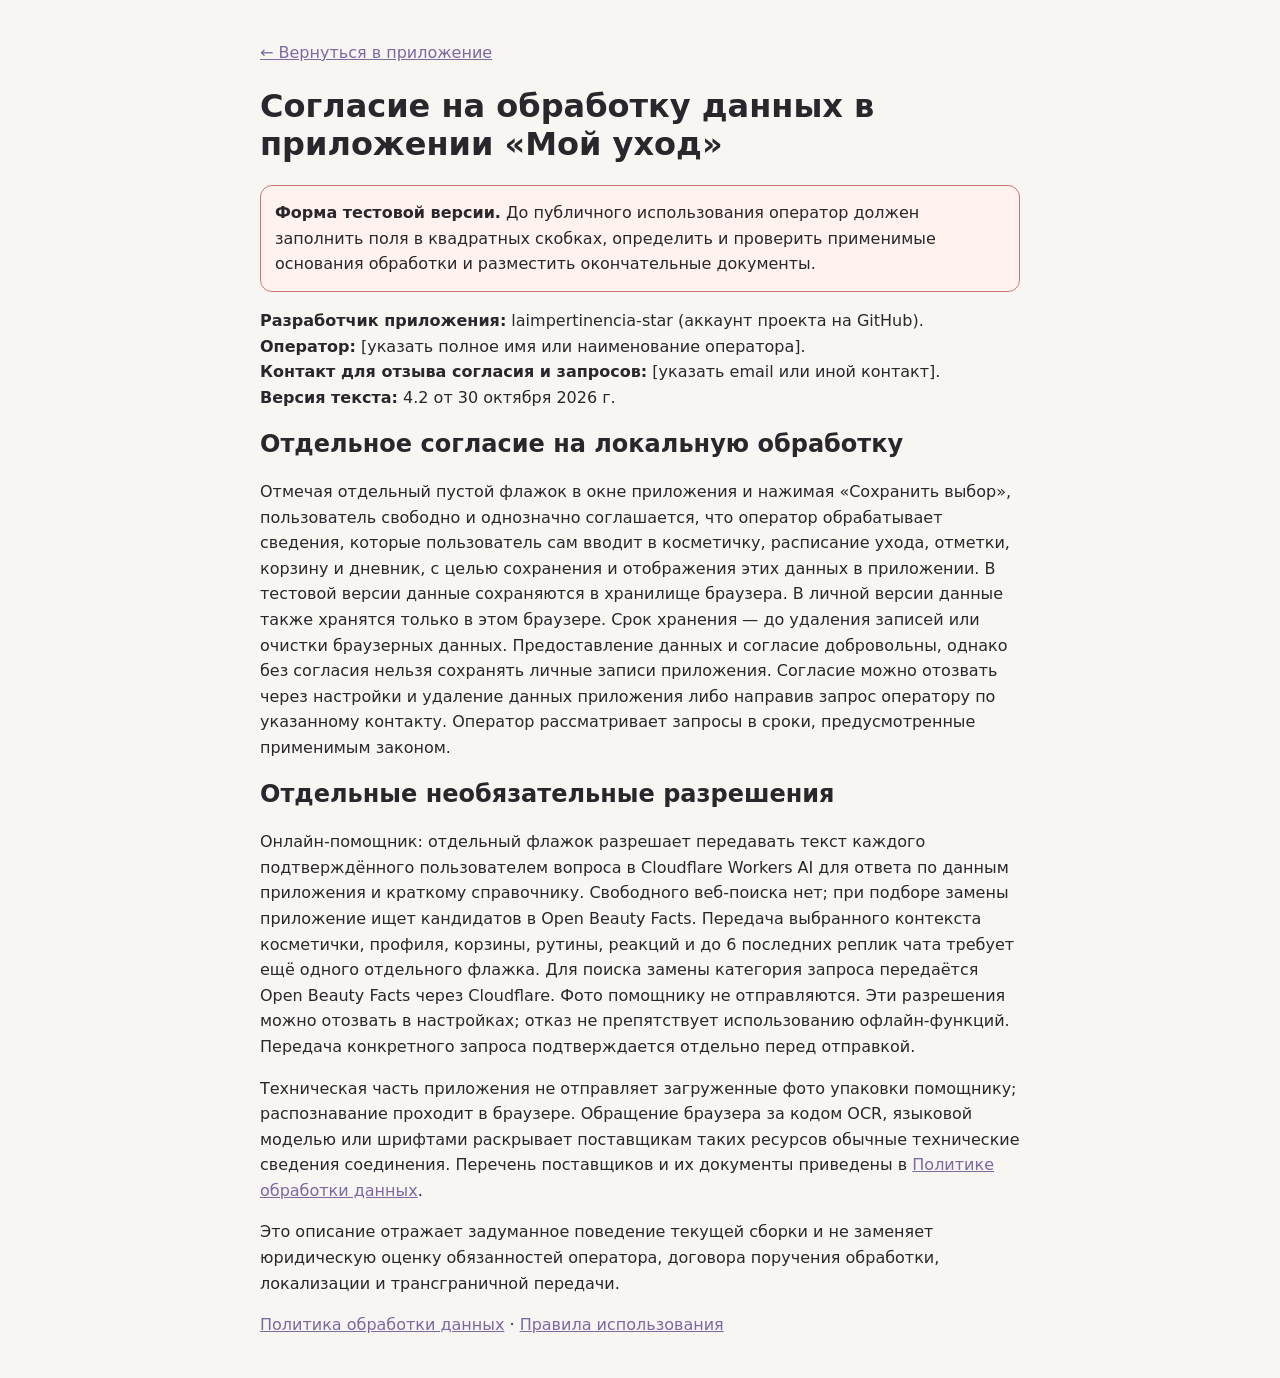
<file: consent.html>
<!doctype html>
<html lang="ru"><meta charset="utf-8"><meta name="viewport" content="width=device-width,initial-scale=1"><title>Согласие на обработку данных — Мой уход</title>
<style>body{max-width:760px;margin:40px auto;padding:0 20px;font:16px/1.6 system-ui,sans-serif;color:#29272b;background:#f8f6f3}h1,h2{line-height:1.2}a{color:#7d68a2}.draft{padding:14px;border:1px solid #c77;border-radius:12px;background:#fff2ef}</style>
<body><p><a href="./">← Вернуться в приложение</a></p><h1>Согласие на обработку данных в приложении «Мой уход»</h1><p class="draft"><strong>Форма тестовой версии.</strong> До публичного использования оператор должен заполнить поля в квадратных скобках, определить и проверить применимые основания обработки и разместить окончательные документы.</p>
<p><strong>Разработчик приложения:</strong> laimpertinencia-star (аккаунт проекта на GitHub).<br><strong>Оператор:</strong> [указать полное имя или наименование оператора].<br><strong>Контакт для отзыва согласия и запросов:</strong> [указать email или иной контакт].<br><strong>Версия текста:</strong> 4.2 от 30 октября 2026 г.</p>
<h2>Отдельное согласие на локальную обработку</h2><p>Отмечая отдельный пустой флажок в окне приложения и нажимая «Сохранить выбор», пользователь свободно и однозначно соглашается, что оператор обрабатывает сведения, которые пользователь сам вводит в косметичку, расписание ухода, отметки, корзину и дневник, с целью сохранения и отображения этих данных в приложении. В тестовой версии данные сохраняются в хранилище браузера. В личной версии данные также хранятся только в этом браузере. Срок хранения — до удаления записей или очистки браузерных данных. Предоставление данных и согласие добровольны, однако без согласия нельзя сохранять личные записи приложения. Согласие можно отозвать через настройки и удаление данных приложения либо направив запрос оператору по указанному контакту. Оператор рассматривает запросы в сроки, предусмотренные применимым законом.</p>
<h2>Отдельные необязательные разрешения</h2><p>Онлайн-помощник: отдельный флажок разрешает передавать текст каждого подтверждённого пользователем вопроса в Cloudflare Workers AI для ответа по данным приложения и краткому справочнику. Свободного веб-поиска нет; при подборе замены приложение ищет кандидатов в Open Beauty Facts. Передача выбранного контекста косметички, профиля, корзины, рутины, реакций и до 6 последних реплик чата требует ещё одного отдельного флажка. Для поиска замены категория запроса передаётся Open Beauty Facts через Cloudflare. Фото помощнику не отправляются. Эти разрешения можно отозвать в настройках; отказ не препятствует использованию офлайн-функций. Передача конкретного запроса подтверждается отдельно перед отправкой.</p>

<p>Техническая часть приложения не отправляет загруженные фото упаковки помощнику; распознавание проходит в браузере. Обращение браузера за кодом OCR, языковой моделью или шрифтами раскрывает поставщикам таких ресурсов обычные технические сведения соединения. Перечень поставщиков и их документы приведены в <a href="privacy.html">Политике обработки данных</a>.</p>
<p>Это описание отражает задуманное поведение текущей сборки и не заменяет юридическую оценку обязанностей оператора, договора поручения обработки, локализации и трансграничной передачи.</p><p><a href="privacy.html">Политика обработки данных</a> · <a href="terms.html">Правила использования</a></p></body></html>
</file>
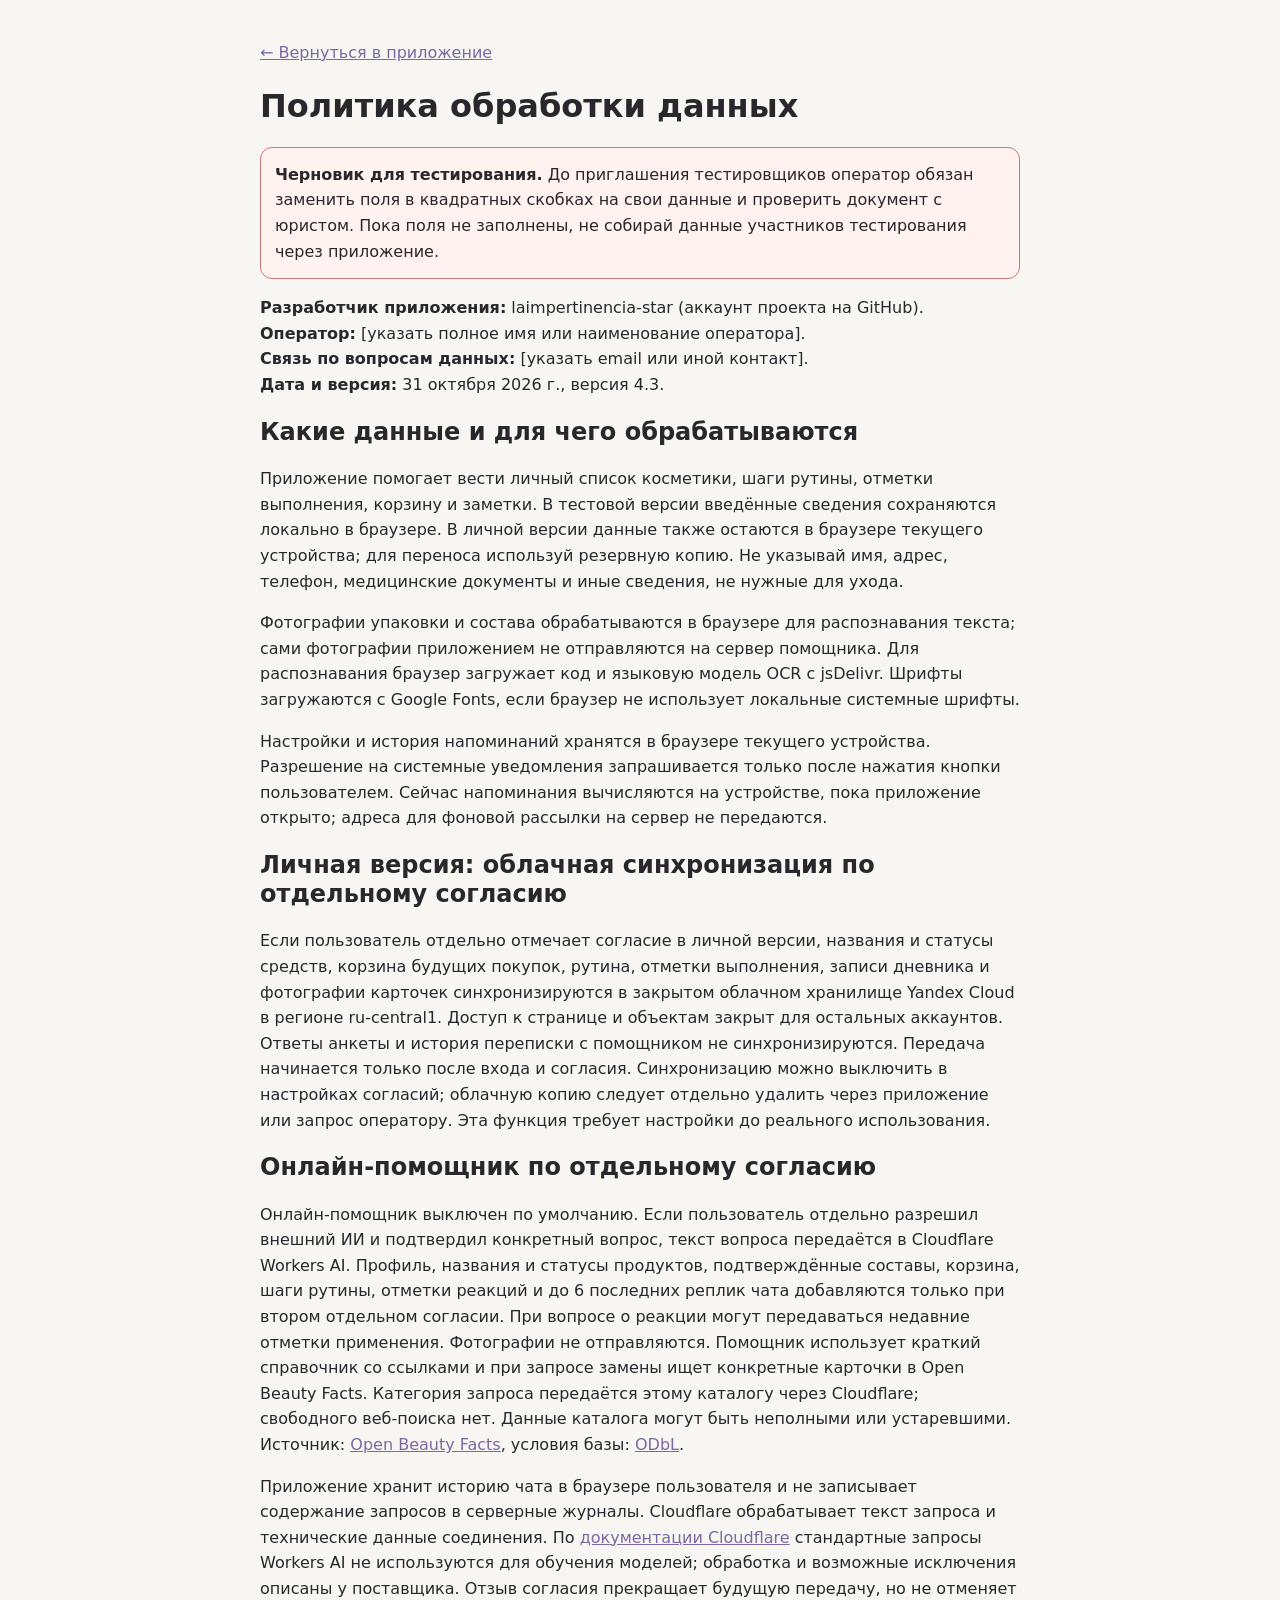
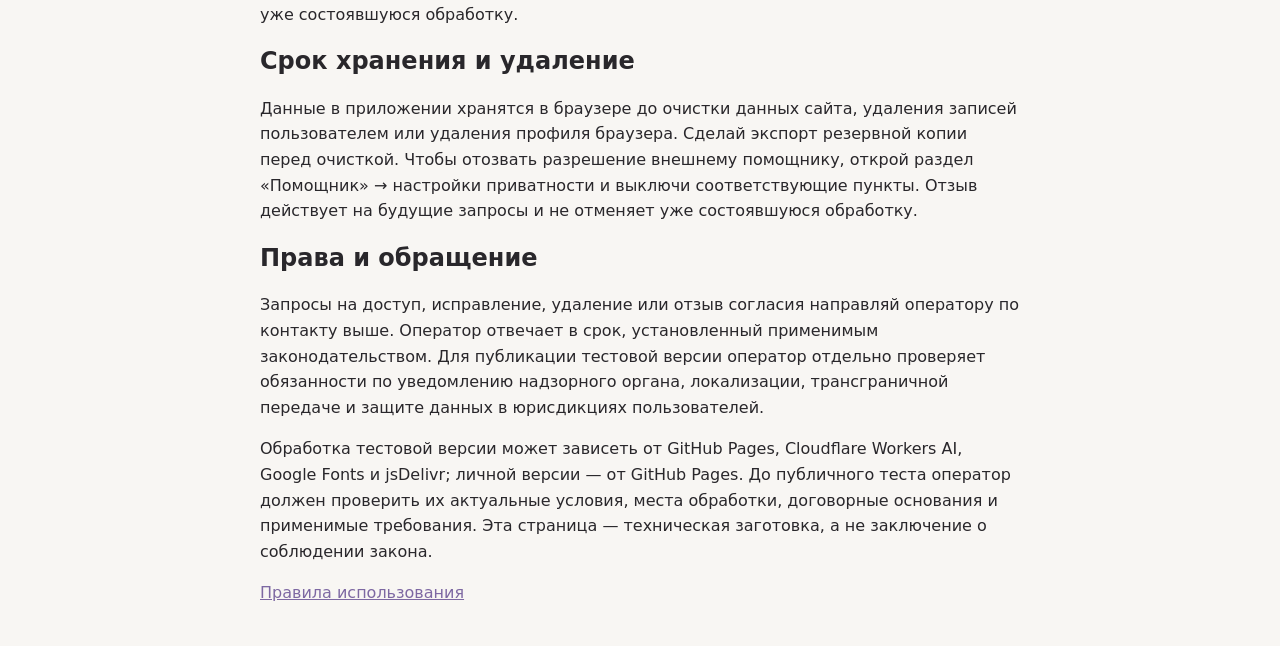
<file: privacy.html>
<!doctype html>
<html lang="ru"><meta charset="utf-8"><meta name="viewport" content="width=device-width,initial-scale=1"><title>Политика обработки данных — Мой уход</title>
<style>body{max-width:760px;margin:40px auto;padding:0 20px;font:16px/1.6 system-ui,sans-serif;color:#29272b;background:#f8f6f3}h1,h2{line-height:1.2}a{color:#7d68a2}.draft{padding:14px;border:1px solid #c77;border-radius:12px;background:#fff2ef}</style>
<body><p><a href="./">← Вернуться в приложение</a></p><h1>Политика обработки данных</h1><p class="draft"><strong>Черновик для тестирования.</strong> До приглашения тестировщиков оператор обязан заменить поля в квадратных скобках на свои данные и проверить документ с юристом. Пока поля не заполнены, не собирай данные участников тестирования через приложение.</p>
<p><strong>Разработчик приложения:</strong> laimpertinencia-star (аккаунт проекта на GitHub).<br><strong>Оператор:</strong> [указать полное имя или наименование оператора].<br><strong>Связь по вопросам данных:</strong> [указать email или иной контакт].<br><strong>Дата и версия:</strong> 31 октября 2026 г., версия 4.3.</p>
<h2>Какие данные и для чего обрабатываются</h2><p>Приложение помогает вести личный список косметики, шаги рутины, отметки выполнения, корзину и заметки. В тестовой версии введённые сведения сохраняются локально в браузере. В личной версии данные также остаются в браузере текущего устройства; для переноса используй резервную копию. Не указывай имя, адрес, телефон, медицинские документы и иные сведения, не нужные для ухода.</p>
<p>Фотографии упаковки и состава обрабатываются в браузере для распознавания текста; сами фотографии приложением не отправляются на сервер помощника. Для распознавания браузер загружает код и языковую модель OCR с jsDelivr. Шрифты загружаются с Google Fonts, если браузер не использует локальные системные шрифты.</p>
<p>Настройки и история напоминаний хранятся в браузере текущего устройства. Разрешение на системные уведомления запрашивается только после нажатия кнопки пользователем. Сейчас напоминания вычисляются на устройстве, пока приложение открыто; адреса для фоновой рассылки на сервер не передаются.</p>
<h2>Личная версия: облачная синхронизация по отдельному согласию</h2><p>Если пользователь отдельно отмечает согласие в личной версии, названия и статусы средств, корзина будущих покупок, рутина, отметки выполнения, записи дневника и фотографии карточек синхронизируются в закрытом облачном хранилище Yandex Cloud в регионе ru-central1. Доступ к странице и объектам закрыт для остальных аккаунтов. Ответы анкеты и история переписки с помощником не синхронизируются. Передача начинается только после входа и согласия. Синхронизацию можно выключить в настройках согласий; облачную копию следует отдельно удалить через приложение или запрос оператору. Эта функция требует настройки до реального использования.<h2>Онлайн-помощник по отдельному согласию</h2><p>Онлайн-помощник выключен по умолчанию. Если пользователь отдельно разрешил внешний ИИ и подтвердил конкретный вопрос, текст вопроса передаётся в Cloudflare Workers AI. Профиль, названия и статусы продуктов, подтверждённые составы, корзина, шаги рутины, отметки реакций и до 6 последних реплик чата добавляются только при втором отдельном согласии. При вопросе о реакции могут передаваться недавние отметки применения. Фотографии не отправляются. Помощник использует краткий справочник со ссылками и при запросе замены ищет конкретные карточки в Open Beauty Facts. Категория запроса передаётся этому каталогу через Cloudflare; свободного веб-поиска нет. Данные каталога могут быть неполными или устаревшими. Источник: <a href="https://world.openbeautyfacts.org/">Open Beauty Facts</a>, условия базы: <a href="https://opendatacommons.org/licenses/odbl/1-0/">ODbL</a>.</p>
<p>Приложение хранит историю чата в браузере пользователя и не записывает содержание запросов в серверные журналы. Cloudflare обрабатывает текст запроса и технические данные соединения. По <a href="https://developers.cloudflare.com/workers-ai/platform/data-usage/" rel="noopener noreferrer">документации Cloudflare</a> стандартные запросы Workers AI не используются для обучения моделей; обработка и возможные исключения описаны у поставщика. Отзыв согласия прекращает будущую передачу, но не отменяет уже состоявшуюся обработку.</p>
<h2>Срок хранения и удаление</h2><p>Данные в приложении хранятся в браузере до очистки данных сайта, удаления записей пользователем или удаления профиля браузера. Сделай экспорт резервной копии перед очисткой. Чтобы отозвать разрешение внешнему помощнику, открой раздел «Помощник» → настройки приватности и выключи соответствующие пункты. Отзыв действует на будущие запросы и не отменяет уже состоявшуюся обработку.</p>
<h2>Права и обращение</h2><p>Запросы на доступ, исправление, удаление или отзыв согласия направляй оператору по контакту выше. Оператор отвечает в срок, установленный применимым законодательством. Для публикации тестовой версии оператор отдельно проверяет обязанности по уведомлению надзорного органа, локализации, трансграничной передаче и защите данных в юрисдикциях пользователей.</p>
<p>Обработка тестовой версии может зависеть от GitHub Pages, Cloudflare Workers AI, Google Fonts и jsDelivr; личной версии — от GitHub Pages. До публичного теста оператор должен проверить их актуальные условия, места обработки, договорные основания и применимые требования. Эта страница — техническая заготовка, а не заключение о соблюдении закона.</p><p><a href="terms.html">Правила использования</a></p></body></html>
</file>
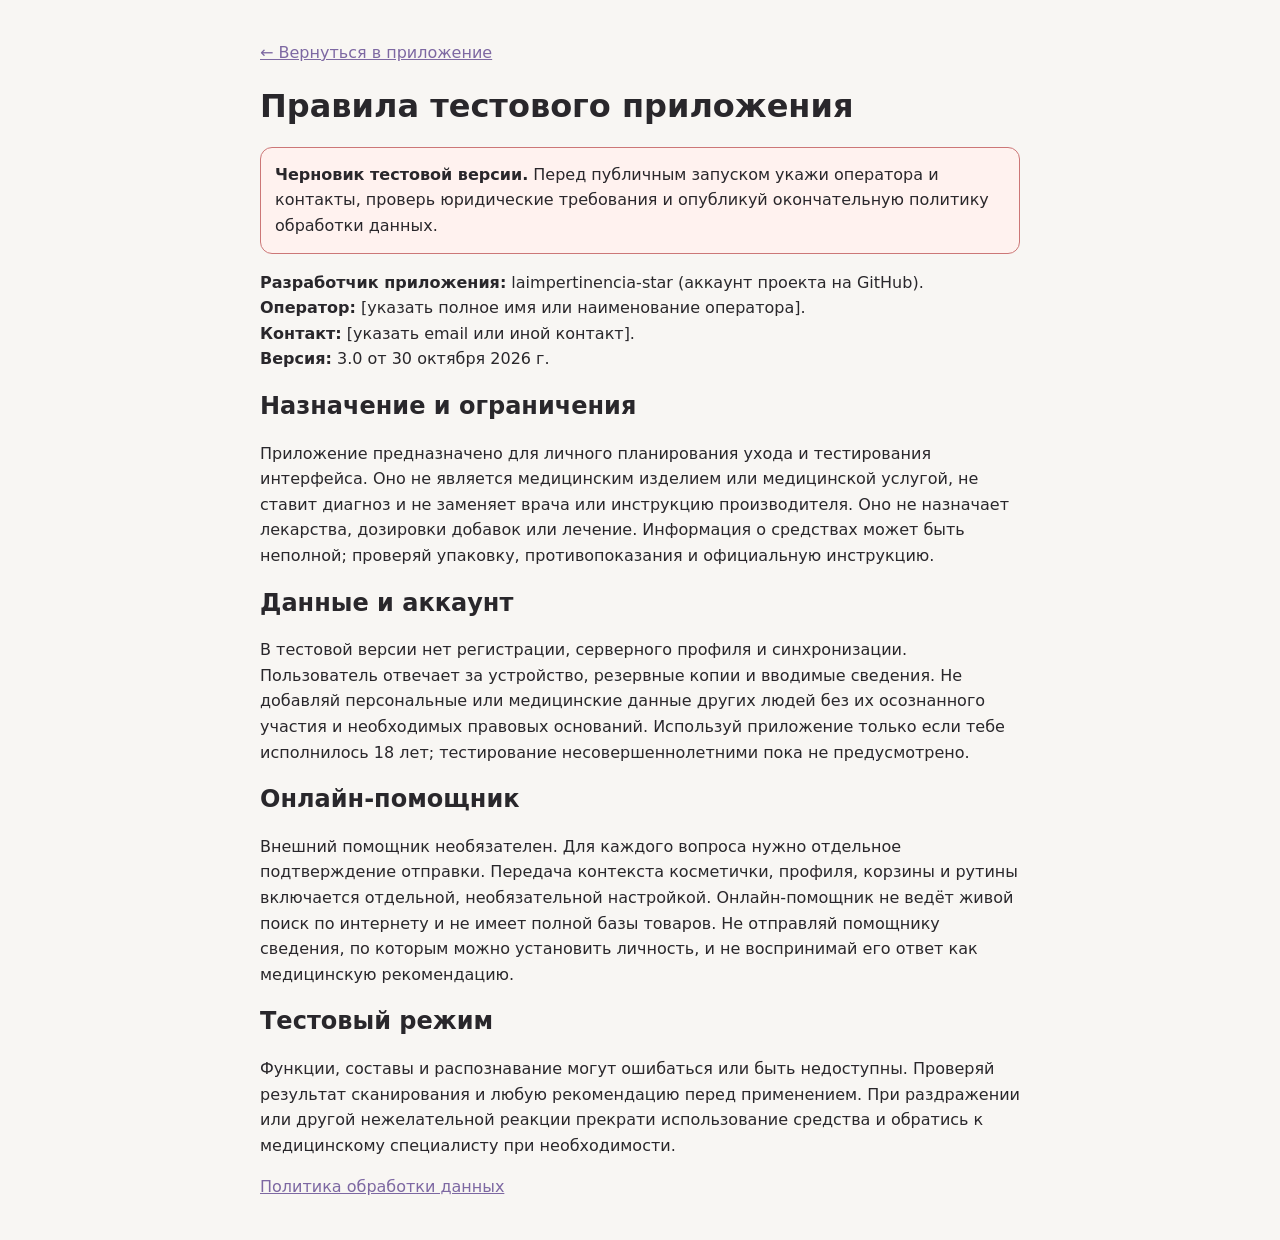
<file: terms.html>
<!doctype html>
<html lang="ru"><meta charset="utf-8"><meta name="viewport" content="width=device-width,initial-scale=1"><title>Правила тестового приложения — Мой уход</title>
<style>body{max-width:760px;margin:40px auto;padding:0 20px;font:16px/1.6 system-ui,sans-serif;color:#29272b;background:#f8f6f3}h1,h2{line-height:1.2}a{color:#7d68a2}.draft{padding:14px;border:1px solid #c77;border-radius:12px;background:#fff2ef}</style>
<body><p><a href="./">← Вернуться в приложение</a></p><h1>Правила тестового приложения</h1><p class="draft"><strong>Черновик тестовой версии.</strong> Перед публичным запуском укажи оператора и контакты, проверь юридические требования и опубликуй окончательную политику обработки данных.</p>
<p><strong>Разработчик приложения:</strong> laimpertinencia-star (аккаунт проекта на GitHub).<br><strong>Оператор:</strong> [указать полное имя или наименование оператора].<br><strong>Контакт:</strong> [указать email или иной контакт].<br><strong>Версия:</strong> 3.0 от 30 октября 2026 г.</p>
<h2>Назначение и ограничения</h2><p>Приложение предназначено для личного планирования ухода и тестирования интерфейса. Оно не является медицинским изделием или медицинской услугой, не ставит диагноз и не заменяет врача или инструкцию производителя. Оно не назначает лекарства, дозировки добавок или лечение. Информация о средствах может быть неполной; проверяй упаковку, противопоказания и официальную инструкцию.</p>
<h2>Данные и аккаунт</h2><p>В тестовой версии нет регистрации, серверного профиля и синхронизации. Пользователь отвечает за устройство, резервные копии и вводимые сведения. Не добавляй персональные или медицинские данные других людей без их осознанного участия и необходимых правовых оснований. Используй приложение только если тебе исполнилось 18 лет; тестирование несовершеннолетними пока не предусмотрено.</p>
<h2>Онлайн-помощник</h2><p>Внешний помощник необязателен. Для каждого вопроса нужно отдельное подтверждение отправки. Передача контекста косметички, профиля, корзины и рутины включается отдельной, необязательной настройкой. Онлайн-помощник не ведёт живой поиск по интернету и не имеет полной базы товаров. Не отправляй помощнику сведения, по которым можно установить личность, и не воспринимай его ответ как медицинскую рекомендацию.</p>
<h2>Тестовый режим</h2><p>Функции, составы и распознавание могут ошибаться или быть недоступны. Проверяй результат сканирования и любую рекомендацию перед применением. При раздражении или другой нежелательной реакции прекрати использование средства и обратись к медицинскому специалисту при необходимости.</p>
<p><a href="privacy.html">Политика обработки данных</a></p></body></html>
</file>
<file: care-features.css>
.care-product-form h3,.care-reactions h3{margin:18px 0 6px;font-size:18px}
.care-inline-actions{display:flex;flex-wrap:wrap;align-items:center;gap:8px}
.care-inline-actions button,.care-detail-button,.care-frequency-button,.care-reaction-shortcut{min-height:40px;border:1px solid var(--line);border-radius:12px;background:var(--surface);color:var(--purple);padding:7px 10px;font-size:12px;font-weight:600;line-height:1.25;cursor:pointer}
.care-inline-actions button.selected{background:var(--purple);color:#fff}
.care-form-grid{display:grid;grid-template-columns:repeat(2,minmax(0,1fr));gap:10px}
.care-card-tools{display:grid;grid-template-columns:repeat(2,minmax(0,1fr));gap:7px;margin-top:8px}
.care-form-grid .field,.care-product-controls .field{min-width:0}
.care-form-grid input,.care-product-controls select{width:100%;min-width:0}
.care-check,.care-day{display:flex;align-items:center;gap:8px;min-height:40px}
.care-check input,.care-day input{flex:none}
.care-product-controls{display:flex;align-items:end;justify-content:space-between;gap:12px;margin:8px 0 18px}
.care-product-controls .care-count{margin:0;color:var(--muted);font-size:12px}
.care-expiry-badge,.care-preference-note{padding:9px 11px;border-radius:12px;background:#f6ece6;color:#744f42;font-size:12px;line-height:1.4}
.care-soft-note{color:var(--muted);font-size:11px}
.care-basket-total{font-size:13px;color:var(--ink);font-weight:600}
.care-reaction-line{border-top:1px solid var(--line);padding:9px 0;font-size:12px}
.care-context-button{min-height:40px;border:1px solid var(--line);border-radius:10px;background:var(--surface);color:var(--purple);padding:7px 10px;font-size:12px;font-weight:600;cursor:pointer}
.step-edit .care-context-button{display:block;margin-top:5px;max-width:100%;white-space:normal;text-align:left}
#careProfileButton{min-height:40px}
.care-reminder[hidden],.care-preference-note[hidden],#careTransferNotice[hidden]{display:none}
.care-frequency-button{grid-column:1/-1;justify-self:end}
.product-card[hidden]{display:none!important}
.routine-step .care-reaction-shortcut{font-size:10px;min-height:34px}
@media(max-width:700px){
  .top{flex-wrap:wrap}
  #careProfileButton{min-height:42px}
  .care-form-grid{grid-template-columns:minmax(0,1fr)}
  .care-product-controls{display:grid;grid-template-columns:minmax(0,1fr)}
  .care-inline-actions button,.care-detail-button,.care-frequency-button{min-height:44px}
  .care-context-button{min-height:44px}
  .product-actions .care-detail-button{font-size:10px;padding:6px 4px}
  .routine-step .care-reaction-shortcut{grid-column:2/-1;justify-self:start}
}
.care-reaction-notice{display:grid;gap:9px;margin:12px 0;padding:14px 16px;border:1px solid #d6b9b5;border-radius:14px;background:#fff8f6;color:#5b3937}
.care-reaction-notice[hidden]{display:none}
.care-reaction-notice p{margin:0;line-height:1.5}
.care-reaction-notice button{justify-self:start;min-height:40px;padding:7px 12px;border:1px solid #d6b9b5;border-radius:9px;background:#fff;color:#704b47;font-size:12px;font-weight:600}
</file>
<file: care-notifications.css>
.care-notify-trigger{border:1px solid var(--line);background:rgba(255,255,255,.8);color:var(--ink);border-radius:12px;padding:9px 12px;min-height:42px;font-weight:600;white-space:nowrap}
.care-notify-overlay{position:fixed;inset:0;z-index:100;background:rgba(37,31,36,.45);display:grid;place-items:center;padding:16px;backdrop-filter:blur(5px)}
.care-notify-overlay[hidden]{display:none}.care-notify-open{overflow:hidden}
.care-notify-card{width:min(100%,530px);max-height:min(88dvh,760px);overflow:auto;background:var(--surface);border:1px solid var(--line);border-radius:20px;padding:23px;box-shadow:0 25px 70px rgba(33,25,30,.18)}
.care-notify-close{float:right;border:0;background:transparent;color:var(--muted);padding:4px 2px;font-weight:600}
.care-notify-title strong{font:600 32px/1.1 'Cormorant Garamond',Georgia,serif}.care-notify-title p{color:var(--muted);margin:5px 0 19px}
.care-notify-option{display:flex;gap:12px;align-items:flex-start;border-top:1px solid var(--line);padding:13px 0;cursor:pointer}.care-notify-option input{width:19px;height:19px;accent-color:var(--purple);flex:none;margin-top:3px}.care-notify-option strong,.care-notify-option small{display:block}.care-notify-option strong{font-size:14px}.care-notify-option small{font-size:12px;color:var(--muted);line-height:1.45;margin-top:2px}
.care-notify-times{display:grid;grid-template-columns:repeat(3,minmax(0,1fr));gap:9px;margin:12px 0}.care-notify-field{display:grid;gap:4px;font-size:11px;font-weight:600;color:var(--muted)}.care-notify-field input{width:100%;min-width:0;border:1px solid var(--line);border-radius:9px;padding:8px;background:#fff;color:var(--ink)}
.care-notify-permission{width:100%;min-height:43px;border:1px solid var(--line);border-radius:10px;background:var(--purple);color:#fff;font-weight:600}.care-notify-permission:disabled{opacity:.65}.care-notify-note{font-size:12px;line-height:1.5;color:var(--muted);margin:10px 0 18px}.care-notify-card h3{font-size:15px;margin:8px 0}.care-notify-list{display:grid;gap:7px}.care-notify-list p{margin:0;padding:10px 12px;border:1px solid var(--line);border-radius:10px;font-size:12px}.care-notify-list strong,.care-notify-list span{display:block}.care-notify-list span{color:var(--muted);margin-top:2px}
@media(max-width:700px){.care-notify-overlay{place-items:end center;padding:0}.care-notify-card{width:100%;max-height:90dvh;border-radius:22px 22px 0 0;padding:20px 17px calc(20px + env(safe-area-inset-bottom))}.care-notify-trigger{order:3;min-height:40px;font-size:12px}.care-notify-times{grid-template-columns:repeat(2,minmax(0,1fr))}}
</file>
<file: personal-cloud/cloud-gate.css>
body.cloud-lock > :not(#privateSyncGate) { visibility: hidden !important; }
.private-sync-gate { position: fixed; inset: 0; z-index: 2147483000; display: grid; place-items: center; padding: 24px; background: radial-gradient(circle at 20% 10%, #f4e7e3, transparent 34%), radial-gradient(circle at 90% 90%, #ebe5f0, transparent 36%), #f8f5f1; }
.private-sync-card { width: min(100%, 430px); padding: 34px; border: 1px solid rgba(255,255,255,.8); border-radius: 28px; background: rgba(255,255,255,.77); box-shadow: 0 18px 50px rgba(58,42,49,.12), inset 0 1px rgba(255,255,255,.9); backdrop-filter: blur(20px); }
.private-sync-kicker { color: #8c6e77; font: 700 11px/1.4 system-ui,sans-serif; letter-spacing: .18em; }
.private-sync-card h1 { margin: 12px 0; color: #29262b; font: 400 clamp(28px,8vw,38px)/1.15 Georgia,serif; }
.private-sync-card p { color: #726a72; font: 15px/1.6 system-ui,sans-serif; }
.private-sync-action { display: flex; justify-content: center; margin-top: 24px; padding: 14px 18px; border-radius: 16px; background: linear-gradient(145deg,#907880,#795d69); color: #fff; font: 700 15px/1.3 system-ui,sans-serif; text-decoration: none; }
.private-sync-card small { display: block; margin-top: 16px; color: #8b838a; font: 12px/1.5 system-ui,sans-serif; text-align: center; }
</file>
